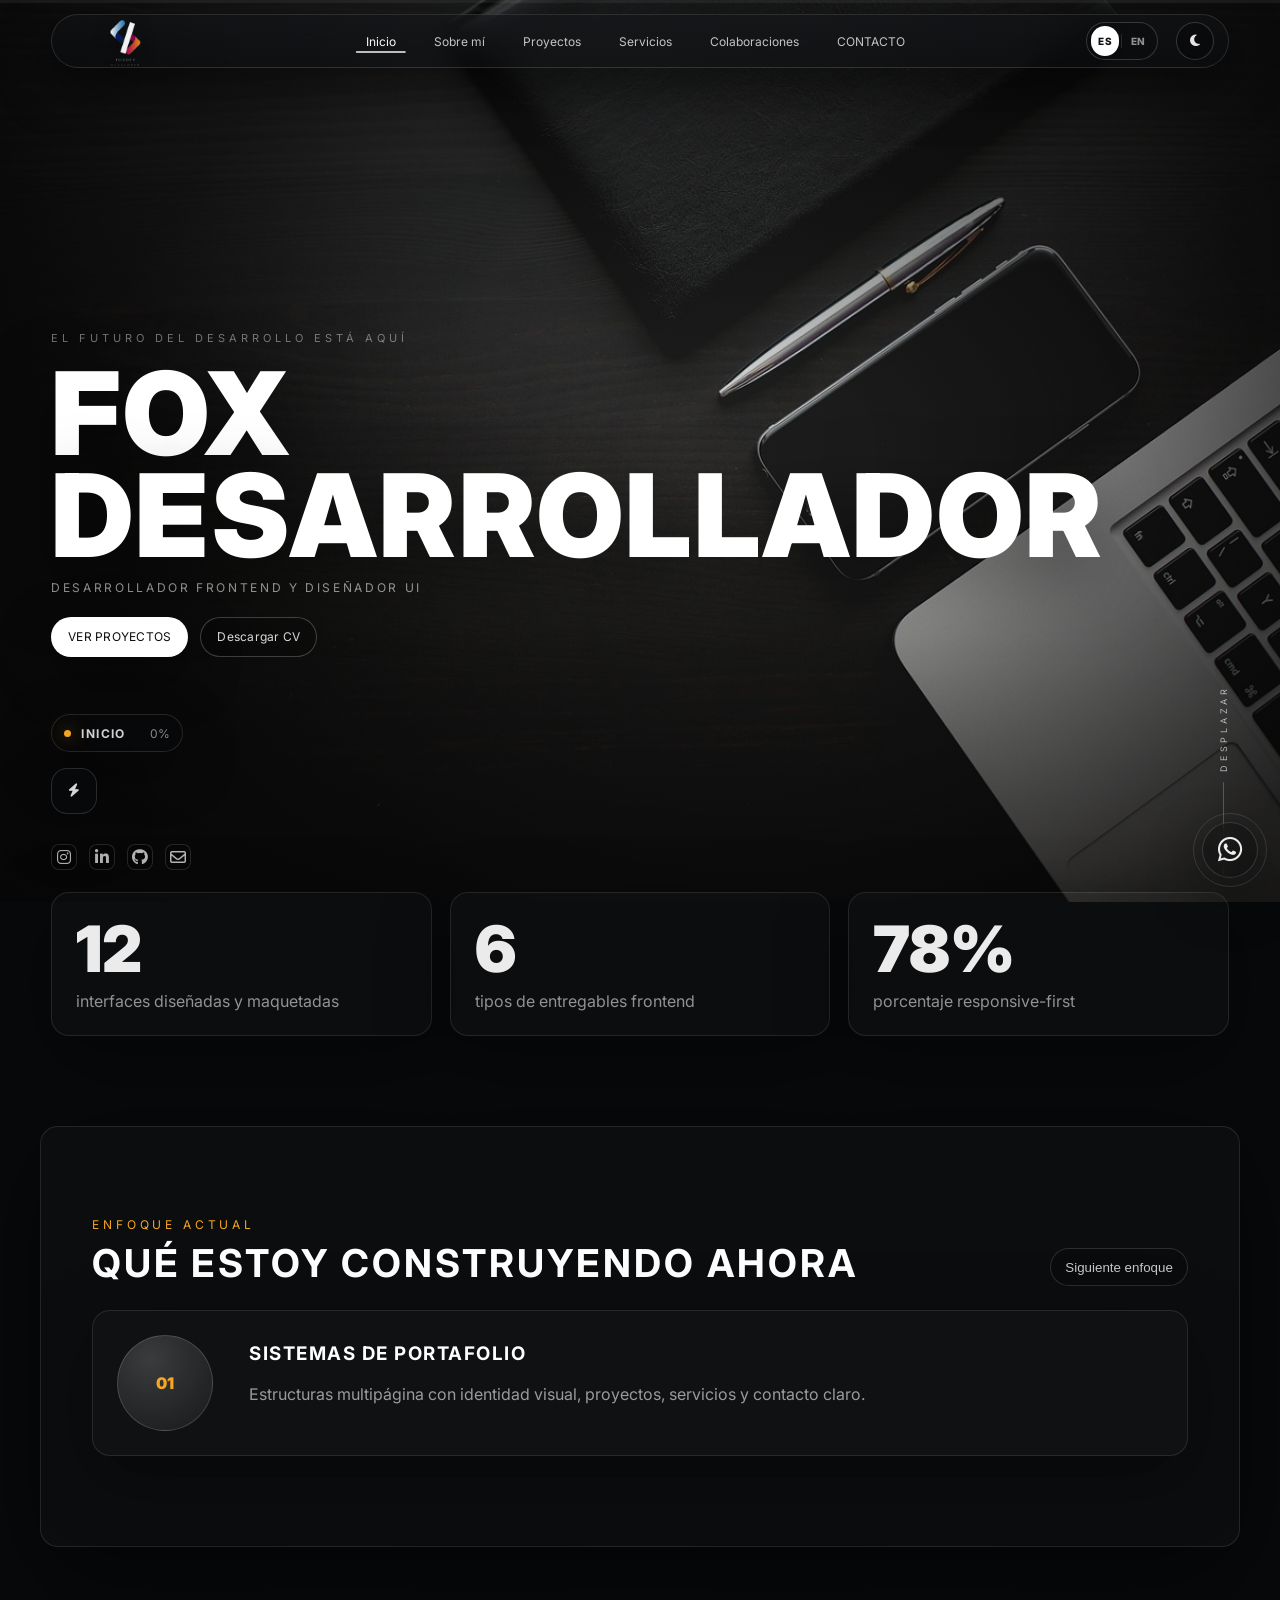
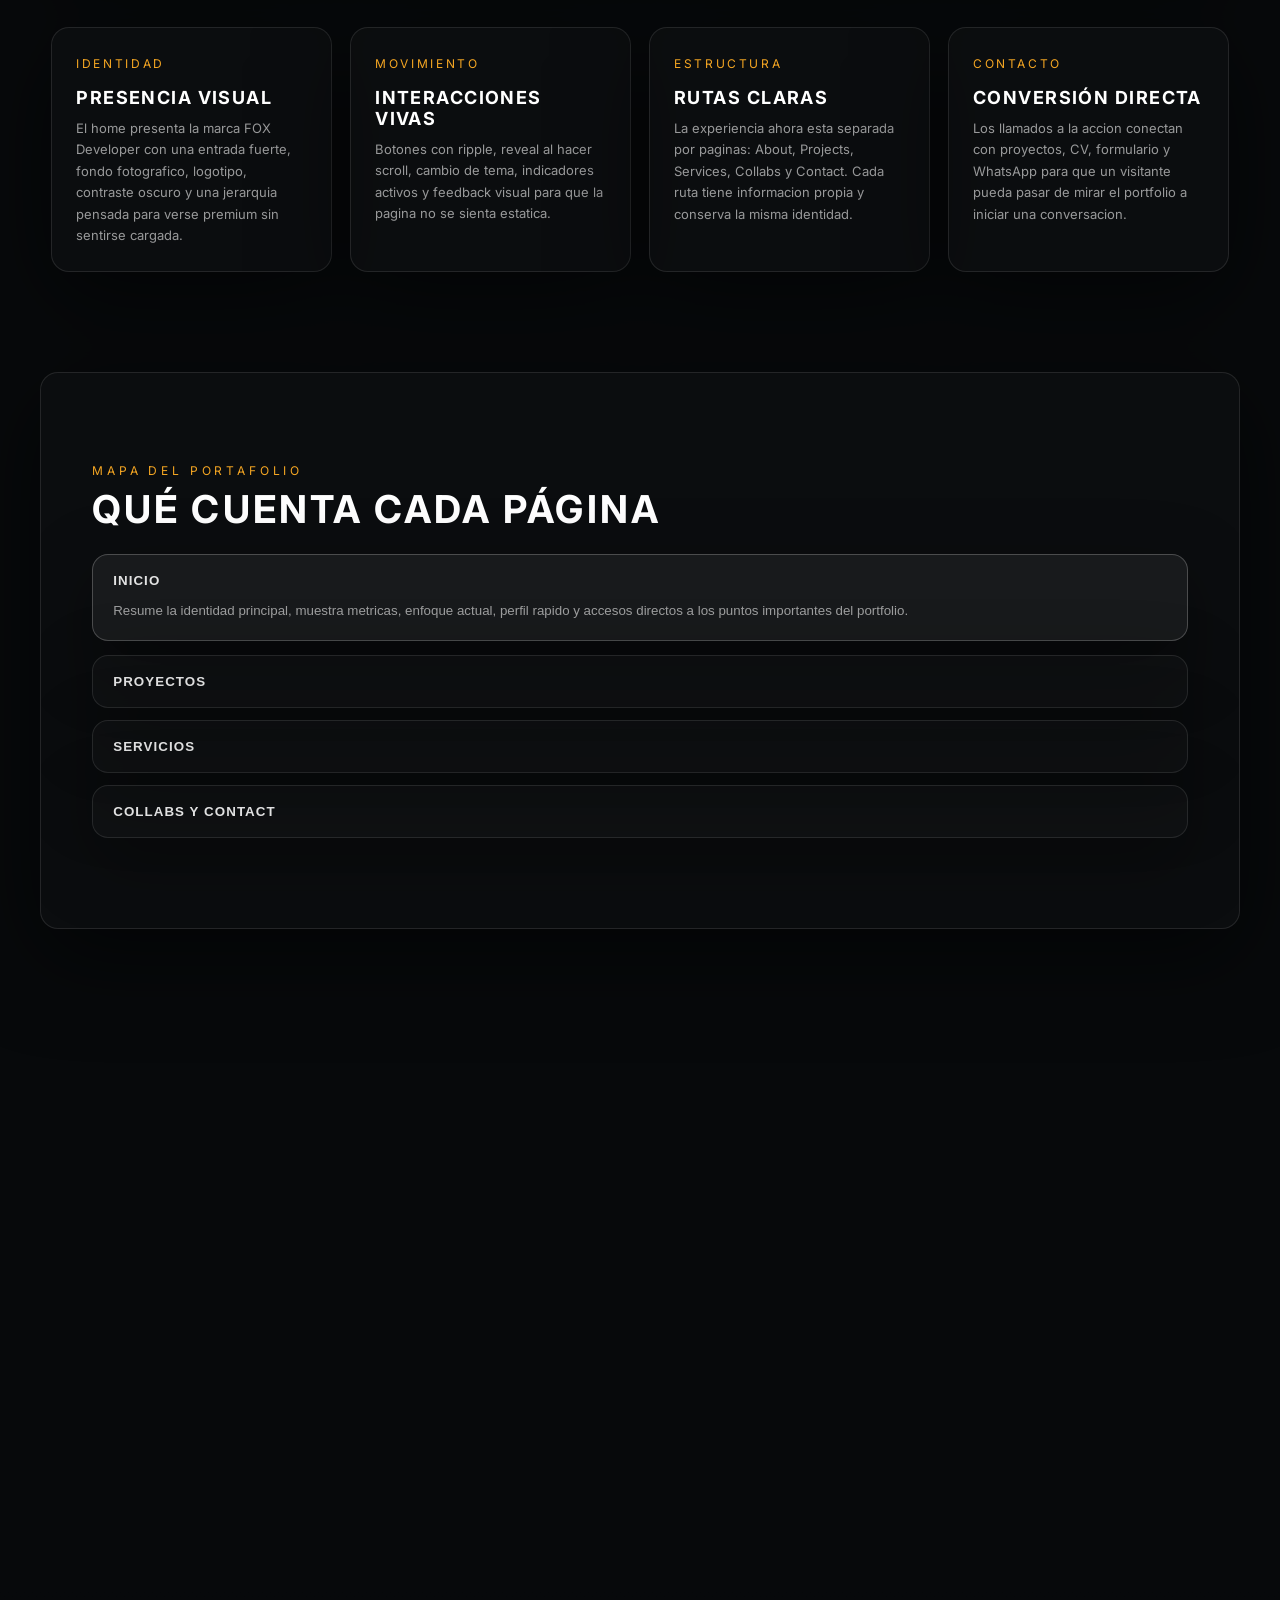
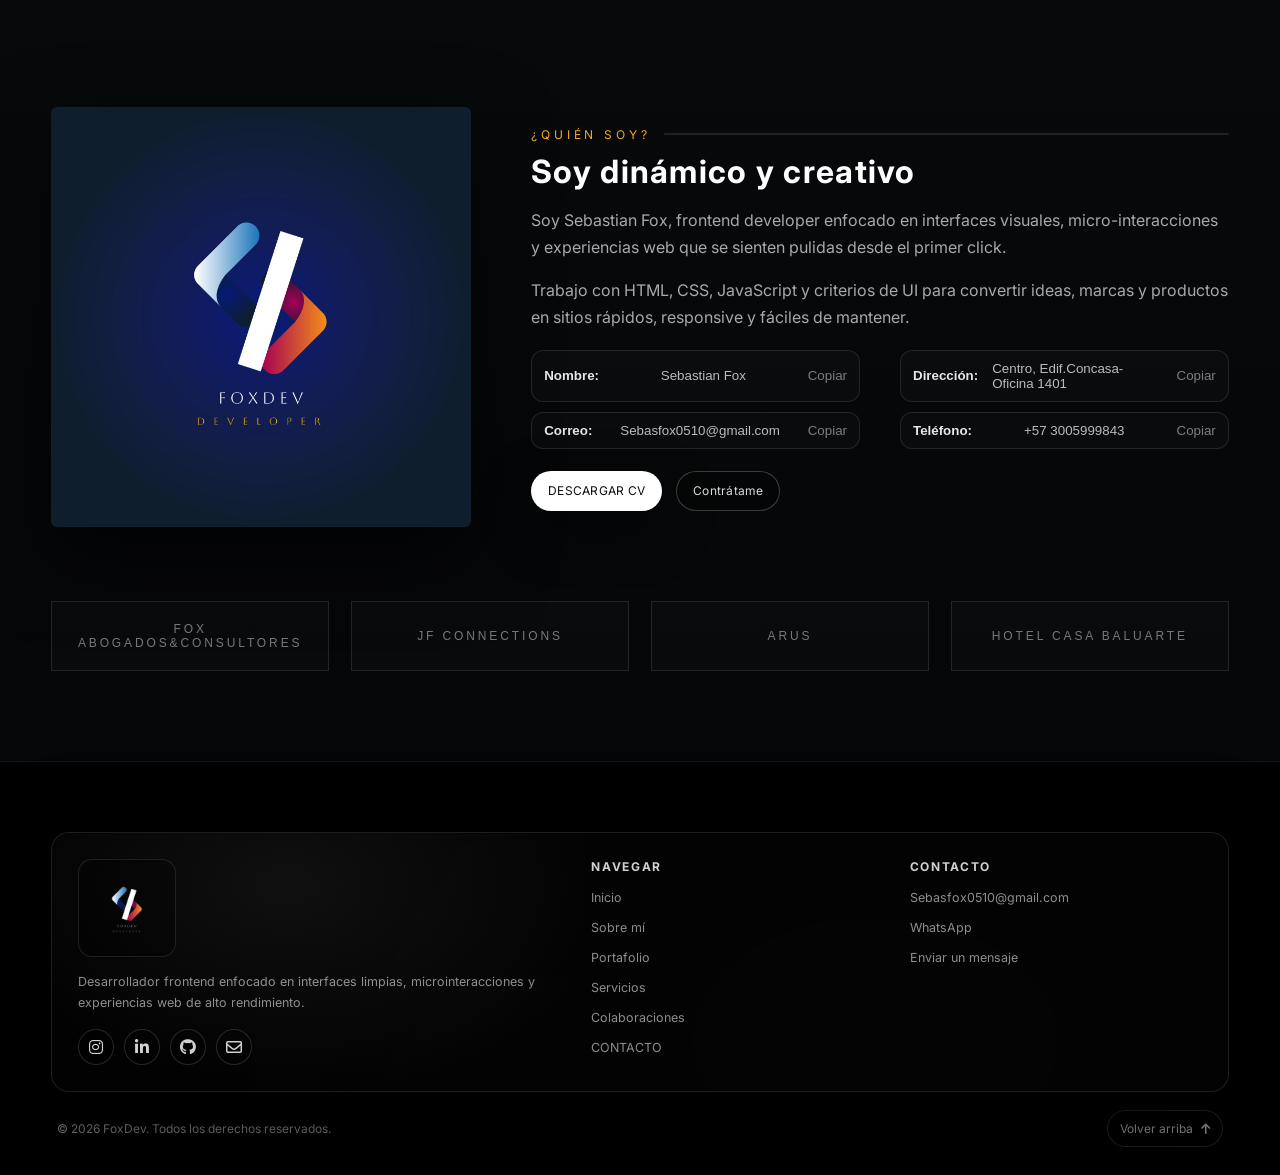
<file: index.html>
<!doctype html>
<html lang="es">
<head>
    <meta charset="utf-8">
    <meta name="viewport" content="width=device-width,initial-scale=1">
    <meta name="description" content="Portafolio frontend de FOX Developer con diseño UI, microinteracciones y experiencias web.">
    <meta property="og:title" content="FOX DEVELOPER">
    <meta property="og:description" content="Desarrollador frontend y diseñador UI.">
    <meta property="og:type" content="website">
    <meta property="og:image" content="assets/img/foxDev.jpeg">
    <meta name="twitter:card" content="summary_large_image">
    <title>FOX DEVELOPER | Home</title>
    <link rel="icon" type="image/jpg" href="assets/img/foxDev.jpeg">
    <link rel="preconnect" href="https://fonts.googleapis.com">
    <link rel="preconnect" href="https://fonts.gstatic.com" crossorigin>
    <link href="https://fonts.googleapis.com/css2?family=Inter:wght@300;400;500;600;700;800;900&display=swap" rel="stylesheet">
    <link rel="stylesheet" href="https://cdnjs.cloudflare.com/ajax/libs/font-awesome/6.5.0/css/all.min.css">
    <link rel="stylesheet" href="assets/css/main.css?v=20260727-responsive2">
    <script src="assets/js/i18n.js?v=20260727-analytics" defer></script>
    <script src="assets/js/main.js?v=20260727-analytics" defer></script>
</head>
<body>
    <div class="app" id="top">
        <div class="hero-bg" aria-hidden="true"></div>

        <header class="topbar">
            <div class="nav-pill">
                <div class="logo">
                    <a href="index.html">
                        <img src="assets/img/logoFox.png" alt="FOXDEV Logo" class="logo-img dark-logo">
                        <img src="assets/img/logoFox.png" alt="FOXDEV Logo Light" class="logo-img light-logo">
                    </a>
                    
                </div>
                <nav class="nav">
                    <a class="nav-link is-active" href="index.html" data-section="home">Home</a>
                    <a class="nav-link" href="about.html" data-section="about">About</a>
                    <a class="nav-link" href="projects.html" data-section="projects">Projects</a>
                    <a class="nav-link" href="services.html" data-section="services">Services</a>
                    <a class="nav-link" href="collabs.html" data-section="collaboration">Collabs</a>
                    <a class="nav-link" href="contact.html" data-section="contact">Contact</a>
                    <span class="nav-underline" aria-hidden="true"></span>
                </nav>
                <button class="theme-btn" id="themeBtn" aria-label="Cambiar tema" title="Cambiar tema">
                    <i class="fa-solid fa-moon"></i>
                </button>
            </div>
        </header>

        <main class="hero" id="home">
            <div class="hero-content">
                <div class="kicker">THE FUTURE OF DEVELOPMENT IS HERE</div>
                <h1 class="headline">
                    <span class="headline word1">FOX</span>
                    <span class="headline word2">DEVELOPER</span>
                </h1>
                <div class="subline">FRONTEND DEVELOPER &amp; UI DESIGNER</div>
                <div class="cta-row">
                    <a class="btn btn-primary" href="projects.html" id="viewProjectsBtn">View Projects</a>
                    <a class="btn btn-ghost" href="assets/CV.pdf" id="downloadResumeBtn" download>Download Resume</a>
                </div>
            </div>
            <nav class="bottom-left SocialLinks SocialLinks--compact" aria-label="Social links">
                <a class="icon-btn SocialLinks-item" href="https://www.instagram.com/foxdeveloper_?igsh=M21qdjg2MnJ4czg1&amp;utm_source=qr" target="_blank" rel="noopener noreferrer" aria-label="Instagram" title="Instagram"><i class="fa-brands fa-instagram" aria-hidden="true"></i></a>
                <a class="icon-btn SocialLinks-item" href="https://www.linkedin.com/in/sebastian-fox-644816232" target="_blank" rel="noopener noreferrer" aria-label="LinkedIn" title="LinkedIn"><i class="fa-brands fa-linkedin-in" aria-hidden="true"></i></a>
                <a class="icon-btn SocialLinks-item" href="https://github.com/sebastianFox05" target="_blank" rel="noopener noreferrer" aria-label="GitHub" title="GitHub"><i class="fa-brands fa-github" aria-hidden="true"></i></a>
                <a class="icon-btn SocialLinks-item" href="mailto:Sebasfox0510@gmail.com" aria-label="Correo" title="Correo"><i class="fa-regular fa-envelope" aria-hidden="true"></i></a>
            </nav>
            <div class="scroll-indicator" aria-hidden="true">
                <div class="scroll-text">SCROLL</div>
                <div class="scroll-line"></div>
            </div>
        </main>

        <section class="metrics-strip" data-reveal>
            <article class="metric-card"><span class="metric-value" data-count="12">0</span><p>interfaces diseñadas y maquetadas</p></article>
            <article class="metric-card"><span class="metric-value" data-count="6">0</span><p>tipos de entregables frontend</p></article>
            <article class="metric-card"><span class="metric-value" data-count="100">0</span><p>porcentaje responsive-first</p></article>
        </section>

        <section class="portfolio-panel" data-reveal>
            <div class="panel-head">
                <div><div class="panel-kicker">CURRENT FOCUS</div><h2 class="panel-title">Que estoy construyendo ahora</h2></div>
                <button class="panel-btn" type="button" id="focusNext">Next focus</button>
            </div>
            <div class="focus-board" id="focusBoard">
                <div class="focus-orb"><span id="focusNumber">01</span></div>
                <div>
                    <h3 id="focusTitle">Portfolio systems</h3>
                    <p id="focusText">Estructuras multipagina con identidad visual, proyectos, servicios y contacto claro.</p>
                </div>
            </div>
        </section>

        <section class="info-grid" data-reveal>
            <article class="info-card"><span>Identity</span><h2>Presencia visual</h2><p>El home presenta la marca FOX Developer con una entrada fuerte, fondo fotografico, logotipo, contraste oscuro y una jerarquia pensada para verse premium sin sentirse cargada.</p></article>
            <article class="info-card"><span>Motion</span><h2>Interacciones vivas</h2><p>Botones con ripple, reveal al hacer scroll, cambio de tema, indicadores activos y feedback visual para que la pagina no se sienta estatica.</p></article>
            <article class="info-card"><span>Structure</span><h2>Rutas claras</h2><p>La experiencia ahora esta separada por paginas: About, Projects, Services, Collabs y Contact. Cada ruta tiene informacion propia y conserva la misma identidad.</p></article>
            <article class="info-card"><span>Contact</span><h2>Conversion directa</h2><p>Los llamados a la accion conectan con proyectos, CV, formulario y WhatsApp para que un visitante pueda pasar de mirar el portfolio a iniciar una conversacion.</p></article>
        </section>

        <section class="portfolio-panel" data-reveal>
            <div class="panel-head">
                <div><div class="panel-kicker">PORTFOLIO MAP</div><h2 class="panel-title">Que cuenta cada pagina</h2></div>
            </div>
            <div class="faq-list">
                <button class="faq-item active" type="button"><span>Home</span><p>Resume la identidad principal, muestra metricas, enfoque actual, perfil rapido y accesos directos a los puntos importantes del portfolio.</p></button>
                <button class="faq-item" type="button"><span>Projects</span><p>Presenta el carrusel visual, filtros por tipo de proyecto y una lectura mas clara de como se piensa cada caso desde UX, codigo y salida a produccion.</p></button>
                <button class="faq-item" type="button"><span>Services</span><p>Explica lo que se puede contratar, incluye un estimador interactivo y divide los servicios en paquetes para aterrizar el alcance.</p></button>
                <button class="faq-item" type="button"><span>Collabs y Contact</span><p>Ordena las formas de colaborar, muestra demos interactivas y facilita enviar un mensaje con contexto suficiente para arrancar.</p></button>
            </div>
        </section>

        <section class="portfolio-panel" data-reveal>
            <div class="panel-head">
                <div><div class="panel-kicker">QUALITY CHECK</div><h2 class="panel-title">Que reviso antes de entregar</h2></div>
            </div>
            <div class="info-grid">
                <article class="info-card"><span>01</span><h2>Contenido</h2><p>Que el mensaje principal sea claro, que cada seccion tenga una razon y que los llamados a la accion no compitan entre si.</p></article>
                <article class="info-card"><span>02</span><h2>Responsive</h2><p>Que la interfaz respire en escritorio, tablet y movil; sin textos cortados, tarjetas deformadas o navegacion incomoda.</p></article>
                <article class="info-card"><span>03</span><h2>Accesibilidad</h2><p>Que botones, enlaces, labels, contraste y foco sean utilizables, especialmente en formularios, navegacion y modales.</p></article>
                <article class="info-card"><span>04</span><h2>Performance</h2><p>Que los assets esten controlados, el JavaScript sea ligero y la pagina cargue rapido sin depender de efectos innecesarios.</p></article>
            </div>
        </section>

        <section class="about-section" id="about" data-reveal>
            <div class="about-wrapper">
                <div class="about-image" id="aboutTilt" data-reveal>
                    <img src="assets/img/foxDev.jpeg" alt="Profile">
                    <div class="about-glow" aria-hidden="true"></div>
                </div>
                <div class="about-content" data-reveal>
                    <div class="about-kicker">
                        WHO AM I?
                        <span class="about-progress" aria-hidden="true"></span>
                    </div>
                    <h2 class="about-title" data-type="I am Dynamic and Creative">I am Dynamic and Creative</h2>
                    <p>Soy Sebastian Fox, frontend developer enfocado en interfaces visuales, micro-interacciones y experiencias web que se sienten pulidas desde el primer click.</p>
                    <p>Trabajo con HTML, CSS, JavaScript y criterios de UI para convertir ideas, marcas y productos en sitios rapidos, responsive y faciles de mantener.</p>
                    <div class="about-data">
                        <button class="data-chip" type="button" data-copy="Sebastian Fox" aria-label="Copy Name"><strong>Name:</strong> Sebastian Fox <span class="chip-ico">copy</span></button>
                        <button class="data-chip" type="button" data-copy="Centro, Edif.Concasa-Oficina 1401" aria-label="Copy Address"><strong>Address:</strong> Centro, Edif.Concasa-Oficina 1401 <span class="chip-ico">copy</span></button>
                        <button class="data-chip" type="button" data-copy="Sebasfox0510@gmail.com" aria-label="Copy Email"><strong>Email:</strong> Sebasfox0510@gmail.com <span class="chip-ico">copy</span></button>
                        <button class="data-chip" type="button" data-copy="+57 3005999843" aria-label="Copy Phone"><strong>Phone:</strong> +57 3005999843 <span class="chip-ico">copy</span></button>
                    </div>
                    <div class="about-buttons">
                        <a class="btn btn-primary" href="assets/CV.pdf" id="downloadCvBtn">DOWNLOAD CV</a>
                        <a class="btn btn-ghost" href="contact.html" id="hireMeBtn">HIRE ME</a>
                    </div>
                </div>
            </div>
            <div class="about-brands" data-reveal>
                <button class="brand" type="button" data-brand="FOX ABOGADOS&CONSULTORES">FOX <br>ABOGADOS&CONSULTORES</button>
                <button class="brand" type="button" data-brand="JF CONNECTIONS">JF CONNECTIONS</button>
                <button class="brand" type="button" data-brand="ARUS">ARUS</button>
                <button class="brand" type="button" data-brand="HOTEL CASA BALUARTE">HOTEL CASA BALUARTE</button>
            </div>
        </section>

        <div class="toast" id="toast" role="status" aria-live="polite"></div>
    </div>

    <a href="https://wa.me/573005999843?text=Hola%20FoxDev%2C%20quiero%20cotizar%20un%20proyecto." class="wa-float" target="_blank" rel="noopener noreferrer" aria-label="Chatear por WhatsApp" title="WhatsApp" id="waFloat">
        <span class="wa-ping" aria-hidden="true"></span>
        <span class="wa-tooltip" role="tooltip">Escribenos en WhatsApp</span>
        <i class="fa-brands fa-whatsapp" aria-hidden="true"></i>
    </a>

    <footer class="ft" id="footer">
        <div class="ft-wrap">
            <div class="ft-top">
                <div class="ft-brand">
                    <div class="ft-logo ft-logo-foxdev">
                        <img src="assets/img/logoFox.png" alt="FOXDEV Logo" draggable="false">
                    </div>
                    <p class="ft-desc">Frontend developer focused on clean UI, micro-interactions, and performant web experiences.</p>
                    <div class="ft-social SocialLinks" aria-label="Social links">
                        <a class="ft-ic SocialLinks-item" href="https://www.instagram.com/foxdeveloper_?igsh=M21qdjg2MnJ4czg1&amp;utm_source=qr" target="_blank" rel="noopener noreferrer" aria-label="Instagram" title="Instagram"><i class="fa-brands fa-instagram" aria-hidden="true"></i></a>
                        <a class="ft-ic SocialLinks-item" href="https://www.linkedin.com/in/sebastian-fox-644816232" target="_blank" rel="noopener noreferrer" aria-label="LinkedIn" title="LinkedIn"><i class="fa-brands fa-linkedin-in" aria-hidden="true"></i></a>
                        <a class="ft-ic SocialLinks-item" href="https://github.com/sebastianFox05" target="_blank" rel="noopener noreferrer" aria-label="GitHub" title="GitHub"><i class="fa-brands fa-github" aria-hidden="true"></i></a>
                        <a class="ft-ic SocialLinks-item" href="mailto:Sebasfox0510@gmail.com" aria-label="Correo" title="Correo"><i class="fa-regular fa-envelope" aria-hidden="true"></i></a>
                    </div>
                </div>
                <div class="ft-col">
                    <h4 class="ft-title">Navigate</h4>
                    <ul class="ft-links">
                        <li><a href="index.html">Home</a></li>
                        <li><a href="about.html">About</a></li>
                        <li><a href="projects.html">Portfolio</a></li>
                        <li><a href="services.html">Services</a></li>
                        <li><a href="collabs.html">Collabs</a></li>
                        <li><a href="contact.html">Contact</a></li>
                    </ul>
                </div>
                <div class="ft-col">
                    <h4 class="ft-title">Contact</h4>
                    <ul class="ft-links">
                        <li><a href="mailto:Sebasfox0510@gmail.com">Sebasfox0510@gmail.com</a></li>
                        <li><a href="https://wa.me/573005999843" target="_blank" rel="noopener noreferrer">WhatsApp</a></li>
                        <li><a href="contact.html">Send a message</a></li>
                    </ul>
                </div>
            </div>
            <div class="ft-bottom">
                <span class="ft-copy">&copy; <span id="ftYear"></span> FoxDev. All rights reserved.</span>
                <a class="ft-toplink" href="#home" aria-label="Back to top">Back to top <i class="fa-solid fa-arrow-up"></i></a>
            </div>
        </div>
    </footer>
</body>
</html>
</file>
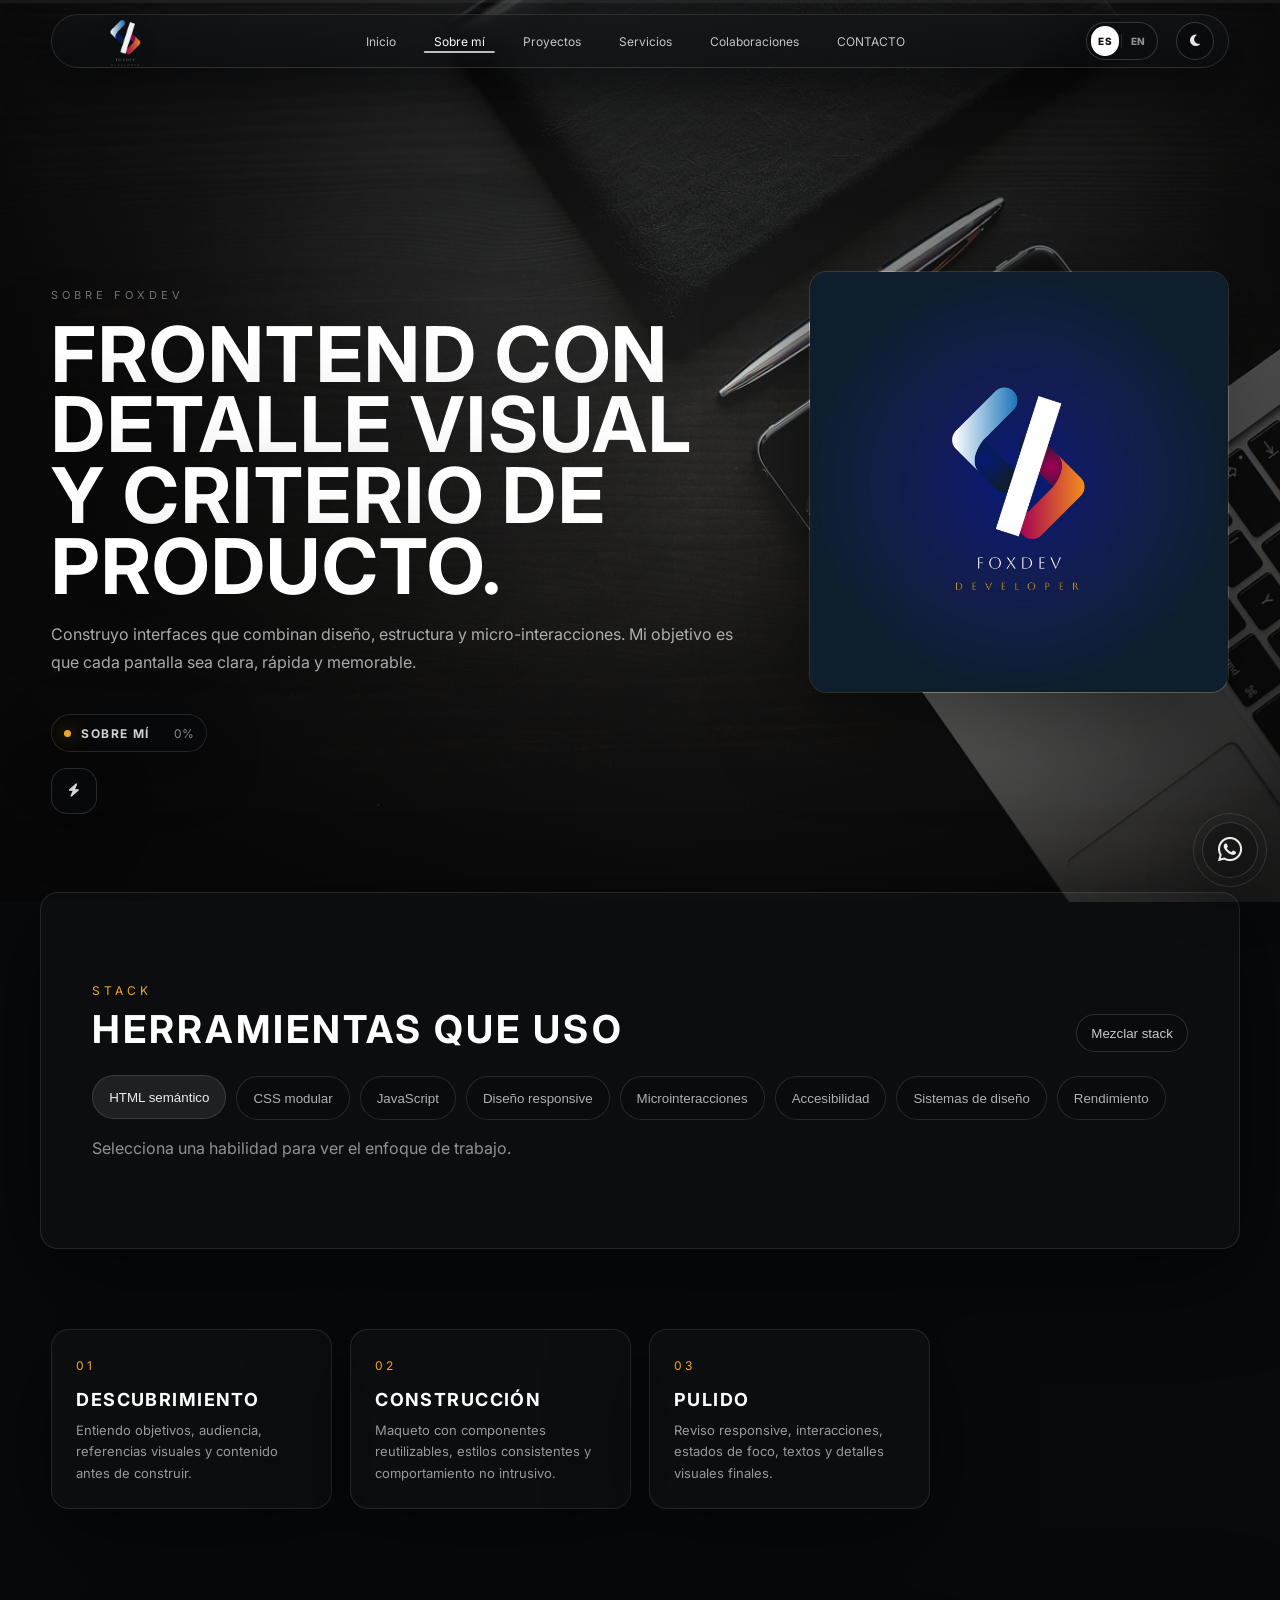
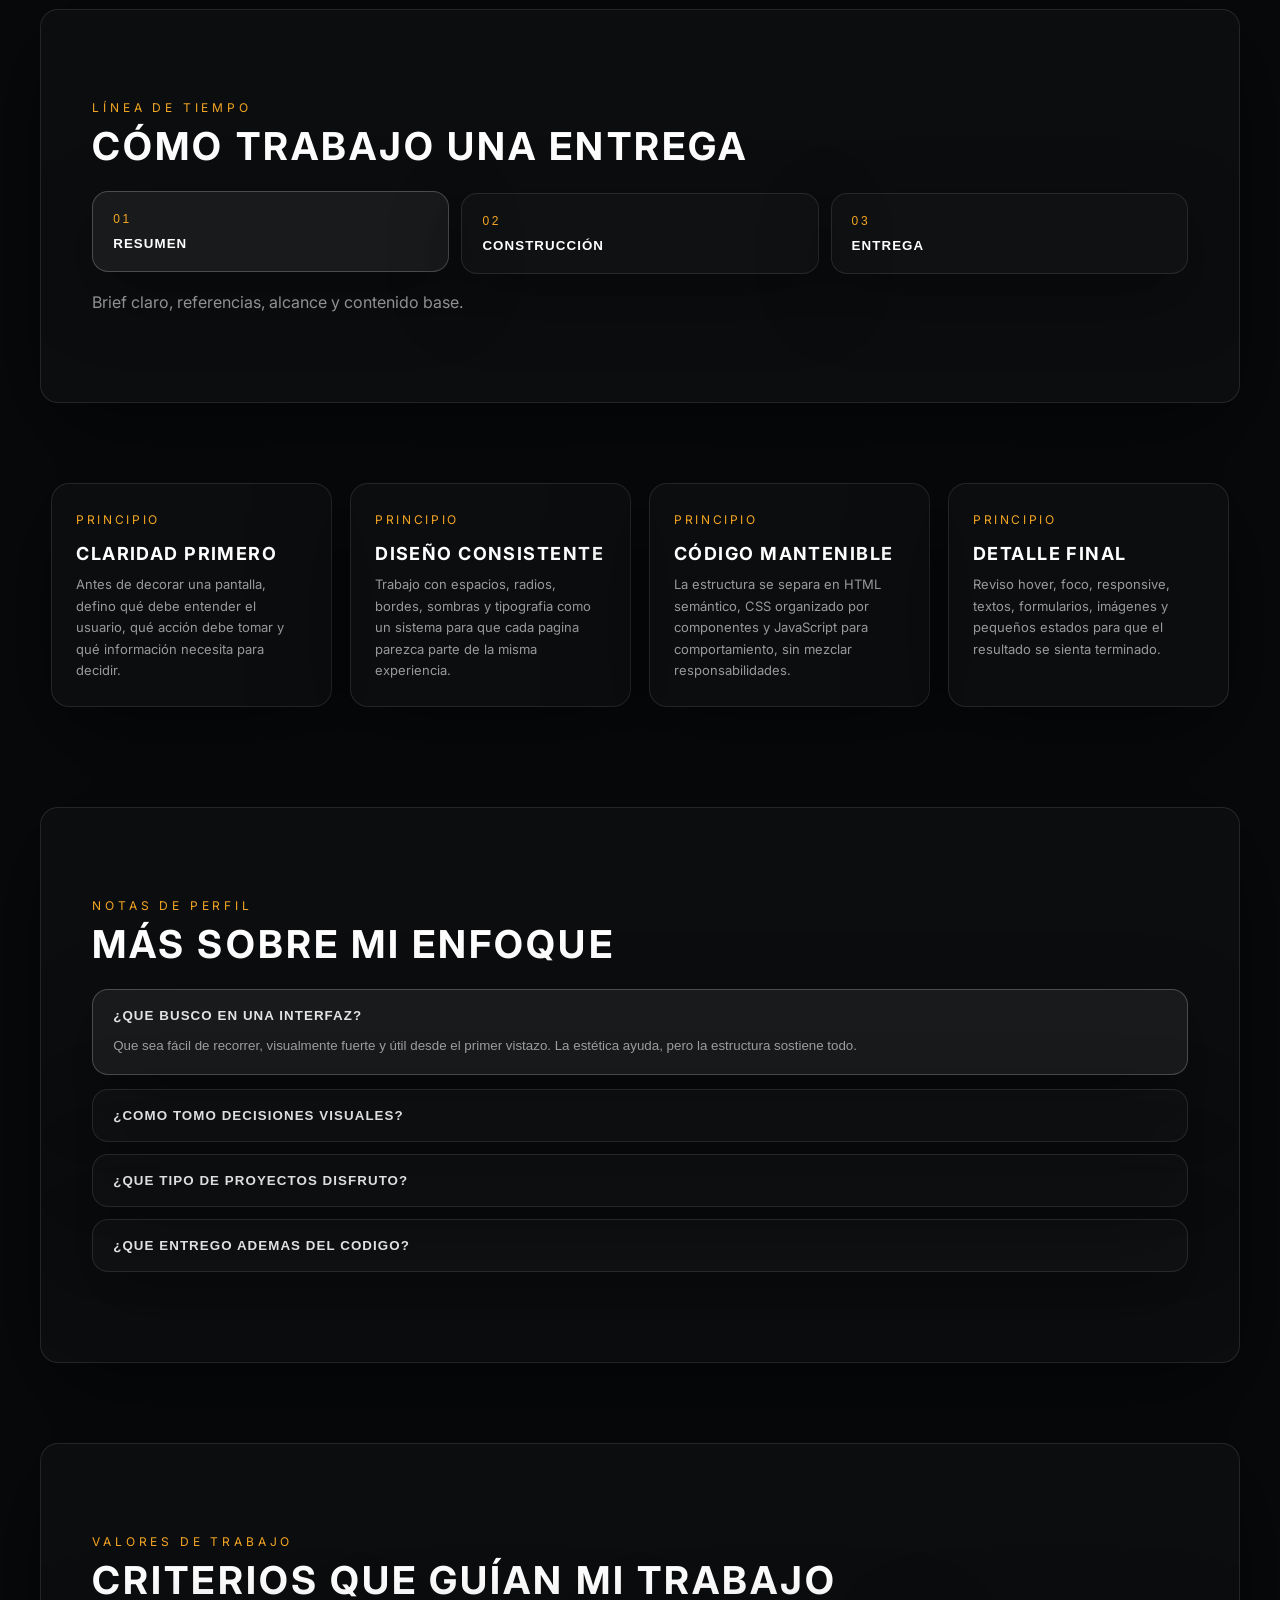
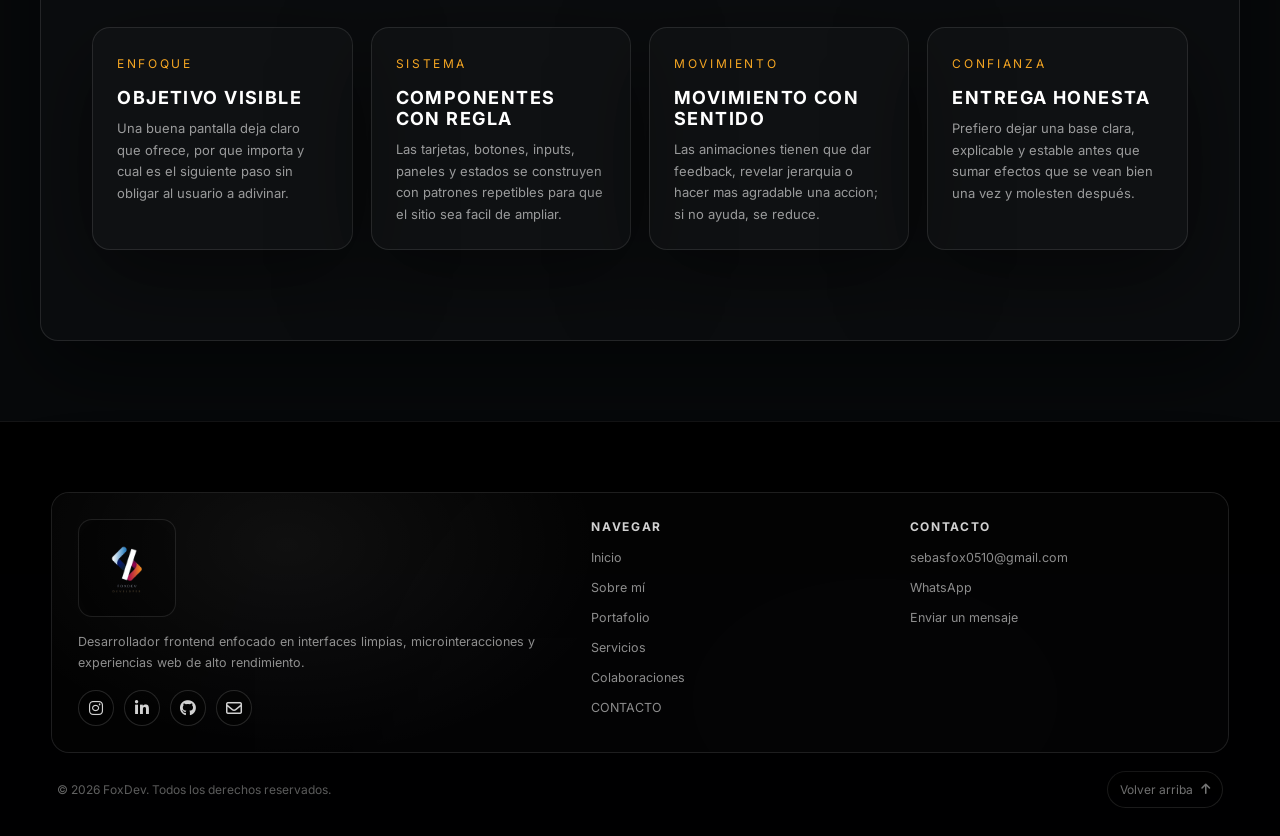
<file: about.html>
<!doctype html>
<html lang="es">
<head>
    <meta charset="utf-8">
    <meta name="viewport" content="width=device-width,initial-scale=1">
    <meta name="description" content="Sobre Sebastian Fox, desarrollador frontend y diseñador UI.">
    <meta property="og:title" content="FOX DEVELOPER | About">
    <meta property="og:description" content="Perfil, stack y forma de trabajo de FOX Developer.">
    <meta property="og:type" content="website">
    <meta property="og:image" content="assets/img/foxDev.jpeg">
    <meta name="twitter:card" content="summary_large_image">
    <title>FOX DEVELOPER | About</title>
    <link rel="icon" type="image/jpg" href="assets/img/foxDev.jpeg">
    <link rel="preconnect" href="https://fonts.googleapis.com">
    <link rel="preconnect" href="https://fonts.gstatic.com" crossorigin>
    <link href="https://fonts.googleapis.com/css2?family=Inter:wght@300;400;500;600;700;800;900&display=swap" rel="stylesheet">
    <link rel="stylesheet" href="https://cdnjs.cloudflare.com/ajax/libs/font-awesome/6.5.0/css/all.min.css">
    <link rel="stylesheet" href="assets/css/main.css?v=20260727-responsive2">
    <script src="assets/js/i18n.js?v=20260727-analytics" defer></script>
    <script src="assets/js/main.js?v=20260727-analytics" defer></script>
</head>
<body>
    <div class="app" id="top">
        <div class="hero-bg" aria-hidden="true"></div>
        <header class="topbar">
            <div class="nav-pill">
                <div class="logo">
                    <a href="index.html">
                        <img src="assets/img/logoFox.png" alt="FOXDEV Logo" class="logo-img dark-logo">
                        <img src="assets/img/logoFox.png" alt="FOXDEV Logo Light" class="logo-img light-logo">
                    </a>
                    
                </div>
                <nav class="nav">
                    <a class="nav-link" href="index.html" data-section="home">Home</a>
                    <a class="nav-link is-active" href="about.html" data-section="about">About</a>
                    <a class="nav-link" href="projects.html" data-section="projects">Projects</a>
                    <a class="nav-link" href="services.html" data-section="services">Services</a>
                    <a class="nav-link" href="collabs.html" data-section="collaboration">Collabs</a>
                    <a class="nav-link" href="contact.html" data-section="contact">Contact</a>
                    <span class="nav-underline" aria-hidden="true"></span>
                </nav>
                <button class="theme-btn" id="themeBtn" aria-label="Cambiar tema" title="Cambiar tema"><i class="fa-solid fa-moon"></i></button>
            </div>
        </header>

        <main>
            <section class="page-hero" id="about" data-reveal>
                <div class="page-hero-copy">
                    <div class="kicker">ABOUT FOXDEV</div>
                    <h1 class="page-title">Frontend con detalle visual y criterio de producto.</h1>
                    <p class="page-lead">Construyo interfaces que combinan diseño, estructura y micro-interacciones. Mi objetivo es que cada pantalla sea clara, rápida y memorable.</p>
                </div>
                <div class="page-hero-media" id="aboutTilt">
                    <img src="assets/img/foxDev.jpeg" alt="Retrato de Sebastian Fox">
                    <div class="about-glow" aria-hidden="true"></div>
                </div>
            </section>

            <section class="portfolio-panel" data-reveal>
                <div class="panel-head">
                    <div><div class="panel-kicker">STACK</div><h2 class="panel-title">Herramientas que uso</h2></div>
                    <button class="panel-btn" type="button" id="stackShuffle">Shuffle stack</button>
                </div>
                <div class="skill-cloud" id="skillCloud">
                    <button class="skill-pill active" type="button">HTML semantico</button>
                    <button class="skill-pill" type="button">CSS modular</button>
                    <button class="skill-pill" type="button">JavaScript</button>
                    <button class="skill-pill" type="button">Responsive UI</button>
                    <button class="skill-pill" type="button">Micro-interactions</button>
                    <button class="skill-pill" type="button">Accesibilidad</button>
                    <button class="skill-pill" type="button">Design systems</button>
                    <button class="skill-pill" type="button">Performance</button>
                </div>
                <p class="panel-note" id="skillNote">Selecciona una habilidad para ver el enfoque de trabajo.</p>
            </section>

            <section class="info-grid" data-reveal>
                <article class="info-card"><span>01</span><h2>Discovery</h2><p>Entiendo objetivos, audiencia, referencias visuales y contenido antes de construir.</p></article>
                <article class="info-card"><span>02</span><h2>Build</h2><p>Maqueto con componentes reutilizables, estilos consistentes y comportamiento no intrusivo.</p></article>
                <article class="info-card"><span>03</span><h2>Polish</h2><p>Reviso responsive, interacciones, estados de foco, textos y detalles visuales finales.</p></article>
            </section>

            <section class="portfolio-panel" data-reveal>
                <div class="panel-head">
                    <div><div class="panel-kicker">TIMELINE</div><h2 class="panel-title">Como trabajo una entrega</h2></div>
                </div>
                <div class="timeline-list">
                    <button class="timeline-item active" type="button" data-timeline="Brief claro, referencias, alcance y contenido base."><span>01</span><strong>Brief</strong></button>
                    <button class="timeline-item" type="button" data-timeline="Maquetacion por secciones, responsive y estados interactivos."><span>02</span><strong>Construccion</strong></button>
                    <button class="timeline-item" type="button" data-timeline="Pulido visual, accesibilidad, SEO tecnico y revision final."><span>03</span><strong>Entrega</strong></button>
                </div>
                <p class="panel-note" id="timelineNote">Brief claro, referencias, alcance y contenido base.</p>
            </section>

            <section class="info-grid" data-reveal>
                <article class="info-card"><span>Principle</span><h2>Claridad primero</h2><p>Antes de decorar una pantalla, defino que debe entender el usuario, que accion debe tomar y que informacion necesita para decidir.</p></article>
                <article class="info-card"><span>Principle</span><h2>Diseño consistente</h2><p>Trabajo con espacios, radios, bordes, sombras y tipografia como un sistema para que cada pagina parezca parte de la misma experiencia.</p></article>
                <article class="info-card"><span>Principle</span><h2>Codigo mantenible</h2><p>La estructura se separa en HTML semantico, CSS organizado por componentes y JavaScript para comportamiento, sin mezclar responsabilidades.</p></article>
                <article class="info-card"><span>Principle</span><h2>Detalle final</h2><p>Reviso hover, foco, responsive, textos, formularios, imagenes y pequenos estados para que el resultado se sienta terminado.</p></article>
            </section>

            <section class="portfolio-panel" data-reveal>
                <div class="panel-head">
                    <div><div class="panel-kicker">PROFILE NOTES</div><h2 class="panel-title">Mas sobre mi enfoque</h2></div>
                </div>
                <div class="faq-list">
                    <button class="faq-item active" type="button"><span>Que busco en una interfaz?</span><p>Que sea facil de recorrer, visualmente fuerte y util desde el primer vistazo. La estetica ayuda, pero la estructura sostiene todo.</p></button>
                    <button class="faq-item" type="button"><span>Como tomo decisiones visuales?</span><p>Uso referencias, mood, contraste, jerarquia y tipo de usuario. Cada color, espacio o animacion tiene que apoyar una intencion.</p></button>
                    <button class="faq-item" type="button"><span>Que tipo de proyectos disfruto?</span><p>Portfolios, marcas personales, landings de servicios, dashboards conceptuales y sitios donde las microinteracciones hacen que la marca se sienta mas viva.</p></button>
                    <button class="faq-item" type="button"><span>Que entrego ademas del codigo?</span><p>Una estructura entendible, assets organizados, rutas claras, contenido distribuido por pagina y recomendaciones para seguir creciendo el sitio.</p></button>
                </div>
            </section>

            <section class="portfolio-panel" data-reveal>
                <div class="panel-head">
                    <div><div class="panel-kicker">WORK VALUES</div><h2 class="panel-title">Criterios que guian mi trabajo</h2></div>
                </div>
                <div class="info-grid">
                    <article class="info-card"><span>Focus</span><h2>Objetivo visible</h2><p>Una buena pantalla deja claro que ofrece, por que importa y cual es el siguiente paso sin obligar al usuario a adivinar.</p></article>
                    <article class="info-card"><span>System</span><h2>Componentes con regla</h2><p>Las tarjetas, botones, inputs, paneles y estados se construyen con patrones repetibles para que el sitio sea facil de ampliar.</p></article>
                    <article class="info-card"><span>Motion</span><h2>Movimiento con sentido</h2><p>Las animaciones tienen que dar feedback, revelar jerarquia o hacer mas agradable una accion; si no ayuda, se reduce.</p></article>
                    <article class="info-card"><span>Trust</span><h2>Entrega honesta</h2><p>Prefiero dejar una base clara, explicable y estable antes que sumar efectos que se vean bien una vez y molesten despues.</p></article>
                </div>
            </section>
        </main>
        <div class="toast" id="toast" role="status" aria-live="polite"></div>
    </div>
    <a href="https://wa.me/573005999843?text=Hola%20FoxDev%2C%20quiero%20cotizar%20un%20proyecto." class="wa-float" target="_blank" rel="noopener noreferrer" aria-label="Chatear por WhatsApp" title="WhatsApp" id="waFloat"><span class="wa-ping" aria-hidden="true"></span><span class="wa-tooltip" role="tooltip">Escribenos en WhatsApp</span><i class="fa-brands fa-whatsapp" aria-hidden="true"></i></a>
    <footer class="ft" id="footer"><div class="ft-wrap"><div class="ft-top"><div class="ft-brand"><div class="ft-logo ft-logo-foxdev"><img src="assets/img/logoFox.png" alt="FOXDEV Logo" draggable="false"></div><p class="ft-desc">Frontend developer focused on clean UI, micro-interactions, and performant web experiences.</p><div class="ft-social SocialLinks" aria-label="Social links"><a class="ft-ic SocialLinks-item" href="https://www.instagram.com/foxdeveloper_?igsh=M21qdjg2MnJ4czg1&amp;utm_source=qr" target="_blank" rel="noopener noreferrer" aria-label="Instagram" title="Instagram"><i class="fa-brands fa-instagram" aria-hidden="true"></i></a><a class="ft-ic SocialLinks-item" href="https://www.linkedin.com/in/sebastian-fox-644816232" target="_blank" rel="noopener noreferrer" aria-label="LinkedIn" title="LinkedIn"><i class="fa-brands fa-linkedin-in" aria-hidden="true"></i></a><a class="ft-ic SocialLinks-item" href="https://github.com/sebastianFox05" target="_blank" rel="noopener noreferrer" aria-label="GitHub" title="GitHub"><i class="fa-brands fa-github" aria-hidden="true"></i></a><a class="ft-ic SocialLinks-item" href="mailto:Sebasfox0510@gmail.com" aria-label="Correo" title="Correo"><i class="fa-regular fa-envelope" aria-hidden="true"></i></a></div></div><div class="ft-col"><h4 class="ft-title">Navigate</h4><ul class="ft-links"><li><a href="index.html">Home</a></li><li><a href="about.html">About</a></li><li><a href="projects.html">Portfolio</a></li><li><a href="services.html">Services</a></li><li><a href="collabs.html">Collabs</a></li><li><a href="contact.html">Contact</a></li></ul></div><div class="ft-col"><h4 class="ft-title">Contact</h4><ul class="ft-links"><li><a href="mailto:sebasfox0510@gmail.com">sebasfox0510@gmail.com</a></li><li><a href="https://wa.me/573005999843" target="_blank" rel="noopener noreferrer">WhatsApp</a></li><li><a href="contact.html">Send a message</a></li></ul></div></div><div class="ft-bottom"><span class="ft-copy">&copy; <span id="ftYear"></span> FoxDev. All rights reserved.</span><a class="ft-toplink" href="#top" aria-label="Back to top">Back to top <i class="fa-solid fa-arrow-up"></i></a></div></div></footer>
</body>
</html>
</file>
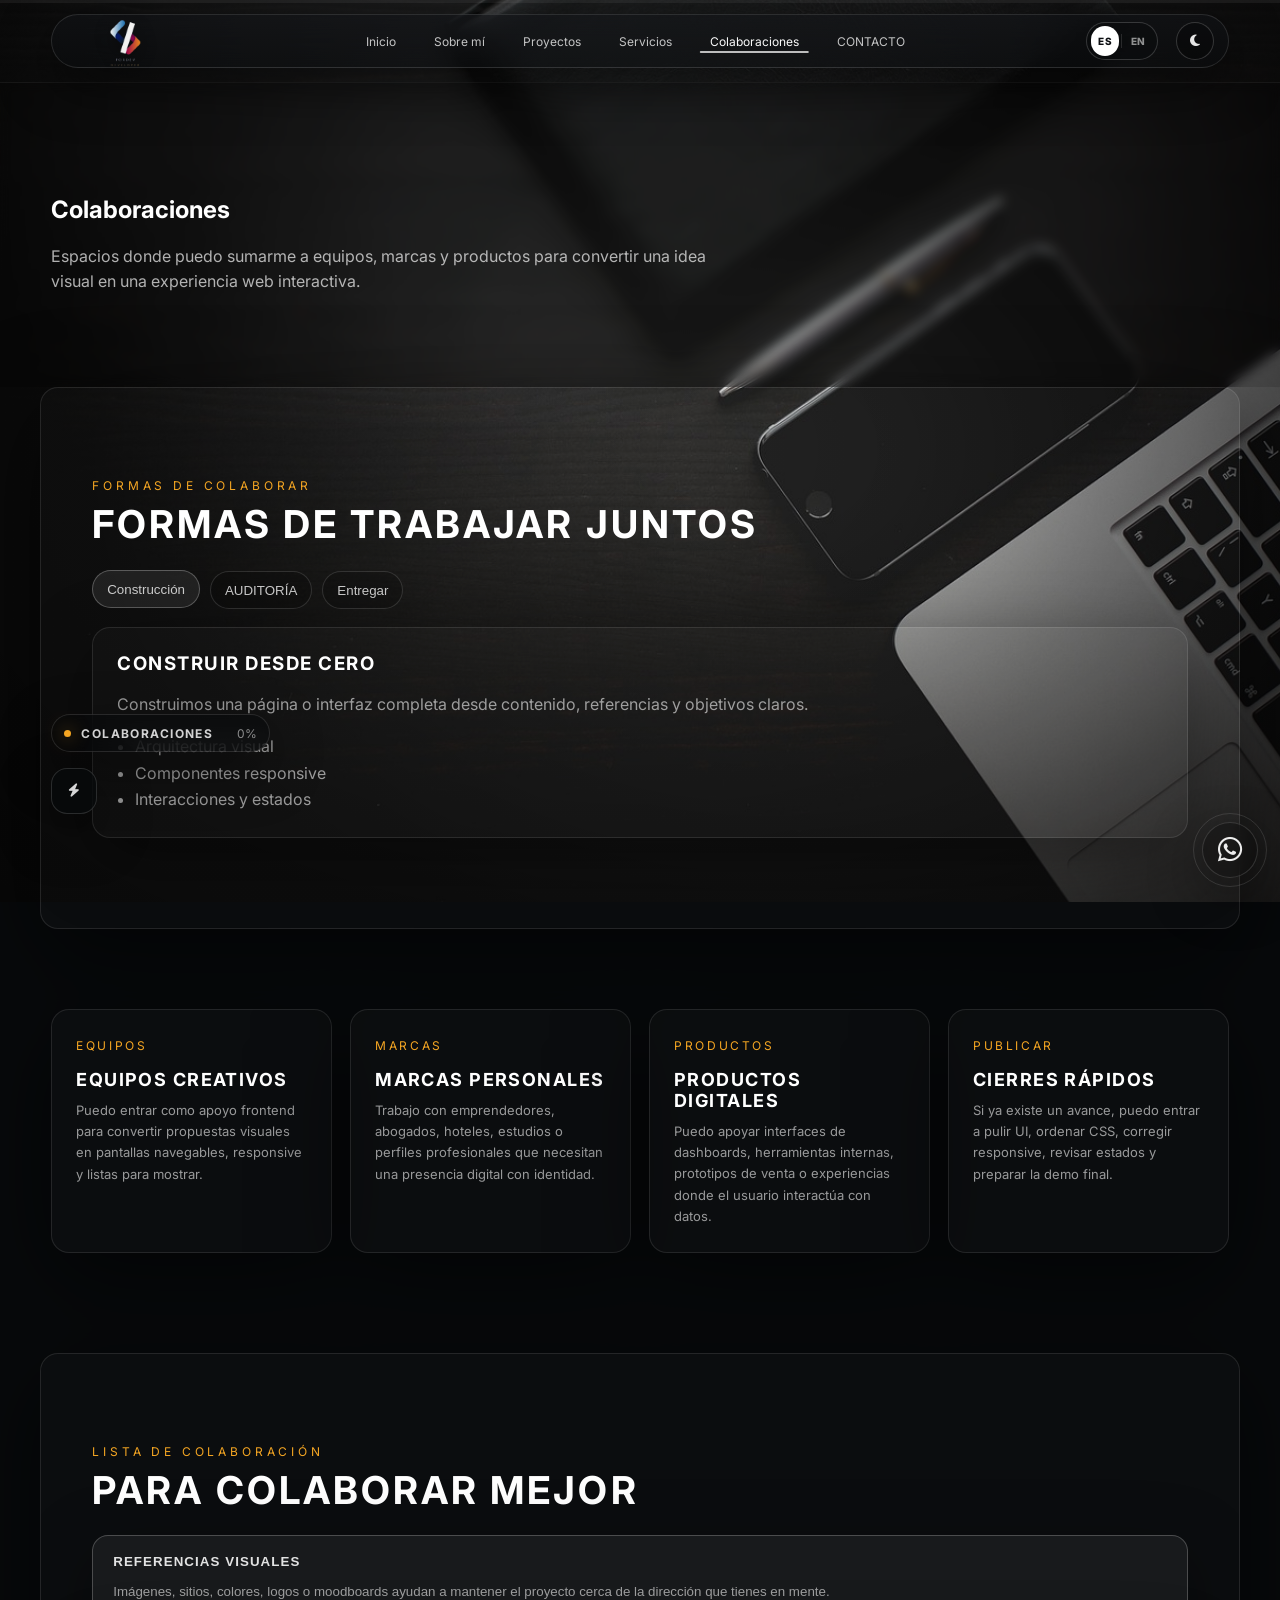
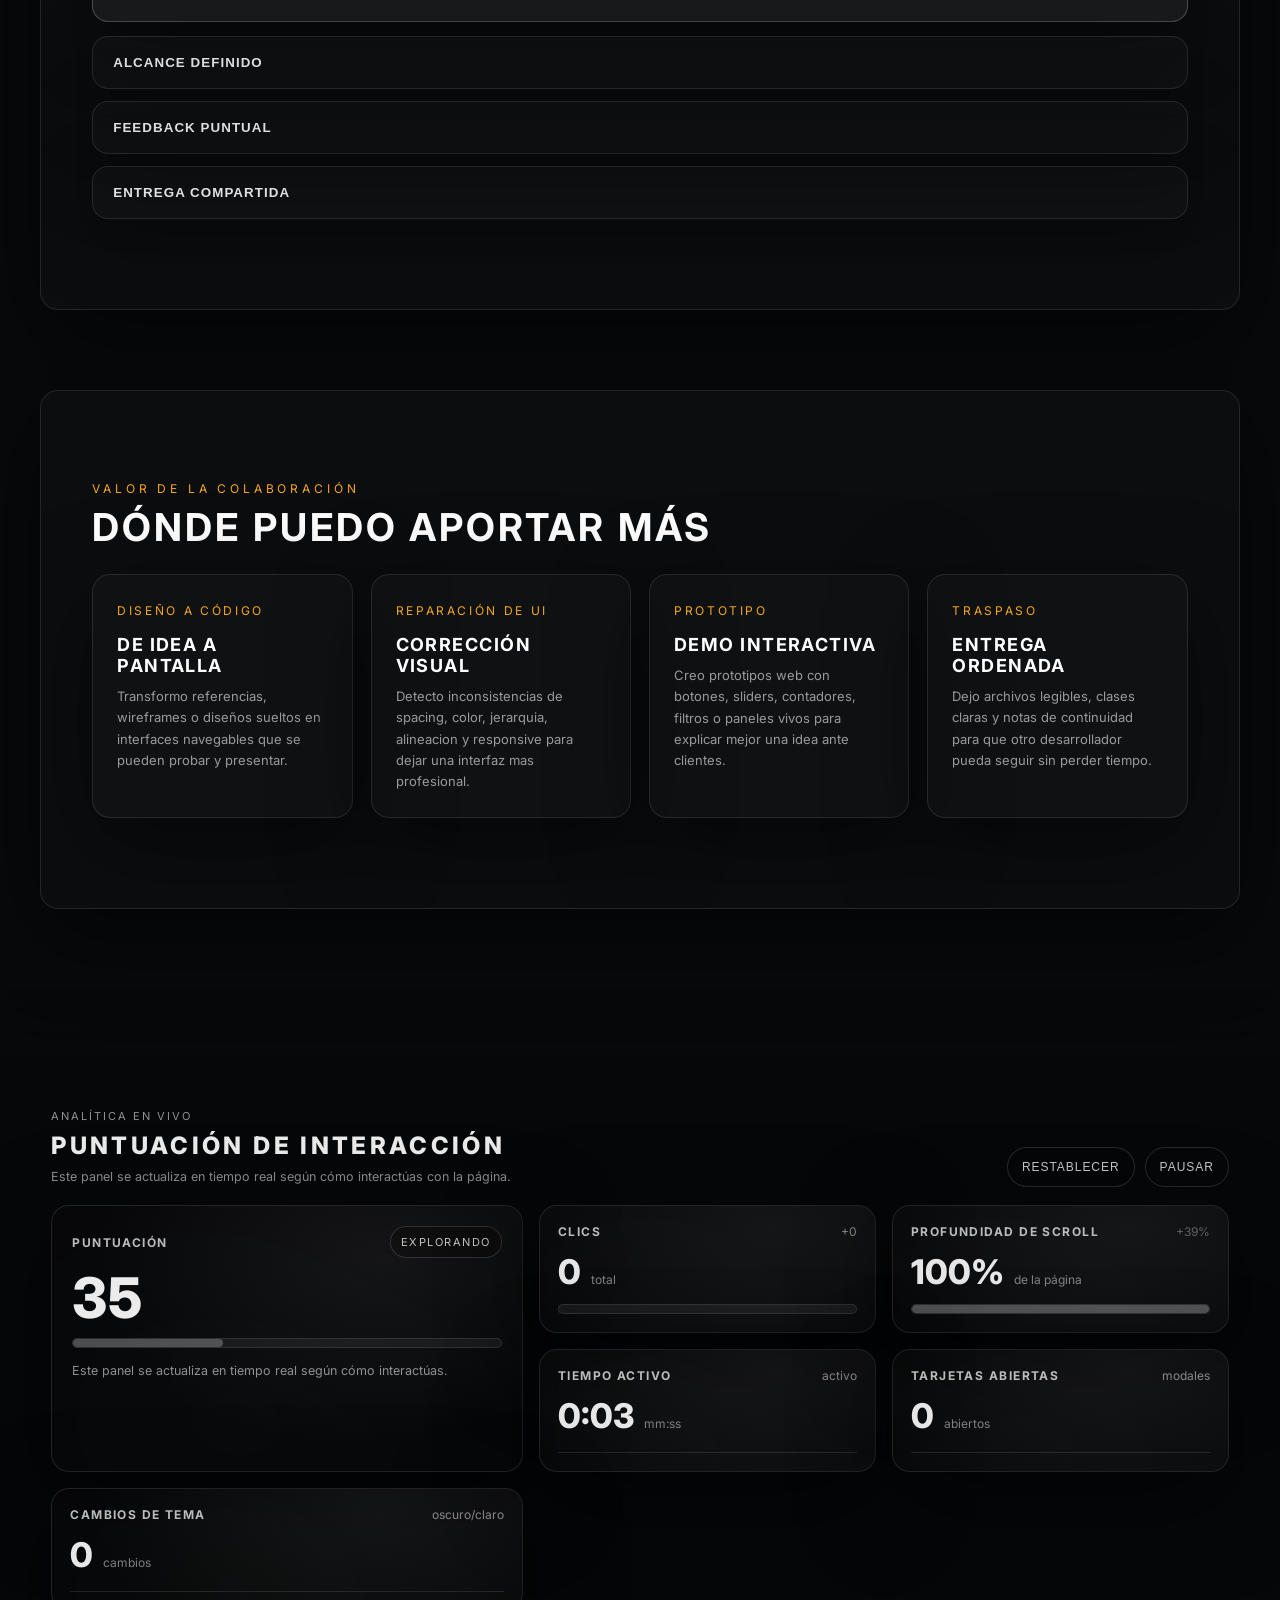
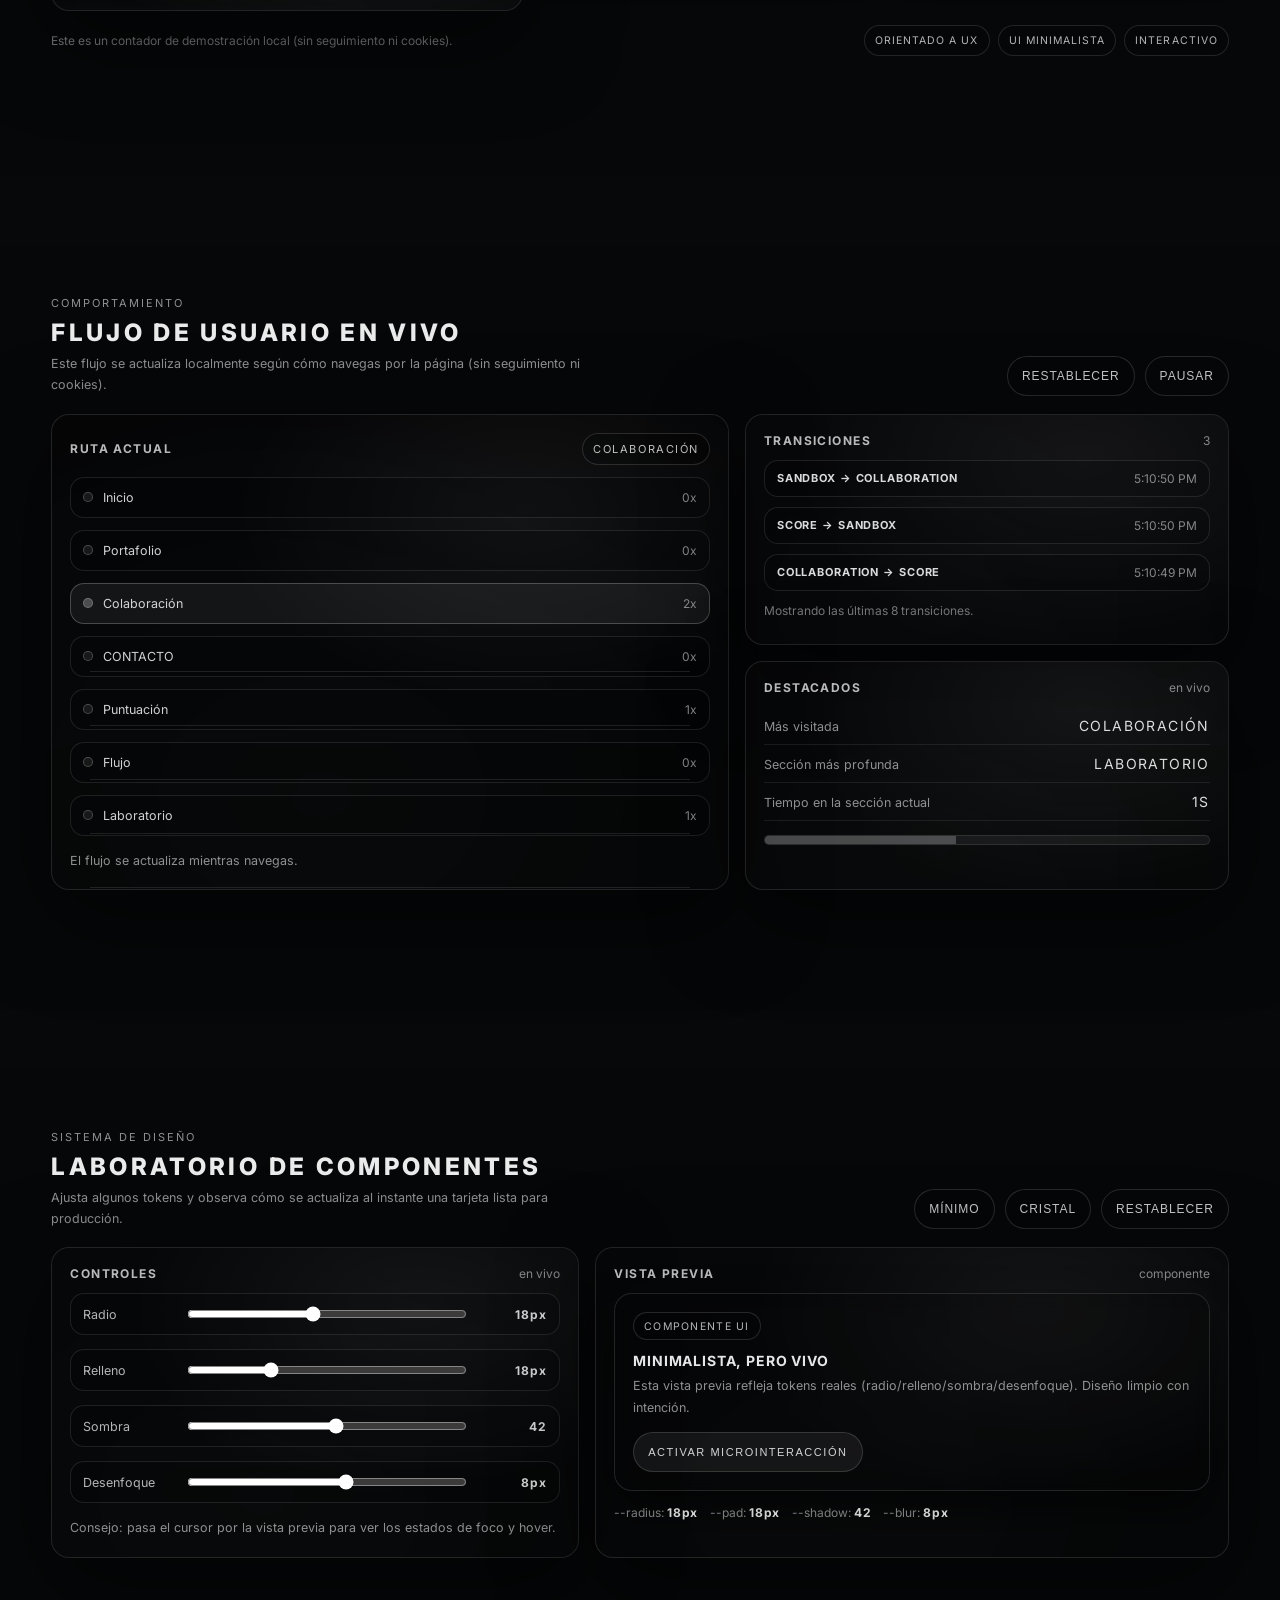
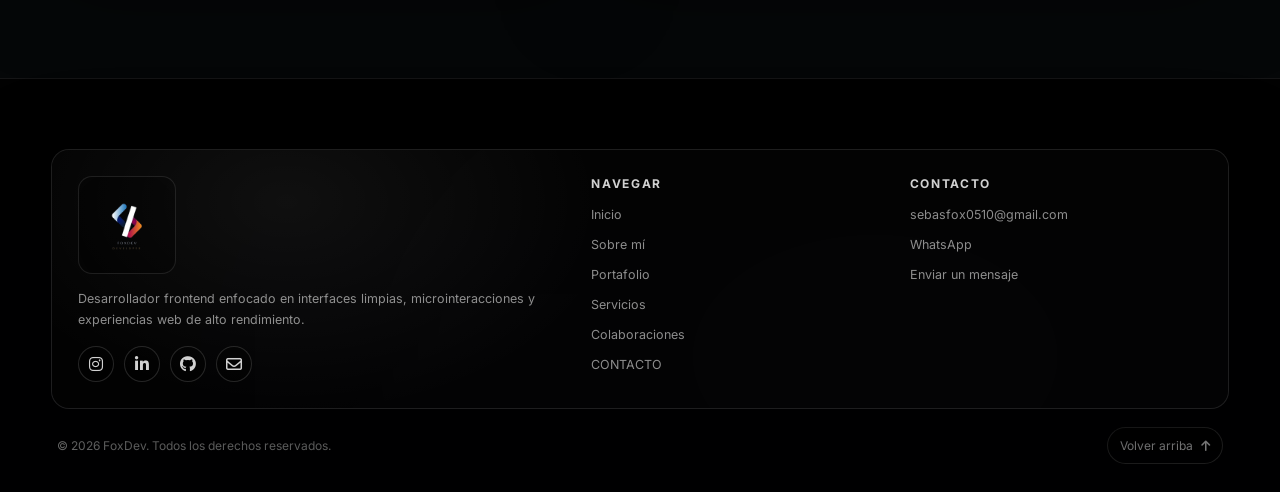
<file: collabs.html>
<!doctype html>
<html lang="es">
<head>
    <meta charset="utf-8">
    <meta name="viewport" content="width=device-width,initial-scale=1">
    <meta name="description" content="Colaboración con FOX Developer mediante paneles interactivos, analítica en vivo y laboratorio de componentes.">
    <meta property="og:title" content="FOX DEVELOPER | Collaboration">
    <meta property="og:description" content="Colaboraciones y experimentos interactivos de FOX Developer.">
    <meta property="og:type" content="website">
    <meta property="og:image" content="assets/img/fondo3.jpg">
    <meta name="twitter:card" content="summary_large_image">
    <title>FOX DEVELOPER | Collaboration</title>
    <link rel="icon" type="image/jpg" href="assets/img/foxDev.jpeg">
    <link rel="preconnect" href="https://fonts.googleapis.com">
    <link rel="preconnect" href="https://fonts.gstatic.com" crossorigin>
    <link href="https://fonts.googleapis.com/css2?family=Inter:wght@300;400;500;600;700;800;900&display=swap" rel="stylesheet">
    <link rel="stylesheet" href="https://cdnjs.cloudflare.com/ajax/libs/font-awesome/6.5.0/css/all.min.css">
    <link rel="stylesheet" href="assets/css/main.css?v=20260727-responsive2">
    <script src="assets/js/i18n.js?v=20260727-analytics" defer></script>
    <script src="assets/js/main.js?v=20260727-analytics" defer></script>
</head>
<body>
    <div class="app" id="top">
        <div class="hero-bg" aria-hidden="true"></div>
        <header class="topbar">
            <div class="nav-pill">
                <div class="logo">
                    <a href="index.html">
                        <img src="assets/img/logoFox.png" alt="FOXDEV Logo" class="logo-img dark-logo">
                        <img src="assets/img/logoFox.png" alt="FOXDEV Logo Light" class="logo-img light-logo">
                    </a>
                    
                </div>
                <nav class="nav">
                    <a class="nav-link" href="index.html" data-section="home">Home</a>
                    <a class="nav-link" href="about.html" data-section="about">About</a>
                    <a class="nav-link" href="projects.html" data-section="projects">Projects</a>
                    <a class="nav-link" href="services.html" data-section="services">Services</a>
                    <a class="nav-link is-active" href="collabs.html" data-section="collaboration">Collabs</a>
                    <a class="nav-link" href="contact.html" data-section="contact">Contact</a>
                    <span class="nav-underline" aria-hidden="true"></span>
                </nav>
                <button class="theme-btn" id="themeBtn" aria-label="Cambiar tema" title="Cambiar tema"><i class="fa-solid fa-moon"></i></button>
            </div>
        </header>

        <main>
            <section class="section" id="collaboration" data-title="Collaboration">
                <div class="section-inner">
                    <h1>Collabs</h1>
                    <p>Espacios donde puedo sumarme a equipos, marcas y productos para convertir una idea visual en una experiencia web interactiva.</p>
                </div>
            </section>

            <section class="portfolio-panel" data-reveal>
                <div class="panel-head">
                    <div><div class="panel-kicker">COLLAB MODES</div><h2 class="panel-title">Formas de trabajar juntos</h2></div>
                </div>
                <div class="collab-tabs" id="collabTabs">
                    <button class="filter-chip active" type="button" data-collab="build">Build</button>
                    <button class="filter-chip" type="button" data-collab="audit">Audit</button>
                    <button class="filter-chip" type="button" data-collab="ship">Ship</button>
                </div>
                <div class="collab-panel" id="collabPanel">
                    <h3>Build from scratch</h3>
                    <p>Construimos una pagina o interfaz completa desde contenido, referencias y objetivos claros.</p>
                    <ul>
                        <li>Arquitectura visual</li>
                        <li>Componentes responsive</li>
                        <li>Interacciones y estados</li>
                    </ul>
                </div>
            </section>

            <section class="info-grid" data-reveal>
                <article class="info-card"><span>Teams</span><h2>Equipos creativos</h2><p>Puedo entrar como apoyo frontend para convertir propuestas visuales en pantallas navegables, responsive y listas para mostrar.</p></article>
                <article class="info-card"><span>Brands</span><h2>Marcas personales</h2><p>Trabajo con emprendedores, abogados, hoteles, estudios o perfiles profesionales que necesitan una presencia digital con identidad.</p></article>
                <article class="info-card"><span>Products</span><h2>Productos digitales</h2><p>Puedo apoyar interfaces de dashboards, herramientas internas, prototipos de venta o experiencias donde el usuario interactua con datos.</p></article>
                <article class="info-card"><span>Launch</span><h2>Cierres rapidos</h2><p>Si ya existe un avance, puedo entrar a pulir UI, ordenar CSS, corregir responsive, revisar estados y preparar la demo final.</p></article>
            </section>

            <section class="portfolio-panel" data-reveal>
                <div class="panel-head">
                    <div><div class="panel-kicker">COLLAB CHECKLIST</div><h2 class="panel-title">Para colaborar mejor</h2></div>
                </div>
                <div class="faq-list">
                    <button class="faq-item active" type="button"><span>Referencias visuales</span><p>Imagenes, sitios, colores, logos o moodboards ayudan a mantener el proyecto cerca de la direccion que tienes en mente.</p></button>
                    <button class="faq-item" type="button"><span>Alcance definido</span><p>Numero de paginas, secciones, formularios, efectos, contenido y fecha objetivo. Mientras mas claro sea el alcance, mas rapido se avanza.</p></button>
                    <button class="faq-item" type="button"><span>Feedback puntual</span><p>Los cambios funcionan mejor cuando se agrupan por prioridad: estructura, contenido, responsive, estilo visual e interacciones.</p></button>
                    <button class="faq-item" type="button"><span>Entrega compartida</span><p>El objetivo es dejar una pieza que el equipo pueda revisar, presentar, publicar o seguir ampliando sin perder consistencia.</p></button>
                </div>
            </section>

            <section class="portfolio-panel" data-reveal>
                <div class="panel-head">
                    <div><div class="panel-kicker">COLLAB VALUE</div><h2 class="panel-title">Donde puedo aportar mas</h2></div>
                </div>
                <div class="info-grid">
                    <article class="info-card"><span>Design to code</span><h2>De idea a pantalla</h2><p>Transformo referencias, wireframes o diseños sueltos en interfaces navegables que se pueden probar y presentar.</p></article>
                    <article class="info-card"><span>UI repair</span><h2>Correccion visual</h2><p>Detecto inconsistencias de spacing, color, jerarquia, alineacion y responsive para dejar una interfaz mas profesional.</p></article>
                    <article class="info-card"><span>Prototype</span><h2>Demo interactiva</h2><p>Creo prototipos web con botones, sliders, contadores, filtros o paneles vivos para explicar mejor una idea ante clientes.</p></article>
                    <article class="info-card"><span>Handoff</span><h2>Entrega ordenada</h2><p>Dejo archivos legibles, clases claras y notas de continuidad para que otro desarrollador pueda seguir sin perder tiempo.</p></article>
                </div>
            </section>

            <section class="isec" id="interaction-score" data-reveal>
                <div class="isec-wrap">
                    <header class="isec-head">
                        <div>
                            <div class="isec-kicker">LIVE ANALYTICS</div>
                            <h2 class="isec-title">INTERACTION SCORE</h2>
                            <p class="isec-sub">This panel updates in real time based on how you interact with the page.</p>
                        </div>
                        <div class="isec-actions">
                            <button class="isec-btn" type="button" id="isecReset">Reset</button>
                            <button class="isec-btn isec-btn-ghost" type="button" id="isecPause">Pause</button>
                        </div>
                    </header>
                    <div class="isec-grid">
                        <div class="isec-card isec-card-big">
                            <div class="isec-card-top"><div class="isec-label">Score</div><div class="isec-pill" id="isecMood">Calm</div></div>
                            <div class="isec-score"><div class="isec-score-num" id="isecScore">0</div><div class="isec-score-bar"><div class="isec-score-fill" id="isecScoreFill"></div></div></div>
                            <div class="isec-hint" id="isecHint">Tip: scroll and click around to see the score change.</div>
                        </div>
                        <div class="isec-card"><div class="isec-card-top"><div class="isec-label">Clicks</div><div class="isec-mini" id="isecClicksDelta">+0</div></div><div class="isec-metric"><div class="isec-value" id="isecClicks">0</div><div class="isec-unit">total</div></div><div class="isec-spark"><span id="isecClicksSpark"></span></div></div>
                        <div class="isec-card"><div class="isec-card-top"><div class="isec-label">Scroll depth</div><div class="isec-mini" id="isecScrollDelta">+0%</div></div><div class="isec-metric"><div class="isec-value" id="isecScroll">0%</div><div class="isec-unit">of page</div></div><div class="isec-progress"><div class="isec-progress-fill" id="isecScrollFill"></div></div></div>
                        <div class="isec-card"><div class="isec-card-top"><div class="isec-label">Time active</div><div class="isec-mini" id="isecFocus">active</div></div><div class="isec-metric"><div class="isec-value" id="isecTime">0:00</div><div class="isec-unit">mm:ss</div></div><div class="isec-hline"></div></div>
                        <div class="isec-card"><div class="isec-card-top"><div class="isec-label">Cards opened</div><div class="isec-mini">modals</div></div><div class="isec-metric"><div class="isec-value" id="isecModals">0</div><div class="isec-unit">opened</div></div><div class="isec-hline"></div></div>
                        <div class="isec-card"><div class="isec-card-top"><div class="isec-label">Theme toggles</div><div class="isec-mini">dark/light</div></div><div class="isec-metric"><div class="isec-value" id="isecThemes">0</div><div class="isec-unit">switches</div></div><div class="isec-hline"></div></div>
                    </div>
                    <div class="isec-footer">
                        <div class="isec-footnote">This is a local demo counter (no tracking, no cookies).</div>
                        <div class="isec-badges"><span class="isec-badge" id="isecBadge1">UX-minded</span><span class="isec-badge" id="isecBadge2">Minimal UI</span><span class="isec-badge" id="isecBadge3">Interactive</span></div>
                    </div>
                </div>
            </section>

            <section class="flow" id="live-flow" data-reveal>
                <div class="flow-wrap">
                    <header class="flow-head">
                        <div><div class="flow-kicker">BEHAVIOR</div><h2 class="flow-title">LIVE USER FLOW</h2><p class="flow-sub">This flow updates locally based on how you navigate the page (no tracking, no cookies).</p></div>
                        <div class="flow-actions"><button class="flow-btn" type="button" id="flowReset">Reset</button><button class="flow-btn flow-btn-ghost" type="button" id="flowPause">Pause</button></div>
                    </header>
                    <div class="flow-grid">
                        <div class="flow-card flow-map" aria-label="Live flow map"><div class="flow-map-top"><div class="flow-label">Current route</div><div class="flow-pill" id="flowNow">Home</div></div><div class="flow-nodes" id="flowNodes"></div><div class="flow-edges" id="flowEdges"></div><div class="flow-hint" id="flowHint">Tip: scroll to another section to see the route update.</div></div>
                        <div class="flow-card flow-log"><div class="flow-card-top"><div class="flow-label">Transitions</div><div class="flow-mini" id="flowCount">0</div></div><div class="flow-log-list" id="flowList" aria-live="polite"></div><div class="flow-mini-note">Showing last 8 transitions.</div></div>
                        <div class="flow-card flow-stats"><div class="flow-card-top"><div class="flow-label">Highlights</div><div class="flow-mini">live</div></div><div class="flow-stat"><div class="flow-stat-k">Most visited</div><div class="flow-stat-v" id="flowMost">-</div></div><div class="flow-stat"><div class="flow-stat-k">Deepest section</div><div class="flow-stat-v" id="flowDeep">-</div></div><div class="flow-stat"><div class="flow-stat-k">Time in current</div><div class="flow-stat-v" id="flowTime">0s</div></div><div class="flow-bar"><div class="flow-bar-fill" id="flowBarFill"></div></div></div>
                    </div>
                </div>
            </section>

            <section class="sb" id="component-sandbox" data-reveal>
                <div class="sb-wrap">
                    <header class="sb-head">
                        <div><div class="sb-kicker">DESIGN SYSTEM</div><h2 class="sb-title">COMPONENT SANDBOX</h2><p class="sb-sub">Adjust a few tokens and see a production-style card update instantly.</p></div>
                        <div class="sb-actions"><button class="sb-btn" type="button" id="sbPresetMinimal">Minimal</button><button class="sb-btn" type="button" id="sbPresetGlass">Glass</button><button class="sb-btn sb-btn-ghost" type="button" id="sbReset">Reset</button></div>
                    </header>
                    <div class="sb-grid">
                        <div class="sb-card"><div class="sb-card-top"><div class="sb-label">Controls</div><div class="sb-mini" id="sbStatus">live</div></div><div class="sb-controls"><label class="sb-row"><span>Radius</span><input id="sbRadius" type="range" min="10" max="28" value="18"><strong id="sbRadiusV">18px</strong></label><label class="sb-row"><span>Padding</span><input id="sbPadding" type="range" min="14" max="28" value="18"><strong id="sbPaddingV">18px</strong></label><label class="sb-row"><span>Shadow</span><input id="sbShadow" type="range" min="10" max="70" value="42"><strong id="sbShadowV">42</strong></label><label class="sb-row"><span>Blur</span><input id="sbBlur" type="range" min="0" max="14" value="8"><strong id="sbBlurV">8px</strong></label></div><div class="sb-note">Tip: hover the preview to see focus and hover states.</div></div>
                        <div class="sb-card sb-preview-wrap"><div class="sb-card-top"><div class="sb-label">Preview</div><div class="sb-mini">component</div></div><div class="sb-preview" id="sbPreview"><div class="sb-chip">UI Component</div><h3 class="sb-h">Minimal, but alive</h3><p class="sb-p">This preview reflects real tokens (radius/padding/shadow/blur). Clean design with intent.</p><div class="sb-actions-row"><button class="sb-cta" type="button" id="sbAction">Trigger micro-interaction</button><span class="sb-toast" id="sbToast" aria-live="polite"></span></div></div><div class="sb-tokens" id="sbTokens"><span>--radius: <b id="sbTRadius">18px</b></span><span>--pad: <b id="sbTPad">18px</b></span><span>--shadow: <b id="sbTShadow">42</b></span><span>--blur: <b id="sbTBlur">8px</b></span></div></div>
                    </div>
                </div>
            </section>
        </main>
        <div class="toast" id="toast" role="status" aria-live="polite"></div>
    </div>
    <a href="https://wa.me/573005999843?text=Hola%20FoxDev%2C%20quiero%20cotizar%20un%20proyecto." class="wa-float" target="_blank" rel="noopener noreferrer" aria-label="Chatear por WhatsApp" title="WhatsApp" id="waFloat"><span class="wa-ping" aria-hidden="true"></span><span class="wa-tooltip" role="tooltip">Escribenos en WhatsApp</span><i class="fa-brands fa-whatsapp" aria-hidden="true"></i></a>
    <footer class="ft" id="footer"><div class="ft-wrap"><div class="ft-top"><div class="ft-brand"><div class="ft-logo ft-logo-foxdev"><img src="assets/img/logoFox.png" alt="FOXDEV Logo" draggable="false"></div><p class="ft-desc">Frontend developer focused on clean UI, micro-interactions, and performant web experiences.</p><div class="ft-social SocialLinks" aria-label="Social links"><a class="ft-ic SocialLinks-item" href="https://www.instagram.com/foxdeveloper_?igsh=M21qdjg2MnJ4czg1&amp;utm_source=qr" target="_blank" rel="noopener noreferrer" aria-label="Instagram" title="Instagram"><i class="fa-brands fa-instagram" aria-hidden="true"></i></a><a class="ft-ic SocialLinks-item" href="https://www.linkedin.com/in/sebastian-fox-644816232" target="_blank" rel="noopener noreferrer" aria-label="LinkedIn" title="LinkedIn"><i class="fa-brands fa-linkedin-in" aria-hidden="true"></i></a><a class="ft-ic SocialLinks-item" href="https://github.com/sebastianFox05" target="_blank" rel="noopener noreferrer" aria-label="GitHub" title="GitHub"><i class="fa-brands fa-github" aria-hidden="true"></i></a><a class="ft-ic SocialLinks-item" href="mailto:Sebasfox0510@gmail.com" aria-label="Correo" title="Correo"><i class="fa-regular fa-envelope" aria-hidden="true"></i></a></div></div><div class="ft-col"><h4 class="ft-title">Navigate</h4><ul class="ft-links"><li><a href="index.html">Home</a></li><li><a href="about.html">About</a></li><li><a href="projects.html">Portfolio</a></li><li><a href="services.html">Services</a></li><li><a href="collabs.html">Collabs</a></li><li><a href="contact.html">Contact</a></li></ul></div><div class="ft-col"><h4 class="ft-title">Contact</h4><ul class="ft-links"><li><a href="mailto:sebasfox0510@gmail.com">sebasfox0510@gmail.com</a></li><li><a href="https://wa.me/573005999843" target="_blank" rel="noopener noreferrer">WhatsApp</a></li><li><a href="contact.html">Send a message</a></li></ul></div></div><div class="ft-bottom"><span class="ft-copy">&copy; <span id="ftYear"></span> FoxDev. All rights reserved.</span><a class="ft-toplink" href="#top" aria-label="Back to top">Back to top <i class="fa-solid fa-arrow-up"></i></a></div></div></footer>
</body>
</html>
</file>
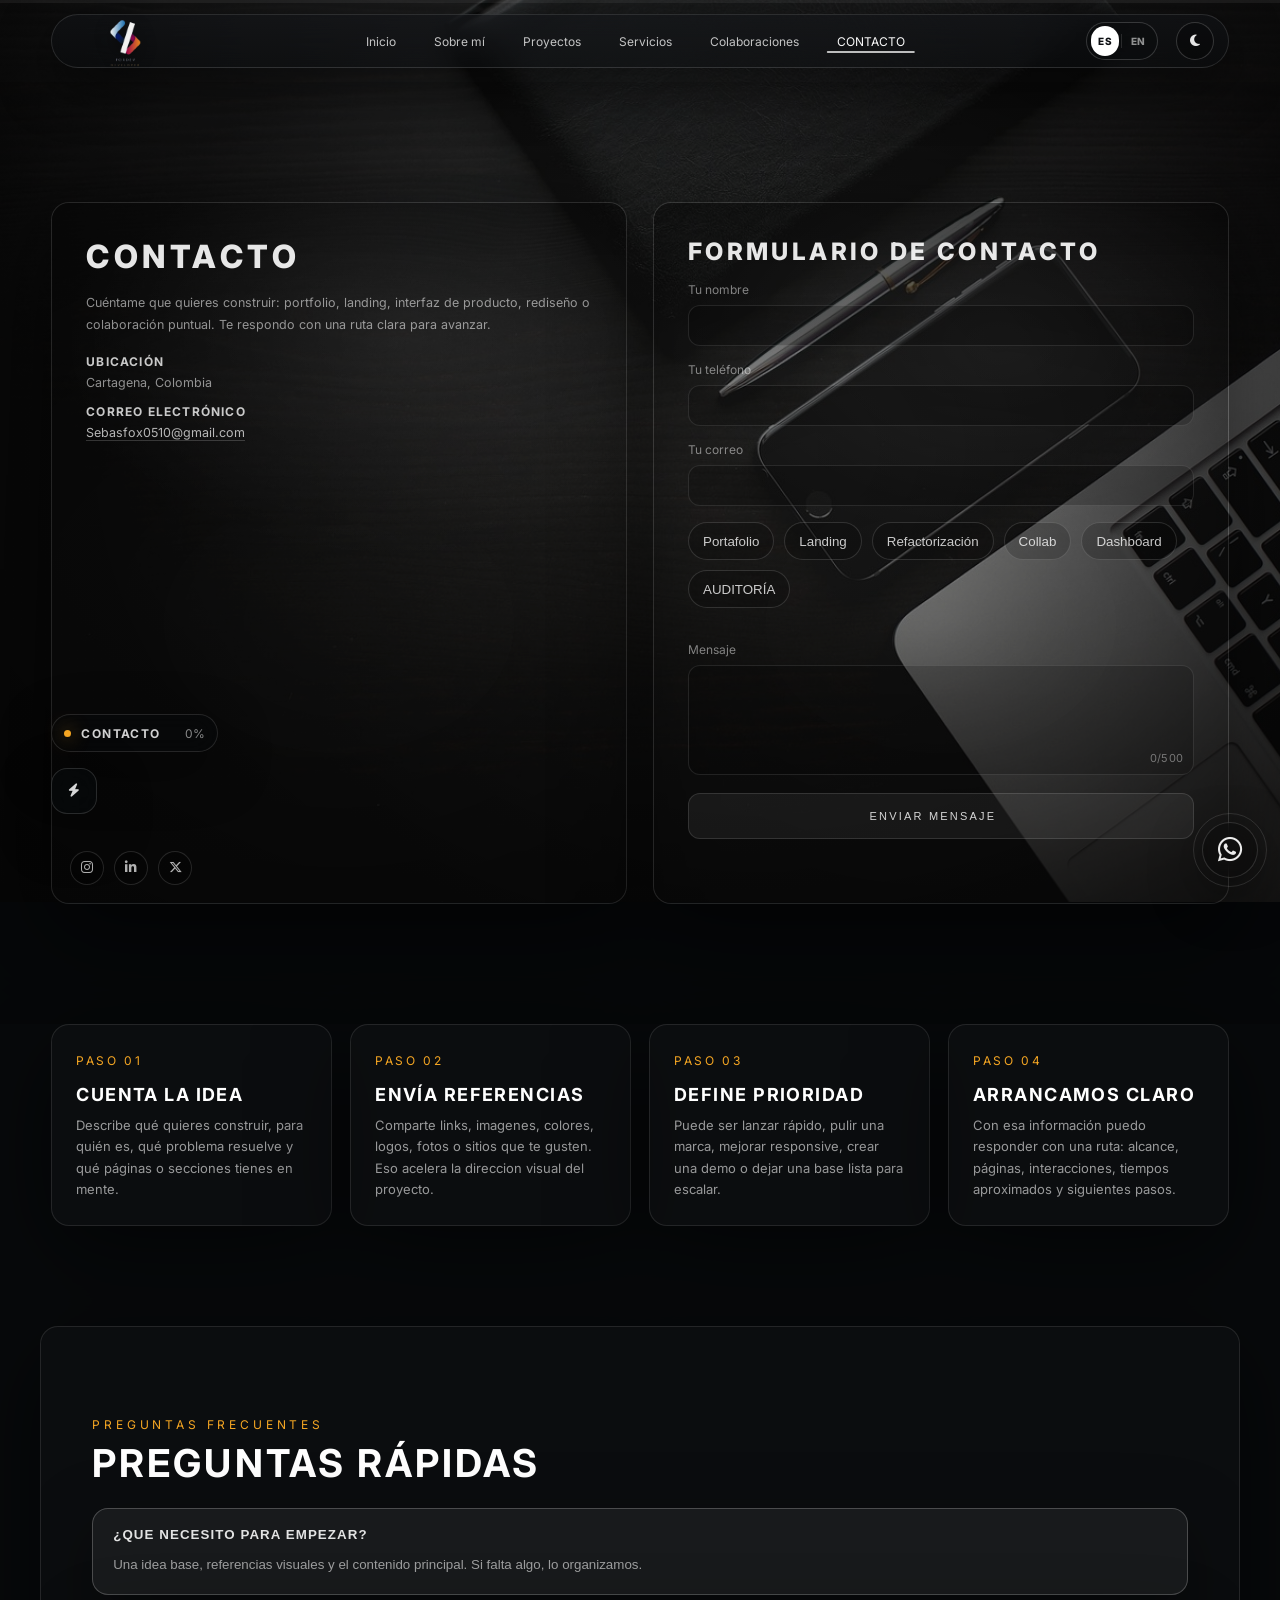
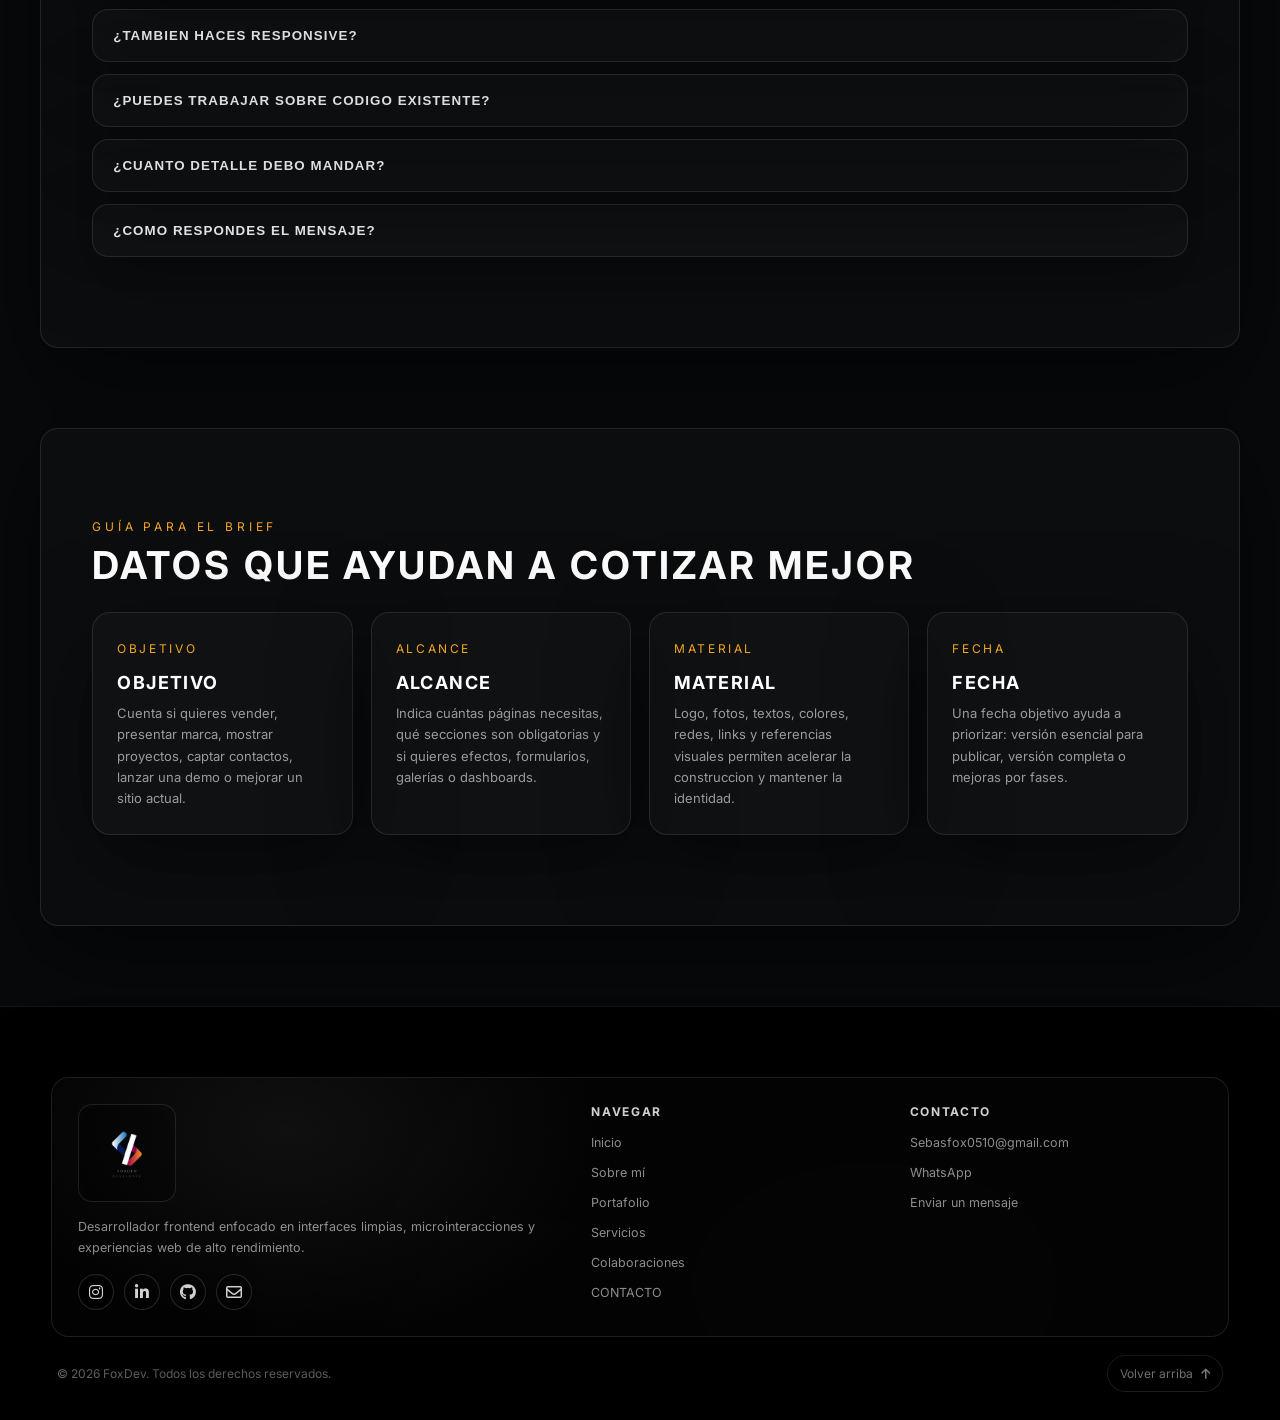
<file: contact.html>
<!doctype html>
<html lang="es">
<head>
    <meta charset="utf-8">
    <meta name="viewport" content="width=device-width,initial-scale=1">
    <meta name="description" content="Contacta a FOX Developer para proyectos frontend y diseño UI.">
    <meta property="og:title" content="FOX DEVELOPER | Contact">
    <meta property="og:description" content="Formulario de contacto de FOX Developer.">
    <meta property="og:type" content="website">
    <meta property="og:image" content="assets/img/foxDev.jpeg">
    <meta name="twitter:card" content="summary_large_image">
    <title>FOX DEVELOPER | Contact</title>
    <link rel="icon" type="image/jpg" href="assets/img/foxDev.jpeg">
    <link rel="preconnect" href="https://fonts.googleapis.com">
    <link rel="preconnect" href="https://fonts.gstatic.com" crossorigin>
    <link href="https://fonts.googleapis.com/css2?family=Inter:wght@300;400;500;600;700;800;900&display=swap" rel="stylesheet">
    <link rel="stylesheet" href="https://cdnjs.cloudflare.com/ajax/libs/font-awesome/6.5.0/css/all.min.css">
    <link rel="stylesheet" href="assets/css/main.css?v=20260727-responsive2">
    <script src="assets/js/i18n.js?v=20260727-analytics" defer></script>
    <script src="assets/js/main.js?v=20260727-analytics" defer></script>
</head>
<body>
    <div class="app" id="top">
        <div class="hero-bg" aria-hidden="true"></div>
        <header class="topbar">
            <div class="nav-pill">
                <div class="logo">
                    <a href="index.html">
                        <img src="assets/img/logoFox.png" alt="FOXDEV Logo" class="logo-img dark-logo">
                        <img src="assets/img/logoFox.png" alt="FOXDEV Logo Light" class="logo-img light-logo">
                    </a>
                    
                </div>
                <nav class="nav">
                    <a class="nav-link" href="index.html" data-section="home">Home</a>
                    <a class="nav-link" href="about.html" data-section="about">About</a>
                    <a class="nav-link" href="projects.html" data-section="projects">Projects</a>
                    <a class="nav-link" href="services.html" data-section="services">Services</a>
                    <a class="nav-link" href="collabs.html" data-section="collaboration">Collabs</a>
                    <a class="nav-link is-active" href="contact.html" data-section="contact">Contact</a>
                    <span class="nav-underline" aria-hidden="true"></span>
                </nav>
                <button class="theme-btn" id="themeBtn" aria-label="Cambiar tema" title="Cambiar tema"><i class="fa-solid fa-moon"></i></button>
            </div>
        </header>

        <main class="ct-section" id="contact" data-reveal>
            <div class="ct-wrap">
                <div class="ct-left" data-reveal>
                    <h1 class="ct-heading">CONTACT</h1>
                    <p class="ct-lead">Cuéntame que quieres construir: portfolio, landing, interfaz de producto, rediseño o colaboración puntual. Te respondo con una ruta clara para avanzar.</p>
                    <div class="ct-meta">
                        <div class="ct-meta-item"><div class="ct-meta-title">Location</div><div class="ct-meta-value">Cartagena, Colombia</div></div>
                        <div class="ct-meta-item"><div class="ct-meta-title">E-mail</div><div class="ct-meta-value"><a class="ct-link" href="mailto:Sebasfox0510@gmail.com">Sebasfox0510@gmail.com</a></div></div>
                    </div>
                    <div class="ct-social" aria-label="Social links">
                        <button class="icon-btn ct-ic" type="button" data-copy="https://instagram.com/" aria-label="Instagram"><i class="fa-brands fa-instagram"></i></button>
                        <button class="icon-btn ct-ic" type="button" data-copy="https://linkedin.com/" aria-label="LinkedIn"><i class="fa-brands fa-linkedin-in"></i></button>
                        <button class="icon-btn ct-ic" type="button" data-copy="https://x.com/" aria-label="X"><i class="fa-brands fa-x-twitter"></i></button>
                    </div>
                </div>
                <div class="ct-right" data-reveal>
                    <h2 class="ct-heading ct-heading-right">CONTACT FORM</h2>
                    <form class="ct-form" id="contactForm" action="https://formspree.io/f/xaqqyzgl" method="POST" novalidate>
                        <label class="ct-field"><span class="ct-label">Your name</span><input class="ct-input" type="text" name="name" autocomplete="name" required minlength="2"></label>
                        <label class="ct-field"><span class="ct-label">Your phone</span><input class="ct-input" type="tel" name="phone" autocomplete="tel"></label>
                        <label class="ct-field"><span class="ct-label">Your email</span><input class="ct-input" type="email" name="email" autocomplete="email" required></label>
                        <div class="quick-subjects" id="quickSubjects" aria-label="Temas rapidos">
                            <button class="filter-chip" type="button" data-message="Hola, quiero crear un portfolio multipagina con animaciones y contacto.">Portfolio</button>
                            <button class="filter-chip" type="button" data-message="Hola, necesito una landing clara para presentar un servicio o marca.">Landing</button>
                            <button class="filter-chip" type="button" data-message="Hola, quiero mejorar una interfaz existente con mejor responsive e interactividad.">Refactor</button>
                            <button class="filter-chip" type="button" data-message="Hola, quiero colaborar en una interfaz o proyecto web con apoyo frontend.">Collab</button>
                            <button class="filter-chip" type="button" data-message="Hola, necesito un dashboard o pantalla de producto con componentes interactivos.">Dashboard</button>
                            <button class="filter-chip" type="button" data-message="Hola, quiero revisar mi pagina actual y detectar mejoras visuales, responsive y de codigo.">Audit</button>
                        </div>
                        <label class="ct-field ct-field-textarea"><span class="ct-label">Message</span><textarea class="ct-input ct-textarea" name="message" rows="4" required maxlength="500"></textarea><div class="ct-counter"><span id="ctCount">0</span>/500</div></label>
                        <button class="ct-submit" type="submit"><span class="ct-submit-text">SEND MESSAGE</span><span class="ct-submit-dot" aria-hidden="true"></span></button>
                        <input type="hidden" name="source" value="Website Contact Form">
                        <input type="hidden" name="_subject" value="New message from FOXDEV website">
                        <input type="text" name="_gotcha" style="display:none" tabindex="-1" autocomplete="off">
                        <div class="ct-note" id="ctNote" aria-live="polite"></div>
                    </form>
                </div>
            </div>
        </main>
        <section class="info-grid" data-reveal>
            <article class="info-card"><span>Step 01</span><h2>Cuenta la idea</h2><p>Describe que quieres construir, para quien es, que problema resuelve y que paginas o secciones tienes en mente.</p></article>
            <article class="info-card"><span>Step 02</span><h2>Envia referencias</h2><p>Comparte links, imagenes, colores, logos, fotos o sitios que te gusten. Eso acelera la direccion visual del proyecto.</p></article>
            <article class="info-card"><span>Step 03</span><h2>Define prioridad</h2><p>Puede ser lanzar rapido, pulir una marca, mejorar responsive, crear una demo o dejar una base lista para escalar.</p></article>
            <article class="info-card"><span>Step 04</span><h2>Arrancamos claro</h2><p>Con esa informacion puedo responder con una ruta: alcance, paginas, interacciones, tiempos aproximados y siguientes pasos.</p></article>
        </section>
        <section class="portfolio-panel" data-reveal>
            <div class="panel-head">
                <div><div class="panel-kicker">FAQ</div><h2 class="panel-title">Preguntas rapidas</h2></div>
            </div>
            <div class="faq-list" id="faqList">
                <button class="faq-item active" type="button"><span>Que necesito para empezar?</span><p>Una idea base, referencias visuales y el contenido principal. Si falta algo, lo organizamos.</p></button>
                <button class="faq-item" type="button"><span>Tambien haces responsive?</span><p>Si. La experiencia se ajusta para desktop, tablet y movil desde la estructura del CSS.</p></button>
                <button class="faq-item" type="button"><span>Puedes trabajar sobre codigo existente?</span><p>Si. Puedo ordenar estilos, corregir layout, mejorar interacciones y dejar una base mas mantenible.</p></button>
                <button class="faq-item" type="button"><span>Cuanto detalle debo mandar?</span><p>Mientras mas contexto tengas, mejor: objetivo, fecha, referencias, paginas, tipo de usuario, marca y contenido disponible.</p></button>
                <button class="faq-item" type="button"><span>Como respondes el mensaje?</span><p>Te puedo contestar con una propuesta de estructura, lista de entregables, dudas importantes y una ruta para empezar sin vueltas.</p></button>
            </div>
        </section>
        <section class="portfolio-panel" data-reveal>
            <div class="panel-head">
                <div><div class="panel-kicker">BRIEF GUIDE</div><h2 class="panel-title">Datos que ayudan a cotizar mejor</h2></div>
            </div>
            <div class="info-grid">
                <article class="info-card"><span>Goal</span><h2>Objetivo</h2><p>Cuenta si quieres vender, presentar marca, mostrar proyectos, captar contactos, lanzar una demo o mejorar un sitio actual.</p></article>
                <article class="info-card"><span>Scope</span><h2>Alcance</h2><p>Indica cuantas paginas necesitas, que secciones son obligatorias y si quieres efectos, formularios, galerias o dashboards.</p></article>
                <article class="info-card"><span>Assets</span><h2>Material</h2><p>Logo, fotos, textos, colores, redes, links y referencias visuales permiten acelerar la construccion y mantener la identidad.</p></article>
                <article class="info-card"><span>Timing</span><h2>Fecha</h2><p>Una fecha objetivo ayuda a priorizar: version esencial para publicar, version completa o mejoras por fases.</p></article>
            </div>
        </section>
        <div class="toast" id="toast" role="status" aria-live="polite"></div>
    </div>
    <a href="https://wa.me/573005999843?text=Hola%20FoxDev%2C%20quiero%20cotizar%20un%20proyecto." class="wa-float" target="_blank" rel="noopener noreferrer" aria-label="Chatear por WhatsApp" title="WhatsApp" id="waFloat"><span class="wa-ping" aria-hidden="true"></span><span class="wa-tooltip" role="tooltip">Escribenos en WhatsApp</span><i class="fa-brands fa-whatsapp" aria-hidden="true"></i></a>
    <footer class="ft" id="footer"><div class="ft-wrap"><div class="ft-top"><div class="ft-brand"><div class="ft-logo ft-logo-foxdev"><img src="assets/img/logoFox.png" alt="FOXDEV Logo" draggable="false"></div><p class="ft-desc">Frontend developer focused on clean UI, micro-interactions, and performant web experiences.</p><div class="ft-social SocialLinks" aria-label="Social links"><a class="ft-ic SocialLinks-item" href="https://www.instagram.com/foxdeveloper_?igsh=M21qdjg2MnJ4czg1&amp;utm_source=qr" target="_blank" rel="noopener noreferrer" aria-label="Instagram" title="Instagram"><i class="fa-brands fa-instagram" aria-hidden="true"></i></a><a class="ft-ic SocialLinks-item" href="https://www.linkedin.com/in/sebastian-fox-644816232" target="_blank" rel="noopener noreferrer" aria-label="LinkedIn" title="LinkedIn"><i class="fa-brands fa-linkedin-in" aria-hidden="true"></i></a><a class="ft-ic SocialLinks-item" href="https://github.com/sebastianFox05" target="_blank" rel="noopener noreferrer" aria-label="GitHub" title="GitHub"><i class="fa-brands fa-github" aria-hidden="true"></i></a><a class="ft-ic SocialLinks-item" href="mailto:Sebasfox0510@gmail.com" aria-label="Correo" title="Correo"><i class="fa-regular fa-envelope" aria-hidden="true"></i></a></div></div><div class="ft-col"><h4 class="ft-title">Navigate</h4><ul class="ft-links"><li><a href="index.html">Home</a></li><li><a href="about.html">About</a></li><li><a href="projects.html">Portfolio</a></li><li><a href="services.html">Services</a></li><li><a href="collabs.html">Collabs</a></li><li><a href="contact.html">Contact</a></li></ul></div><div class="ft-col"><h4 class="ft-title">Contact</h4><ul class="ft-links"><li><a href="mailto:Sebasfox0510@gmail.com">Sebasfox0510@gmail.com</a></li><li><a href="https://wa.me/573005999843" target="_blank" rel="noopener noreferrer">WhatsApp</a></li><li><a href="contact.html">Send a message</a></li></ul></div></div><div class="ft-bottom"><span class="ft-copy">&copy; <span id="ftYear"></span> FoxDev. All rights reserved.</span><a class="ft-toplink" href="#top" aria-label="Back to top">Back to top <i class="fa-solid fa-arrow-up"></i></a></div></div></footer>
</body>
</html>
</file>
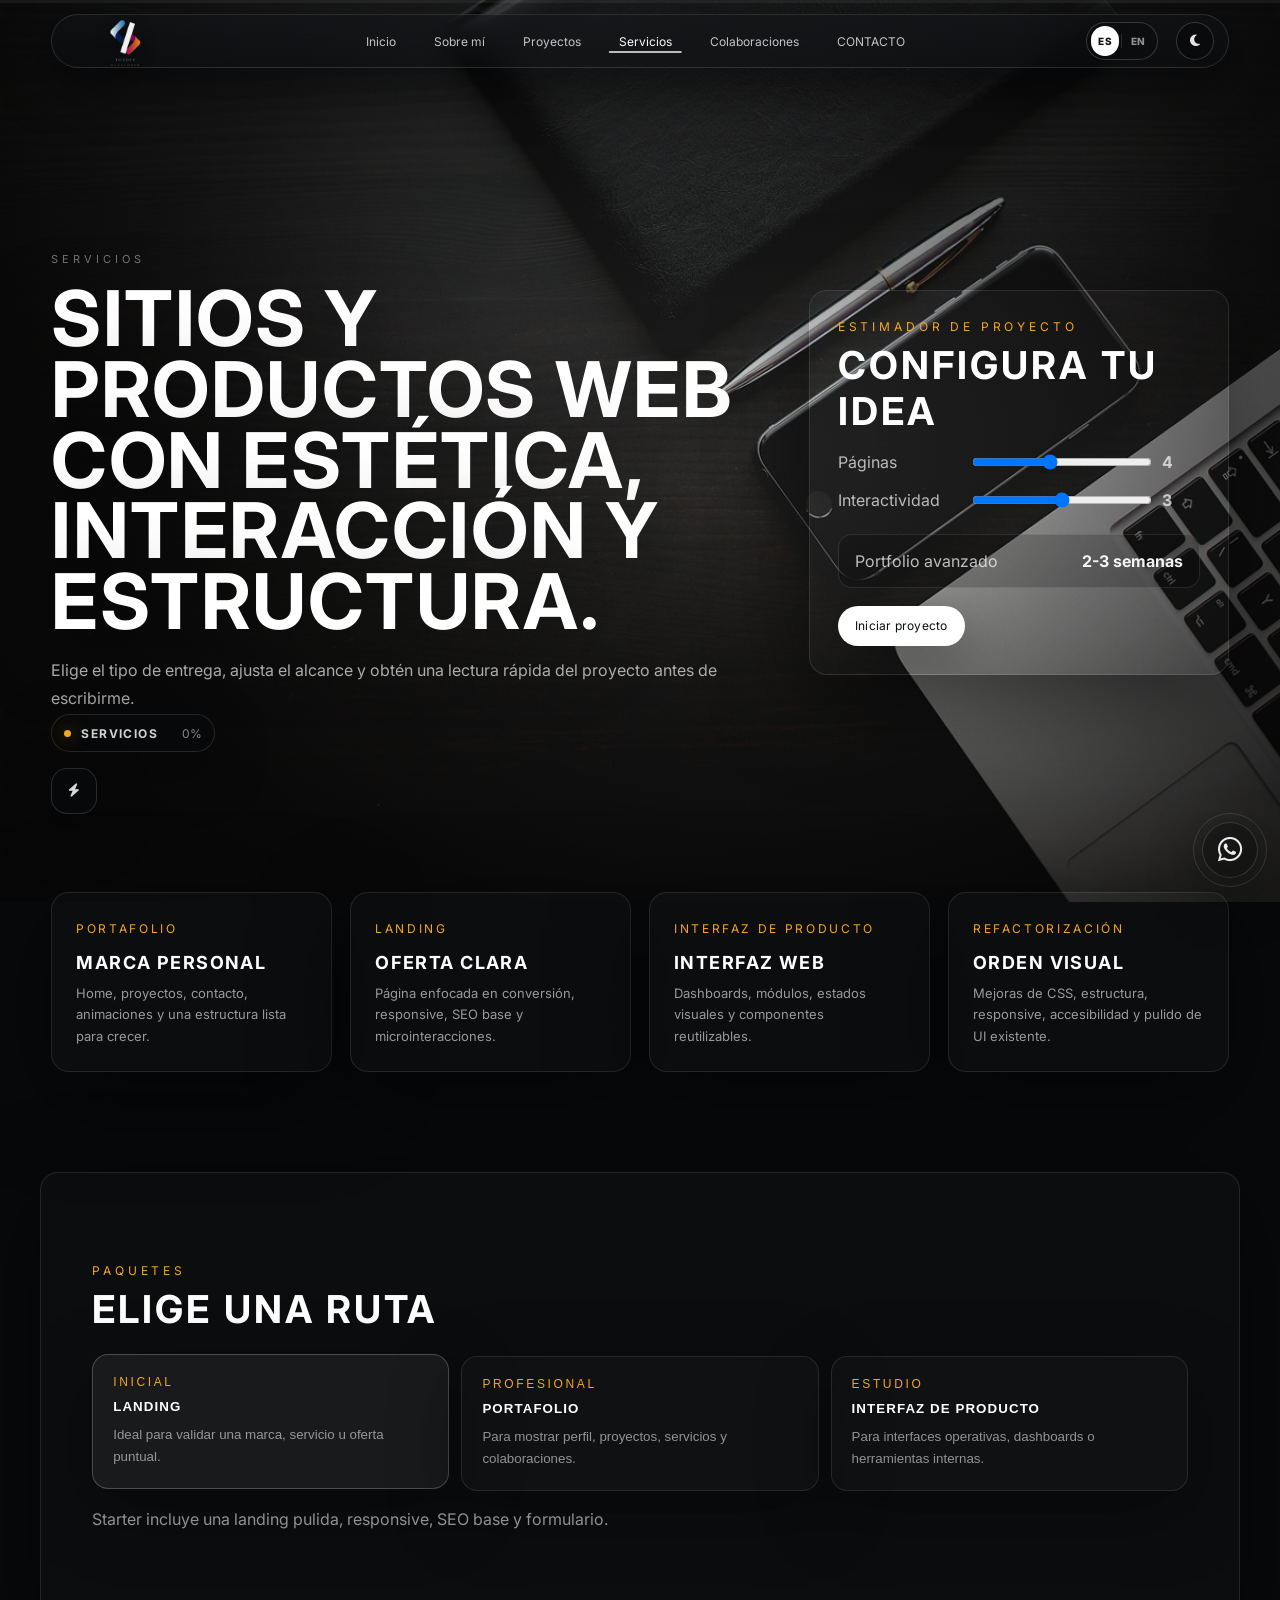
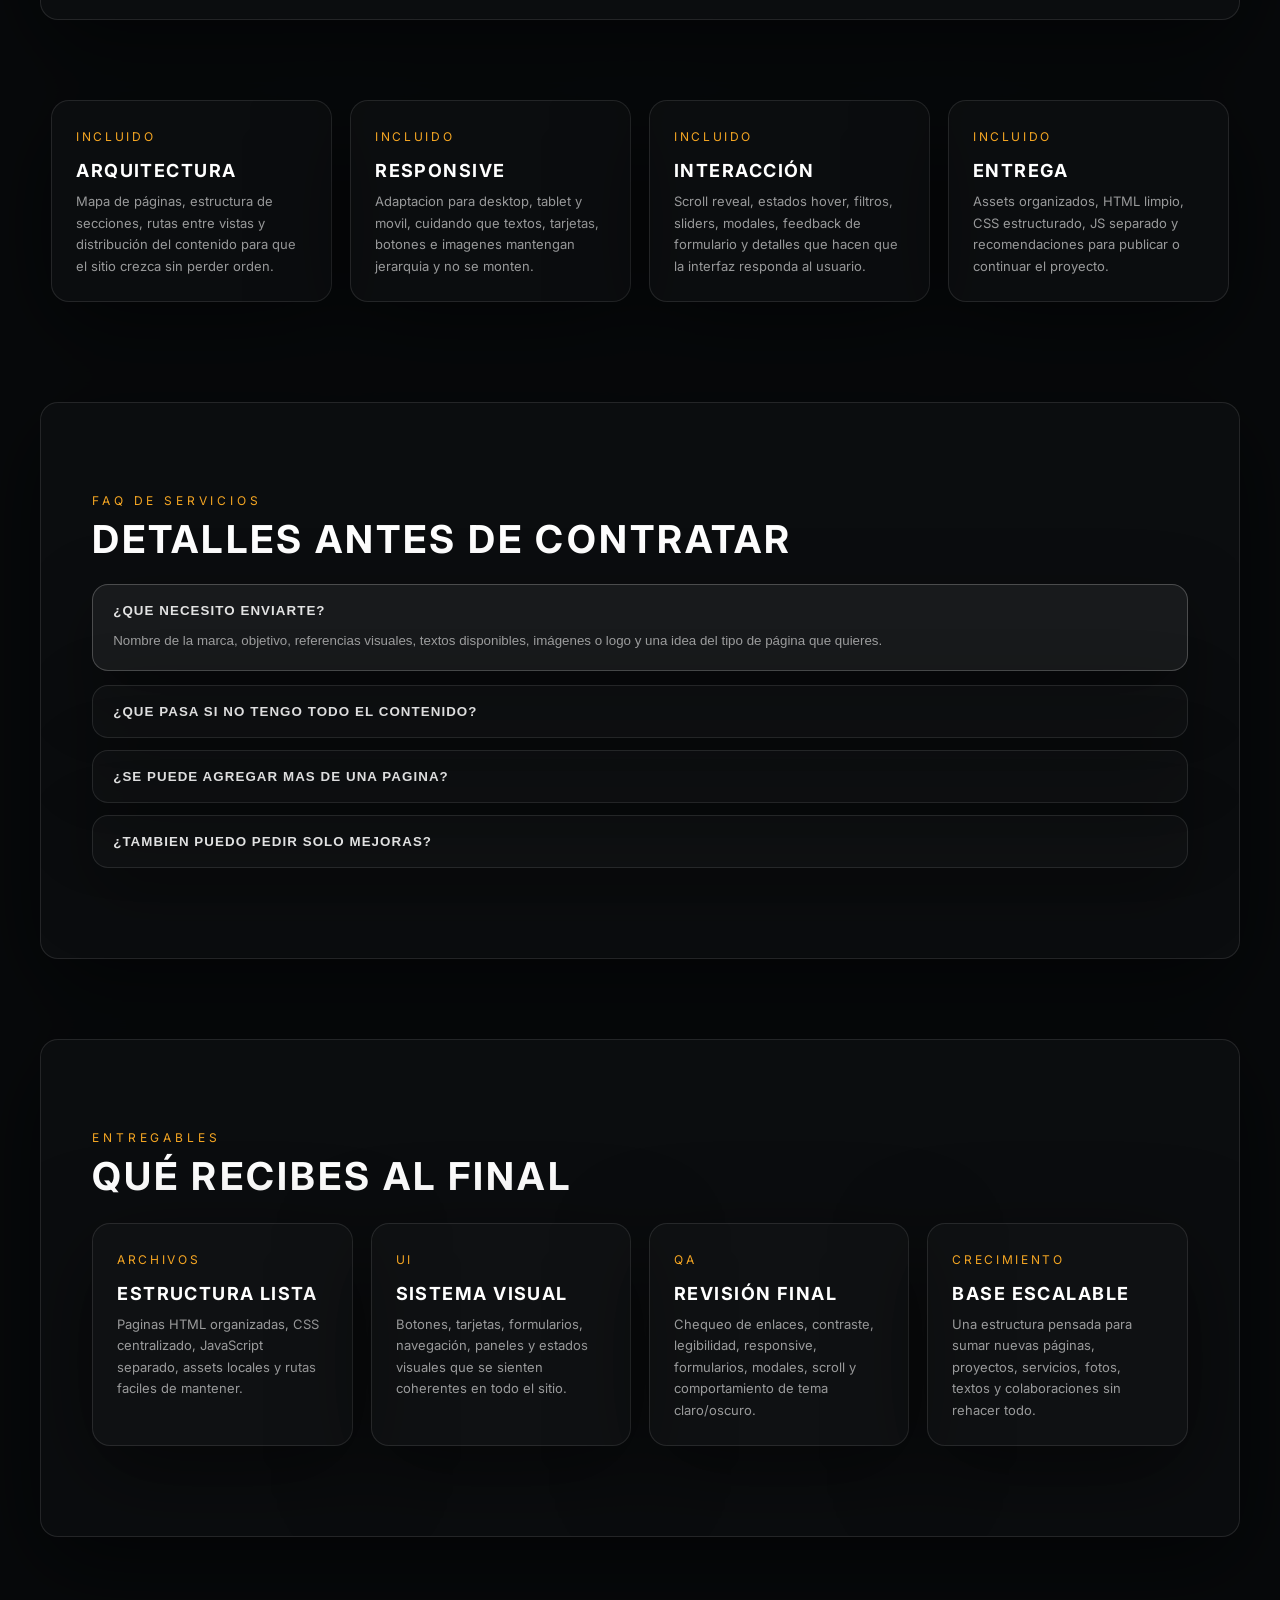
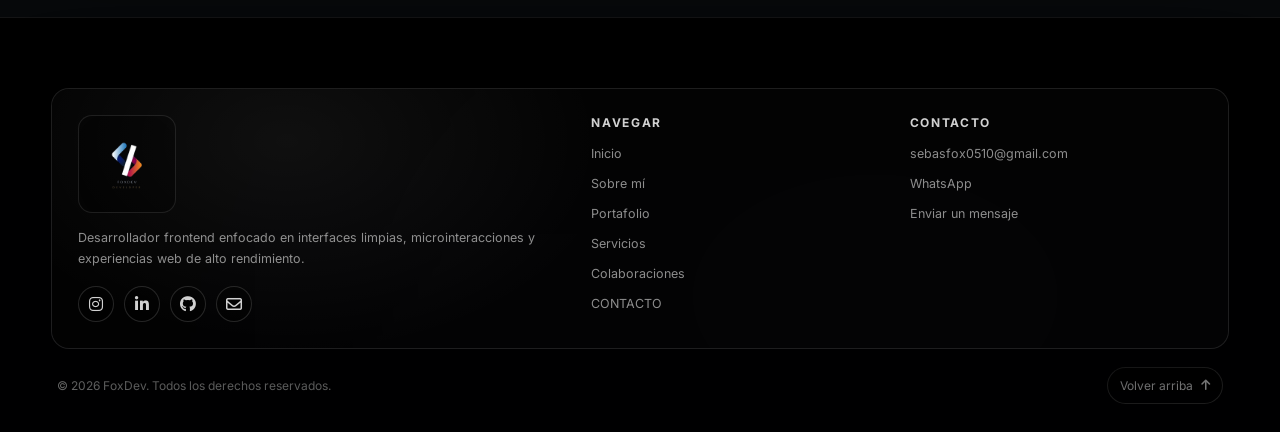
<file: services.html>
<!doctype html>
<html lang="es">
<head>
    <meta charset="utf-8">
    <meta name="viewport" content="width=device-width,initial-scale=1">
    <meta name="description" content="Servicios frontend de FOX Developer: portafolios, landings, interfaces y refactorización visual.">
    <meta property="og:title" content="FOX DEVELOPER | Services">
    <meta property="og:description" content="Servicios frontend y estimador interactivo.">
    <meta property="og:type" content="website">
    <meta property="og:image" content="assets/img/fonfoOfi.jpg">
    <meta name="twitter:card" content="summary_large_image">
    <title>FOX DEVELOPER | Services</title>
    <link rel="icon" type="image/jpg" href="assets/img/foxDev.jpeg">
    <link rel="preconnect" href="https://fonts.googleapis.com">
    <link rel="preconnect" href="https://fonts.gstatic.com" crossorigin>
    <link href="https://fonts.googleapis.com/css2?family=Inter:wght@300;400;500;600;700;800;900&display=swap" rel="stylesheet">
    <link rel="stylesheet" href="https://cdnjs.cloudflare.com/ajax/libs/font-awesome/6.5.0/css/all.min.css">
    <link rel="stylesheet" href="assets/css/main.css?v=20260727-responsive2">
    <script src="assets/js/i18n.js?v=20260727-analytics" defer></script>
    <script src="assets/js/main.js?v=20260727-analytics" defer></script>
</head>
<body>
    <div class="app" id="top">
        <div class="hero-bg" aria-hidden="true"></div>
        <header class="topbar">
            <div class="nav-pill">
                <div class="logo">
                    <a href="index.html">
                        <img src="assets/img/logoFox.png" alt="FOXDEV Logo" class="logo-img dark-logo">
                        <img src="assets/img/logoFox.png" alt="FOXDEV Logo Light" class="logo-img light-logo">
                    </a>
                    
                </div>
                <nav class="nav">
                    <a class="nav-link" href="index.html" data-section="home">Home</a>
                    <a class="nav-link" href="about.html" data-section="about">About</a>
                    <a class="nav-link" href="projects.html" data-section="projects">Projects</a>
                    <a class="nav-link is-active" href="services.html" data-section="services">Services</a>
                    <a class="nav-link" href="collabs.html" data-section="collaboration">Collabs</a>
                    <a class="nav-link" href="contact.html" data-section="contact">Contact</a>
                    <span class="nav-underline" aria-hidden="true"></span>
                </nav>
                <button class="theme-btn" id="themeBtn" aria-label="Cambiar tema" title="Cambiar tema"><i class="fa-solid fa-moon"></i></button>
            </div>
        </header>

        <main>
            <section class="page-hero" id="services" data-reveal>
                <div class="page-hero-copy">
                    <div class="kicker">SERVICES</div>
                    <h1 class="page-title">Sitios y productos web con estética, interacción y estructura.</h1>
                    <p class="page-lead">Elige el tipo de entrega, ajusta el alcance y obtén una lectura rápida del proyecto antes de escribirme.</p>
                </div>
                <div class="service-estimator" data-reveal>
                    <div class="panel-kicker">PROJECT ESTIMATOR</div>
                    <h2 class="panel-title">Configura tu idea</h2>
                    <label class="estimate-row"><span>Paginas</span><input id="estimatePages" type="range" min="1" max="8" value="4"><strong id="estimatePagesValue">4</strong></label>
                    <label class="estimate-row"><span>Interactividad</span><input id="estimateMotion" type="range" min="1" max="5" value="3"><strong id="estimateMotionValue">3</strong></label>
                    <div class="estimate-result"><span id="estimateLabel">Portfolio avanzado</span><strong id="estimateTime">2-3 semanas</strong></div>
                    <a class="btn btn-primary" href="contact.html">Start project</a>
                </div>
            </section>

            <section class="info-grid" data-reveal>
                <article class="info-card"><span>Portfolio</span><h2>Marca personal</h2><p>Home, proyectos, contacto, animaciones y una estructura lista para crecer.</p></article>
                <article class="info-card"><span>Landing</span><h2>Oferta clara</h2><p>Pagina enfocada en conversion, responsive, SEO base y microinteracciones.</p></article>
                <article class="info-card"><span>Product UI</span><h2>Interfaz web</h2><p>Dashboards, modulos, estados visuales y componentes reutilizables.</p></article>
                <article class="info-card"><span>Refactor</span><h2>Orden visual</h2><p>Mejoras de CSS, estructura, responsive, accesibilidad y pulido de UI existente.</p></article>
            </section>

            <section class="portfolio-panel" data-reveal>
                <div class="panel-head">
                    <div><div class="panel-kicker">PACKAGES</div><h2 class="panel-title">Elige una ruta</h2></div>
                </div>
                <div class="package-grid" id="packageGrid">
                    <button class="package-card active" type="button" data-package="Starter incluye una landing pulida, responsive, SEO base y formulario."><span>Starter</span><strong>Landing</strong><p>Ideal para validar una marca, servicio u oferta puntual.</p></button>
                    <button class="package-card" type="button" data-package="Portfolio incluye multiples paginas, carrusel, contacto y contenido ampliado."><span>Pro</span><strong>Portfolio</strong><p>Para mostrar perfil, proyectos, servicios y colaboraciones.</p></button>
                    <button class="package-card" type="button" data-package="Product UI incluye componentes, estados, paneles e interacciones avanzadas."><span>Studio</span><strong>Product UI</strong><p>Para interfaces operativas, dashboards o herramientas internas.</p></button>
                </div>
                <p class="panel-note" id="packageNote">Starter incluye una landing pulida, responsive, SEO base y formulario.</p>
            </section>

            <section class="info-grid" data-reveal>
                <article class="info-card"><span>Included</span><h2>Arquitectura</h2><p>Mapa de paginas, estructura de secciones, rutas entre vistas y distribucion del contenido para que el sitio crezca sin perder orden.</p></article>
                <article class="info-card"><span>Included</span><h2>Responsive</h2><p>Adaptacion para desktop, tablet y movil, cuidando que textos, tarjetas, botones e imagenes mantengan jerarquia y no se monten.</p></article>
                <article class="info-card"><span>Included</span><h2>Interaccion</h2><p>Scroll reveal, estados hover, filtros, sliders, modales, feedback de formulario y detalles que hacen que la interfaz responda al usuario.</p></article>
                <article class="info-card"><span>Included</span><h2>Entrega</h2><p>Assets organizados, HTML limpio, CSS estructurado, JS separado y recomendaciones para publicar o continuar el proyecto.</p></article>
            </section>

            <section class="portfolio-panel" data-reveal>
                <div class="panel-head">
                    <div><div class="panel-kicker">SERVICE FAQ</div><h2 class="panel-title">Detalles antes de contratar</h2></div>
                </div>
                <div class="faq-list">
                    <button class="faq-item active" type="button"><span>Que necesito enviarte?</span><p>Nombre de la marca, objetivo, referencias visuales, textos disponibles, imagenes o logo y una idea del tipo de pagina que quieres.</p></button>
                    <button class="faq-item" type="button"><span>Que pasa si no tengo todo el contenido?</span><p>Puedo ayudarte a organizar una estructura inicial con textos guia para que luego reemplaces o ajustes la informacion final.</p></button>
                    <button class="faq-item" type="button"><span>Se puede agregar mas de una pagina?</span><p>Si. El sistema esta preparado para paginas independientes como Home, About, Projects, Services, Collabs y Contact.</p></button>
                    <button class="faq-item" type="button"><span>Tambien puedo pedir solo mejoras?</span><p>Si. Puedo trabajar sobre un sitio existente para corregir responsive, mejorar estilos, ordenar CSS, sumar animaciones o limpiar estructura.</p></button>
                </div>
            </section>

            <section class="portfolio-panel" data-reveal>
                <div class="panel-head">
                    <div><div class="panel-kicker">DELIVERABLES</div><h2 class="panel-title">Que recibes al final</h2></div>
                </div>
                <div class="info-grid">
                    <article class="info-card"><span>Files</span><h2>Estructura lista</h2><p>Paginas HTML organizadas, CSS centralizado, JavaScript separado, assets locales y rutas faciles de mantener.</p></article>
                    <article class="info-card"><span>UI</span><h2>Sistema visual</h2><p>Botones, tarjetas, formularios, navegacion, paneles y estados visuales que se sienten coherentes en todo el sitio.</p></article>
                    <article class="info-card"><span>QA</span><h2>Revision final</h2><p>Chequeo de enlaces, contraste, legibilidad, responsive, formularios, modales, scroll y comportamiento de tema claro/oscuro.</p></article>
                    <article class="info-card"><span>Growth</span><h2>Base escalable</h2><p>Una estructura pensada para sumar nuevas paginas, proyectos, servicios, fotos, textos y colaboraciones sin rehacer todo.</p></article>
                </div>
            </section>
        </main>
        <div class="toast" id="toast" role="status" aria-live="polite"></div>
    </div>
    <a href="https://wa.me/573005999843?text=Hola%20FoxDev%2C%20quiero%20cotizar%20un%20proyecto." class="wa-float" target="_blank" rel="noopener noreferrer" aria-label="Chatear por WhatsApp" title="WhatsApp" id="waFloat"><span class="wa-ping" aria-hidden="true"></span><span class="wa-tooltip" role="tooltip">Escribenos en WhatsApp</span><i class="fa-brands fa-whatsapp" aria-hidden="true"></i></a>
    <footer class="ft" id="footer"><div class="ft-wrap"><div class="ft-top"><div class="ft-brand"><div class="ft-logo ft-logo-foxdev"><img src="assets/img/logoFox.png" alt="FOXDEV Logo" draggable="false"></div><p class="ft-desc">Frontend developer focused on clean UI, micro-interactions, and performant web experiences.</p><div class="ft-social SocialLinks" aria-label="Social links"><a class="ft-ic SocialLinks-item" href="https://www.instagram.com/foxdeveloper_?igsh=M21qdjg2MnJ4czg1&amp;utm_source=qr" target="_blank" rel="noopener noreferrer" aria-label="Instagram" title="Instagram"><i class="fa-brands fa-instagram" aria-hidden="true"></i></a><a class="ft-ic SocialLinks-item" href="https://www.linkedin.com/in/sebastian-fox-644816232" target="_blank" rel="noopener noreferrer" aria-label="LinkedIn" title="LinkedIn"><i class="fa-brands fa-linkedin-in" aria-hidden="true"></i></a><a class="ft-ic SocialLinks-item" href="https://github.com/sebastianFox05" target="_blank" rel="noopener noreferrer" aria-label="GitHub" title="GitHub"><i class="fa-brands fa-github" aria-hidden="true"></i></a><a class="ft-ic SocialLinks-item" href="mailto:Sebasfox0510@gmail.com" aria-label="Correo" title="Correo"><i class="fa-regular fa-envelope" aria-hidden="true"></i></a></div></div><div class="ft-col"><h4 class="ft-title">Navigate</h4><ul class="ft-links"><li><a href="index.html">Home</a></li><li><a href="about.html">About</a></li><li><a href="projects.html">Portfolio</a></li><li><a href="services.html">Services</a></li><li><a href="collabs.html">Collabs</a></li><li><a href="contact.html">Contact</a></li></ul></div><div class="ft-col"><h4 class="ft-title">Contact</h4><ul class="ft-links"><li><a href="mailto:sebasfox0510@gmail.com">sebasfox0510@gmail.com</a></li><li><a href="https://wa.me/573005999843" target="_blank" rel="noopener noreferrer">WhatsApp</a></li><li><a href="contact.html">Send a message</a></li></ul></div></div><div class="ft-bottom"><span class="ft-copy">&copy; <span id="ftYear"></span> FoxDev. All rights reserved.</span><a class="ft-toplink" href="#top" aria-label="Back to top">Back to top <i class="fa-solid fa-arrow-up"></i></a></div></div></footer>
</body>
</html>
</file>
<file: assets/css/main.css>
:root {
    --bg: #07090b;
    --panel: rgba(18, 20, 24, 0.55);
    --panel2: rgba(10, 12, 14, 0.55);
    --text: #ffffff;
    --muted: rgba(255, 255, 255, .70);
    --muted2: rgba(255, 255, 255, .55);
    --stroke: rgba(255, 255, 255, .12);
    --stroke2: rgba(255, 255, 255, .18);

    --btn: #ffffff;
    --btnText: #0b0d10;

    --radiusPill: 999px;
    --shadow: 0 18px 50px rgba(0, 0, 0, .55);

    --heroPadX: clamp(22px, 4vw, 56px);
}

* {
    box-sizing: border-box;
}

html,
body {
    height: 100%;
}

body {
    margin: 0;
    font-family: "Inter", system-ui, -apple-system, Segoe UI, Roboto, Arial, sans-serif;
    color: var(--text);
    background: var(--bg);
    overflow-x: hidden;

    /* Dibujamos un punto blanco con un aro exterior semi-transparente */
    cursor: url('data:image/svg+xml;utf8,<svg xmlns="http://www.w3.org/2000/svg" width="24" height="24" viewBox="0 0 24 24" fill="none" stroke="%23ffffff" stroke-width="2" stroke-linecap="round" stroke-linejoin="round"><path d="M3 3l7.07 16.97 2.51-7.39 7.39-2.51L3 3z"></path><path d="M13 13l6 6"></path></svg>') 3 3, auto;
}

.app {
    min-height: 100vh;
    position: relative;
}

/* Fondo estilo escritorio (sin depender de imagen real) */
.hero-bg {
    position: fixed;
    inset: 0;
    z-index: -3;
    background:
        radial-gradient(1200px 700px at 65% 35%, rgba(255, 255, 255, .10), transparent 55%),
        radial-gradient(900px 600px at 35% 40%, rgba(255, 255, 255, .07), transparent 60%),
        linear-gradient(180deg, #050607 0%, #06080a 30%, #040506 100%);
}

/* Sombra y viñeta */
.hero-bg::after {
    content: "";
    position: absolute;
    inset: -2px;
    background:
        radial-gradient(900px 700px at 60% 50%, transparent 10%, rgba(0, 0, 0, .55) 75%),
        radial-gradient(1200px 800px at 50% 50%, rgba(0, 0, 0, .10), rgba(0, 0, 0, .70)),
        url("../img/fonfoOfi.jpg") no-repeat center center/cover;
    pointer-events: none;
    z-index: -1;
}

/* Barra superior */
.topbar {
    position: sticky;
    top: 0;
    z-index: 50;
    padding: 14px var(--heroPadX);
}

/* Pill nav */
.nav-pill {
    height: 54px;
    display: flex;
    align-items: center;
    justify-content: space-between;
    gap: 18px;
    padding: 8px 14px;
    border-radius: var(--radiusPill);
    background: linear-gradient(180deg, var(--panel) 0%, var(--panel2) 100%);
    border: 1px solid var(--stroke);
    box-shadow: var(--shadow);
    backdrop-filter: blur(14px);
}

.logo {
    font-weight: 700;
    letter-spacing: .16em;
    font-size: 12px;
    opacity: .95;
    padding: 0 12px;
}

.nav {
    position: relative;
    display: flex;
    gap: 18px;
    align-items: center;
    justify-content: center;
    flex: 1;
    min-width: 0;
}

.nav-link {
    position: relative;
    font-size: 12px;
    color: rgba(255, 255, 255, .75);
    text-decoration: none;
    padding: 10px 10px;
    border-radius: 10px;
    transition: color .2s ease, background .2s ease, transform .2s ease;
    outline: none;
    white-space: nowrap;
}

.nav-link:hover {
    color: rgba(255, 255, 255, .95);
    background: rgba(255, 255, 255, .06);
}

.nav-link:focus-visible {
    box-shadow: 0 0 0 3px rgba(255, 255, 255, .14);
    color: rgba(255, 255, 255, .98);
}

.nav-link.is-active {
    color: rgba(255, 255, 255, .98);
}

.nav-underline {
    position: absolute;
    bottom: 6px;
    height: 2px;
    width: 40px;
    left: 0;
    border-radius: 999px;
    background: rgba(255, 255, 255, .85);
    opacity: 0;
    transition: transform .28s ease, width .28s ease, opacity .28s ease;
    pointer-events: none;
}

/* Botón tema */
.theme-btn {
    height: 38px;
    width: 38px;
    border-radius: 999px;
    border: 1px solid var(--stroke2);
    background: rgba(0, 0, 0, .25);
    color: rgba(255, 255, 255, .9);
    display: grid;
    place-items: center;
    cursor: pointer;
    transition: transform .18s ease, background .18s ease, border-color .18s ease;
}

.theme-btn:hover {
    transform: translateY(-1px);
    background: rgba(255, 255, 255, .06);
    border-color: rgba(255, 255, 255, .24);
}

.theme-btn:active {
    transform: translateY(0);
}

/* Language switch: SUIT CSS component */
.LanguageSwitch {
    width: 4.5rem;
    min-width: 4.5rem;
    height: 2.375rem;
    display: flex;
    align-items: center;
    justify-content: center;
    gap: .125rem;
    padding: .1875rem;
    border: 1px solid var(--stroke2);
    border-radius: var(--radiusPill);
    background: var(--panel2);
}

.LanguageSwitch-option {
    min-width: 1.75rem;
    height: 1.875rem;
    display: grid;
    place-items: center;
    padding: 0;
    border: 0;
    border-radius: var(--radiusPill);
    color: var(--muted2);
    background: transparent;
    font: inherit;
    font-size: .625rem;
    font-weight: 800;
    letter-spacing: .04em;
    cursor: pointer;
    transition: color .18s ease, background-color .18s ease, transform .18s ease;
}

.LanguageSwitch-option:hover {
    color: var(--text);
}

.LanguageSwitch-option:focus-visible {
    outline: .1875rem solid var(--stroke2);
    outline-offset: .125rem;
}

.LanguageSwitch-option:active {
    transform: scale(.94);
}

.LanguageSwitch-option.is-active {
    color: var(--btnText);
    background: var(--btn);
}

.LanguageSwitch-divider {
    width: 1px;
    height: .875rem;
    background: var(--stroke);
}

/* HERO */
.hero {
    position: relative;
    min-height: calc(100vh - 90px);
    display: flex;
    align-items: center;
    padding: 28px var(--heroPadX) 60px;
}

.hero-content {
    max-width: 860px;
    padding-top: 46px;
}

.kicker {
    font-size: 11px;
    letter-spacing: .42em;
    color: rgba(255, 255, 255, .42);
    margin-bottom: 18px;
    text-transform: uppercase;
    animation: trackingExpand 1.5s cubic-bezier(0.215, 0.610, 0.355, 1.000) forwards;
}
@keyframes trackingExpand {
    0% { letter-spacing: -0.2em; opacity: 0; }
    40% { opacity: 0.6; }
    100% { letter-spacing: 4px; opacity: 1; } /* Vuelve al letter-spacing original que tenías */
}


.headline {
    margin: 0;
    font-weight: 900;
    line-height: .88;
    letter-spacing: .02em;
    text-transform: uppercase;
    font-size: clamp(56px, 9vw, 118px);
    text-shadow: 0 22px 70px rgba(0, 0, 0, .55);
}

.headline span {
    display: block;
}

.subline {
    margin-top: 14px;
    font-size: 12px;
    letter-spacing: .22em;
    color: rgba(255, 255, 255, .55);
    text-transform: uppercase;
}

.cta-row {
    margin-top: 22px;
    display: flex;
    gap: 12px;
    flex-wrap: wrap;
}

/* Botones */
.btn {
    position: relative;
    display: inline-flex;
    align-items: center;
    justify-content: center;
    gap: 10px;
    height: 40px;
    padding: 0 16px;
    border-radius: 999px;
    text-decoration: none;
    font-size: 12px;
    letter-spacing: .02em;
    user-select: none;
    overflow: hidden;
    border: 1px solid transparent;
    transform: translateZ(0);
}

.btn-primary {
    background: var(--btn);
    color: var(--btnText);
    box-shadow: 0 18px 55px rgba(0, 0, 0, .45);
}

.btn-ghost {
    background: rgba(0, 0, 0, .15);
    color: rgba(255, 255, 255, .85);
    border-color: rgba(255, 255, 255, .22);
}

.btn:hover {
    transform: translateY(-1px);
}

.btn:active {
    transform: translateY(0px);
}

.btn:focus-visible {
    outline: none;
    box-shadow: 0 0 0 3px rgba(255, 255, 255, .14);
}

/* Ripple */
.ripple {
    position: absolute;
    border-radius: 999px;
    transform: translate(-50%, -50%);
    pointer-events: none;
    opacity: .22;
    background: currentColor;
    filter: blur(.2px);
    animation: ripple .55s ease-out forwards;
}

@keyframes ripple {
    from {
        width: 0;
        height: 0;
        opacity: .22;
    }

    to {
        width: 440px;
        height: 440px;
        opacity: 0;
    }
}

/* Bottom-left icons */
.bottom-left {
    position: absolute;
    left: var(--heroPadX);
    bottom: 22px;
    display: flex;
    gap: 14px;
    align-items: center;
    opacity: .95;
}

.icon-btn {
    width: 26px;
    height: 26px;
    border-radius: 8px;
    border: 1px solid rgba(255, 255, 255, .14);
    background: rgba(0, 0, 0, .18);
    color: rgba(255, 255, 255, .75);
    display: grid;
    place-items: center;
    cursor: pointer;
    transition: transform .18s ease, background .18s ease, color .18s ease, border-color .18s ease;
}

.icon-btn:hover {
    transform: translateY(-1px);
    background: rgba(255, 255, 255, .05);
    color: rgba(255, 255, 255, .9);
    border-color: rgba(255, 255, 255, .22);
}

.icon-btn:active {
    transform: translateY(0);
}

.icon-btn:focus-visible {
    outline: none;
    box-shadow: 0 0 0 3px rgba(255, 255, 255, .12);
}

/* Shared social links: SUIT CSS component */
.SocialLinks {
    display: flex;
    align-items: center;
    flex-wrap: wrap;
    gap: .625rem;
}

.SocialLinks-item {
    flex: 0 0 auto;
    text-decoration: none;
}

.SocialLinks-item:focus-visible {
    outline: .1875rem solid var(--stroke2);
    outline-offset: .1875rem;
}

.SocialLinks--compact {
    gap: .75rem;
}

/* Scroll indicator right */
.scroll-indicator {
    position: absolute;
    right: var(--heroPadX);
    bottom: 18px;
    display: flex;
    flex-direction: column;
    align-items: center;
    gap: 10px;
    opacity: .65;
}

.scroll-text {
    writing-mode: vertical-rl;
    transform: rotate(180deg);
    letter-spacing: .42em;
    font-size: 9px;
}

.scroll-line {
    width: 1px;
    height: 92px;
    background: rgba(255, 255, 255, .35);
    position: relative;
    overflow: hidden;
    border-radius: 2px;
}

.scroll-line::after {
    content: "";
    position: absolute;
    left: 0;
    top: -30px;
    width: 1px;
    height: 30px;
    background: rgba(255, 255, 255, .85);
    animation: scrollPulse 1.4s ease-in-out infinite;
}

@keyframes scrollPulse {
    0% {
        transform: translateY(0);
        opacity: 0;
    }

    25% {
        opacity: .95;
    }

    100% {
        transform: translateY(140px);
        opacity: 0;
    }
}

/* Secciones */
.section {
    padding: 92px var(--heroPadX);
    border-top: 1px solid rgba(255, 255, 255, .06);
    background: rgba(0, 0, 0, .12);
    backdrop-filter: blur(6px);
}

.section-inner {
    max-width: 900px;
}

.section h2 {
    margin: 0 0 10px;
    letter-spacing: .08em;
    text-transform: uppercase;
    font-size: 18px;
}

.section p {
    margin: 0;
    color: rgba(255, 255, 255, .68);
    line-height: 1.6;
    max-width: 70ch;
}

/* Toast */
.toast {
    position: fixed;
    left: 50%;
    bottom: 20px;
    transform: translateX(-50%);
    background: rgba(10, 12, 14, .75);
    border: 1px solid rgba(255, 255, 255, .14);
    color: rgba(255, 255, 255, .88);
    padding: 10px 12px;
    border-radius: 12px;
    backdrop-filter: blur(12px);
    box-shadow: 0 18px 50px rgba(0, 0, 0, .55);
    font-size: 12px;
    opacity: 0;
    pointer-events: none;
    transition: opacity .2s ease, transform .2s ease;
}

.toast.show {
    opacity: 1;
    transform: translateX(-50%) translateY(-6px);
}

/* Tema claro (toggle) */
body.light {
    --bg: #e9edf3;
    --panel: rgba(255, 255, 255, .65);
    --panel2: rgba(255, 255, 255, .45);
    --text: #0b0d10;
    --muted: rgba(0, 0, 0, .68);
    --muted2: rgba(0, 0, 0, .52);
    --stroke: rgba(0, 0, 0, .10);
    --stroke2: rgba(0, 0, 0, .14);
    --btn: #0b0d10;
    --btnText: #ffffff;
}

body.light .hero-bg {
    background:
        radial-gradient(1200px 700px at 65% 35%, rgba(0, 0, 0, .08), transparent 55%),
        radial-gradient(900px 600px at 35% 40%, rgba(0, 0, 0, .06), transparent 60%),
        linear-gradient(180deg, #f4f7fb 0%, #e9edf3 35%, #e7ebf2 100%);
}

body.light .kicker{
    color: #010101;
}

body.light .subline {
    color: #686666;
}

body.light .scroll-line {
    background: rgba(20, 19, 19, 0.85);
}

body.light .hero-bg::after {
    background:
        radial-gradient(900px 700px at 60% 50%, transparent 10%, rgba(255, 255, 255, .35) 75%),
        radial-gradient(1200px 800px at 50% 50%, rgba(255, 255, 255, .05), rgba(255, 255, 255, .0));
}

/* ===== NAV - Light Mode Fix ===== */
body.light .nav-pill {
    background: linear-gradient(180deg, rgba(255, 255, 255, .75) 0%, rgba(255, 255, 255, .55) 100%);
    border-color: rgba(0, 0, 0, .10);
}

body.light .logo {
    color: rgba(0, 0, 0, .85);
}

body.light .nav-link {
    color: rgba(0, 0, 0, .65);
}

body.light .nav-link:hover {
    color: rgba(0, 0, 0, .90);
    background: rgba(0, 0, 0, .05);
}

body.light .nav-link:focus-visible {
    box-shadow: 0 0 0 3px rgba(0, 0, 0, .12);
    color: rgba(0, 0, 0, .95);
}

body.light .nav-link.is-active {
    color: rgba(0, 0, 0, .95);
}

/* Resaltado (underline) en modo claro */
body.light .nav-underline {
    background: rgba(0, 0, 0, .85);
    opacity: .85;
}

/* Botón tema en modo claro */
body.light .theme-btn {
    background: rgba(0, 0, 0, .04);
    border-color: rgba(0, 0, 0, .14);
    color: rgba(0, 0, 0, .85);
}

body.light .theme-btn:hover {
    background: rgba(0, 0, 0, .08);
    border-color: rgba(0, 0, 0, .22);
}

/* Responsive */
@media (max-width: 760px) {
    .nav {
        gap: 10px;
    }

    .nav-link {
        padding: 10px 8px;
        font-size: 11px;
    }

    .headline {
        font-size: clamp(52px, 14vw, 92px);
    }
}

@media (max-width: 560px) {
    .nav-pill {
        gap: 10px;
    }

    .nav {
        justify-content: flex-start;
        overflow-x: auto;
        scrollbar-width: none;
    }

    .nav::-webkit-scrollbar {
        display: none;
    }

    .LanguageSwitch {
        width: 2.375rem;
        min-width: 2.375rem;
        padding: .1875rem;
    }

    .LanguageSwitch-option {
        display: none;
        min-width: 1.875rem;
    }

    .LanguageSwitch-option:not(.is-active) {
        display: grid;
    }

    .LanguageSwitch-divider {
        display: none;
    }
}


.about-section {
    padding: 120px var(--heroPadX) 90px;
    background: linear-gradient(180deg, #07090b 0%, #050607 100%);
}

.about-wrapper {
    display: grid;
    grid-template-columns: 420px 1fr;
    gap: 60px;
    align-items: center;
    max-width: 1200px;
    margin: auto;
}

.about-image {
    position: relative;
}

.about-image img {
    width: 100%;
    border-radius: 6px;
    box-shadow: 0 30px 80px rgba(0, 0, 0, .65);
}

.about-kicker {
    font-size: 12px;
    letter-spacing: .32em;
    color: #f5a623;
    margin-bottom: 10px;
}

.about-content h2 {
    margin: 0 0 16px;
    font-size: 32px;
    letter-spacing: .04em;
}

.about-content p {
    color: rgba(255, 255, 255, .65);
    line-height: 1.7;
    margin-bottom: 10px;
}

.about-data {
    display: grid;
    grid-template-columns: 1fr 1fr;
    gap: 10px 40px;
    margin: 18px 0 22px;
    font-size: 13px;
}

.about-data strong {
    color: rgba(255, 255, 255, .9);
}

.about-buttons {
    display: flex;
    gap: 14px;
}

/* Logos inferiores */
.about-brands {
    display: grid;
    grid-template-columns: repeat(4, 1fr);
    gap: 22px;
    max-width: 1200px;
    margin: 70px auto 0;
}

.about-brands .brand {
    height: 70px;
    border: 1px solid rgba(255, 255, 255, .1);
    display: grid;
    place-items: center;
    font-size: 12px;
    letter-spacing: .24em;
    color: rgba(255, 255, 255, .45);
    background: rgba(255, 255, 255, .02);
}

/* Responsive */
@media(max-width: 960px) {
    .about-wrapper {
        grid-template-columns: 1fr;
        text-align: center;
    }

    .about-data {
        grid-template-columns: 1fr;
    }

    .about-buttons {
        justify-content: center;
    }

    .about-brands{
        grid-template-columns: 1fr;
    }
}

/* ===== Interactividad About ===== */
[data-reveal] {
    opacity: 0;
    transform: translateY(18px);
    transition: opacity .6s ease, transform .6s ease;
}

[data-reveal].in {
    opacity: 1;
    transform: translateY(0);
}

.about-image {
    position: relative;
    transform-style: preserve-3d;
    will-change: transform;
}

.about-glow {
    position: absolute;
    inset: -18px;
    border-radius: 10px;
    background: radial-gradient(600px 320px at 50% 35%, rgba(255, 255, 255, .10), transparent 65%);
    opacity: 0;
    transition: opacity .25s ease;
    pointer-events: none;
}

.about-image:hover .about-glow {
    opacity: 1;
}

.about-kicker {
    display: flex;
    align-items: center;
    gap: 14px;
}

.about-progress {
    flex: 1;
    height: 2px;
    border-radius: 999px;
    background: rgba(255, 255, 255, .10);
    overflow: hidden;
    position: relative;
}

.about-progress::after {
    content: "";
    position: absolute;
    left: 0;
    top: 0;
    bottom: 0;
    width: var(--aboutProg, 0%);
    background: rgba(245, 166, 35, .95);
    border-radius: 999px;
    transition: width .12s linear;
}

/* Typewriter caret (solo visible mientras escribe) */
.about-title.typing::after {
    content: "";
    display: inline-block;
    width: 10px;
    height: 1em;
    margin-left: 8px;
    vertical-align: -2px;
    background: rgba(255, 255, 255, .6);
    animation: caret 0.9s steps(1) infinite;
}

@keyframes caret {
    50% {
        opacity: 0;
    }
}

/* Chips copiables */
.data-chip {
    width: 100%;
    text-align: left;
    border: 1px solid rgba(255, 255, 255, .10);
    background: rgba(255, 255, 255, .02);
    color: rgba(255, 255, 255, .72);
    padding: 10px 12px;
    border-radius: 12px;
    cursor: pointer;
    display: flex;
    align-items: center;
    justify-content: space-between;
    gap: 14px;
    transition: transform .18s ease, background .18s ease, border-color .18s ease, color .18s ease;
}

.data-chip:hover {
    transform: translateY(-1px);
    background: rgba(255, 255, 255, .05);
    border-color: rgba(255, 255, 255, .18);
    color: rgba(255, 255, 255, .86);
}

.data-chip:active {
    transform: translateY(0);
}

.data-chip:focus-visible {
    outline: none;
    box-shadow: 0 0 0 3px rgba(255, 255, 255, .12);
}

.chip-ico {
    opacity: .65;
}

/* Brands con micro-interacción */
.about-brands .brand {
    height: 70px;
    border: 1px solid rgba(255, 255, 255, .1);
    display: grid;
    place-items: center;
    font-size: 12px;
    letter-spacing: .24em;
    color: rgba(255, 255, 255, .45);
    background: rgba(255, 255, 255, .02);
    cursor: pointer;
    transition: transform .18s ease, border-color .18s ease, background .18s ease, color .18s ease;
}

.about-brands .brand:hover {
    transform: translateY(-2px) scale(1.01);
    border-color: rgba(255, 255, 255, .20);
    background: rgba(255, 255, 255, .05);
    color: rgba(255, 255, 255, .75);
}

.about-brands .brand.active {
    border-color: rgba(245, 166, 35, .6);
    color: rgba(255, 255, 255, .85);
}

/* ===== ABOUT - Light Mode Fix ===== */

body.light .about-section {
    background: linear-gradient(180deg, #f4f7fb 0%, #e9edf3 100%);
}

body.light .about-content h2 {
    color: #0b0d10;
}

body.light .about-content p {
    color: rgba(0, 0, 0, .65);
}

body.light .about-data strong {
    color: rgba(0, 0, 0, .85);
}

body.light .about-kicker {
    color: #d68a12;
}

body.light .data-chip {
    background: rgba(0, 0, 0, .03);
    border-color: rgba(0, 0, 0, .12);
    color: rgba(0, 0, 0, .65);
}

body.light .data-chip:hover {
    background: rgba(0, 0, 0, .06);
    border-color: rgba(0, 0, 0, .2);
    color: rgba(0, 0, 0, .85);
}

body.light .about-brands .brand {
    background: rgba(0, 0, 0, .02);
    border-color: rgba(0, 0, 0, .12);
    color: rgba(0, 0, 0, .55);
}

body.light .about-brands .brand:hover {
    background: rgba(0, 0, 0, .05);
    border-color: rgba(0, 0, 0, .2);
    color: rgba(0, 0, 0, .8);
}

body.light .about-brands .brand.active {
    border-color: rgba(214, 138, 18, .8);
    color: rgba(0, 0, 0, .9);
}

body.light .about-progress {
    background: rgba(0, 0, 0, .15);
}

body.light .about-progress::after {
    background: #d68a12;
}

body.light .about-glow {
    background: radial-gradient(600px 320px at 50% 35%, rgba(0, 0, 0, .12), transparent 65%);
}

body.light .about-image img {
    box-shadow: 0 30px 80px rgba(0, 0, 0, .35);
}

/* ===== Real Logo in Navbar ===== */

.logo {
    display: flex;
    align-items: center;
    gap: 10px;
}

.logo-img {
    height: 95px;
    width: auto;
    display: none;
}

/* Por defecto (modo oscuro) */
.dark-logo {
    display: block;
}

/* En modo claro se cambia automáticamente */
body.light .dark-logo {
    display: none;
}

body.light .light-logo {
    display: block;
}

/* Ajustes finos */
.logo-img {
    filter: drop-shadow(0 4px 10px rgba(0, 0, 0, .45));
}

body.light .logo-img {
    filter: drop-shadow(0 2px 6px rgba(0, 0, 0, .25));
}


/* ===== PORTFOLIO v2 (exact: always 3 images, center overlaps larger) ===== */
.pf2-section {
    padding: 120px var(--heroPadX);
    background: linear-gradient(180deg, rgba(0, 0, 0, 0.842) 0%, rgba(0, 0, 0, 0.783) 100%);
}

.pf2-wrap {
    max-width: 1200px;
    margin: 0 auto;
}

.pf2-stage {
    position: relative;
    border-radius: 22px;
    border: 1px solid rgba(255, 255, 255, .10);
    background: rgba(255, 255, 255, .02);
    box-shadow: 0 30px 90px rgba(0, 0, 0, .60);
    overflow: hidden;
    height: 520px;
}

/* viñeta y oscuridad tipo referencia */
.pf2-stage::after {
    content: "";
    position: absolute;
    inset: 0;
    pointer-events: none;
    background:
        radial-gradient(780px 460px at 50% 50%, rgba(0, 0, 0, .10), rgba(0, 0, 0, .78)),
        linear-gradient(90deg, rgba(0, 0, 0, .62), transparent 26%, transparent 74%, rgba(0, 0, 0, .62));
}

/* contenedor de 3 slots */
.pf2-slots {
    position: absolute;
    inset: 0;
    outline: none;
}

/* tarjeta base */
.pf2-card {
    position: absolute;
    top: 50%;
    width: 270px;
    /* tamaño lateral */
    height: 340px;
    transform: translateY(-50%);
    border-radius: 16px;
    overflow: hidden;
    border: 1px solid rgba(255, 255, 255, .10);
    background: rgba(0, 0, 0, .30);
    box-shadow: 0 20px 70px rgba(0, 0, 0, .55);
    opacity: .70;
    filter: grayscale(.20);
    transition: transform .25s ease, opacity .25s ease, filter .25s ease, left .25s ease, right .25s ease;
    z-index: 1;
    cursor: pointer;
}

.pf2-card img {
    width: 100%;
    height: 100%;
    object-fit: cover;
    display: block;
}

/* posiciones (SIEMPRE 3) */
.pf2-card.is-prev {
    left: 20%;
    transform: translateY(-50%) scale(.92);
    z-index: 2;
}

.pf2-card.is-next {
    right: 20%;
    transform: translateY(-50%) scale(.92);
    z-index: 2;
}

/* CENTRO: superpuesto y más grande */
.pf2-card.is-current {
    left: 50%;
    transform: translate(-50%, -50%) scale(1.18);
    opacity: 1;
    filter: none;
    z-index: 5;
    border-color: rgba(255, 255, 255, .20);
}

/* glow suave detrás del centro (similar al “focus” visual) */
.pf2-card.is-current::after {
    content: "";
    position: absolute;
    inset: -30px;
    background: radial-gradient(320px 220px at 50% 60%, rgba(255, 255, 255, .10), transparent 70%);
    pointer-events: none;
}

/* flechas */
.pf2-arrow {
    position: absolute;
    top: 50%;
    transform: translateY(-50%);
    width: 44px;
    height: 44px;
    border-radius: 999px;
    border: 1px solid rgba(255, 255, 255, .14);
    background: rgba(0, 0, 0, .25);
    color: rgba(255, 255, 255, .85);
    display: grid;
    place-items: center;
    cursor: pointer;
    z-index: 8;
    transition: transform .18s ease, background .18s ease, border-color .18s ease;
}

.pf2-arrow:hover {
    transform: translateY(-50%) scale(1.03);
    background: rgba(255, 255, 255, .06);
    border-color: rgba(255, 255, 255, .22);
}

.pf2-arrow.left {
    left: 16px;
}

.pf2-arrow.right {
    right: 16px;
}

/* dots */
.pf2-dots {
    position: absolute;
    left: 50%;
    bottom: 18px;
    transform: translateX(-50%);
    display: flex;
    gap: 8px;
    z-index: 8;
}

.pf2-dot {
    width: 8px;
    height: 8px;
    border-radius: 999px;
    border: 1px solid rgba(255, 255, 255, .22);
    background: rgba(255, 255, 255, .08);
    opacity: .75;
}

.pf2-dot.active {
    background: rgba(255, 255, 255, .75);
    opacity: 1;
}

/* iconos laterales */
.pf2-side {
    position: absolute;
    left: 14px;
    bottom: 18px;
    display: flex;
    gap: 10px;
    z-index: 8;
    opacity: .9;
}

/* texto abajo */
.pf2-below {
    margin-top: 18px;
    text-align: center;
}

.pf2-title {
    margin: 0;
    letter-spacing: .10em;
    text-transform: uppercase;
    font-weight: 800;
    font-size: clamp(26px, 3.2vw, 38px);
    color: rgba(255, 255, 255, .92);
}

.pf2-subtitle {
    margin-top: 8px;
    font-size: 11px;
    letter-spacing: .22em;
    text-transform: uppercase;
    color: rgba(255, 255, 255, .55);
}

.pf2-cta {
    margin-top: 14px;
    display: inline-flex;
    border-color: rgba(255, 255, 255, .22);
    background: rgba(0, 0, 0, .22);
}

/* Responsive */
@media (max-width: 980px) {
    .pf2-stage {
        height: 520px;
    }

    .pf2-card {
        width: 220px;
        height: 300px;
    }

    .pf2-card.is-prev {
        left: 12%;
    }

    .pf2-card.is-next {
        right: 12%;
    }

    .pf2-card.is-current {
        transform: translate(-50%, -50%) scale(1.12);
    }
}

/* ===== Light mode ===== */
body.light .pf2-section {
    background: linear-gradient(180deg, #f4f7fb 0%, #e9edf3 100%);
}

body.light .pf2-stage {
    background: rgba(0, 0, 0, .02);
    border-color: rgba(0, 0, 0, .10);
    box-shadow: 0 22px 60px rgba(0, 0, 0, .18);
}

body.light .pf2-stage::after {
    background:
        radial-gradient(780px 460px at 50% 50%, rgba(255, 255, 255, .55), rgba(0, 0, 0, .08)),
        linear-gradient(90deg, rgba(255, 255, 255, .70), transparent 26%, transparent 74%, rgba(255, 255, 255, .70));
}

body.light .pf2-title {
    color: rgba(0, 0, 0, .86);
}

body.light .pf2-subtitle {
    color: rgba(0, 0, 0, .55);
}

body.light .pf2-cta {
    background: rgba(255, 255, 255, .75);
    border-color: rgba(0, 0, 0, .14);
    color: rgba(0, 0, 0, .85);
}

body.light .pf2-card {
    background: rgba(0, 0, 0, .02);
    border-color: rgba(0, 0, 0, .10);
    box-shadow: 0 18px 55px rgba(0, 0, 0, .16);
    filter: grayscale(.10);
}

body.light .pf2-card.is-current {
    border-color: rgba(0, 0, 0, .20);
    filter: none;
}

body.light .pf2-arrow {
    background: rgba(255, 255, 255, .75);
    border-color: rgba(0, 0, 0, .12);
    color: rgba(0, 0, 0, .75);
}

body.light .pf2-arrow:hover {
    background: rgba(255, 255, 255, .92);
    border-color: rgba(0, 0, 0, .20);
}

body.light .pf2-dot {
    border-color: rgba(0, 0, 0, .18);
    background: rgba(0, 0, 0, .08);
}

body.light .pf2-dot.active {
    background: rgba(0, 0, 0, .72);
}

/* ===== PF2 MODAL (centrado real + visible completo) ===== */
.pf2-modal {
    position: fixed;
    inset: 0;
    z-index: 999;
    display: none;
    padding: 24px;
}

.pf2-modal.open {
    display: flex;
    align-items: center;
    justify-content: center;
}

.pf2-modal-overlay {
    position: absolute;
    inset: 0;
    background: rgba(0, 0, 0, .55);
    backdrop-filter: blur(6px);
}

.pf2-modal-card {
    position: relative;
    /* (NO absolute, NO top/left) */
    width: min(860px, 100%);
    max-height: calc(100vh - 48px);
    /* siempre cabe */
    border-radius: 22px;
    overflow: hidden;
    background: rgba(10, 12, 14, .92);
    border: 1px solid rgba(255, 255, 255, .14);
    box-shadow: 0 30px 100px rgba(0, 0, 0, .7);
    display: grid;
    grid-template-columns: 1fr .9fr;
    z-index: 1;
    /* encima del overlay */
}

.pf2-modal-close {
    position: absolute;
    top: 10px;
    right: 10px;
    width: 40px;
    height: 40px;
    border-radius: 999px;
    border: 1px solid rgba(255, 255, 255, .16);
    background: rgba(0, 0, 0, .30);
    color: rgba(255, 255, 255, .85);
    cursor: pointer;
    display: grid;
    place-items: center;
    z-index: 2;
}

.pf2-modal-media {
    background: rgba(255, 255, 255, .03);
    min-height: 260px;
}

.pf2-modal-media img {
    width: 100%;
    height: 100%;
    object-fit: cover;
    display: block;
}

/* clave para que “se vea todo”: el cuerpo scrollea, no el modal entero */
.pf2-modal-body {
    padding: 22px;
    overflow: auto;
}

.pf2-modal-title {
    font-size: 18px;
    letter-spacing: .06em;
    color: rgba(255, 255, 255, .92);
    text-transform: uppercase;
}

.pf2-modal-sub {
    margin-top: 6px;
    font-size: 12px;
    color: rgba(255, 255, 255, .55);
}

.pf2-modal-desc {
    margin: 14px 0 18px;
    color: rgba(255, 255, 255, .65);
    line-height: 1.7;
    font-size: 13px;
}

.pf2-modal-actions {
    display: flex;
    gap: 12px;
    flex-wrap: wrap;
}

/* Responsive */
@media (max-width: 980px) {
    .pf2-modal {
        padding: 14px;
    }

    .pf2-modal-card {
        width: min(560px, 100%);
        max-height: calc(100vh - 28px);
        grid-template-columns: 1fr;
    }

    .pf2-modal-media {
        max-height: 45vh;
    }
}

/* Light mode */
body.light .pf2-modal-overlay {
    background: rgba(0, 0, 0, .45);
}

body.light .pf2-modal-card {
    background: rgba(255, 255, 255, .92);
    border-color: rgba(0, 0, 0, .12);
    box-shadow: 0 30px 90px rgba(0, 0, 0, .25);
}

body.light .pf2-modal-close {
    background: rgba(0, 0, 0, .04);
    border-color: rgba(0, 0, 0, .14);
    color: rgba(0, 0, 0, .85);
}

body.light .pf2-modal-title {
    color: rgba(0, 0, 0, .88);
}

body.light .pf2-modal-sub {
    color: rgba(0, 0, 0, .55);
}

body.light .pf2-modal-desc {
    color: rgba(0, 0, 0, .62);
}



/* ===== WhatsApp Floating Button ===== */
.wa-float {
    position: fixed;
    right: 22px;
    bottom: 22px;
    width: 56px;
    height: 56px;
    border-radius: 999px;
    display: grid;
    place-items: center;
    z-index: 1000;

    text-decoration: none;
    border: 1px solid rgba(255, 255, 255, .14);
    background: rgba(0, 0, 0, .28);
    box-shadow: 0 18px 55px rgba(0, 0, 0, .45);
    backdrop-filter: blur(8px);

    transform: translateZ(0);
    transition: transform .18s ease, background .18s ease, border-color .18s ease, box-shadow .18s ease;
}

.wa-float i {
    font-size: 28px;
    color: rgba(255, 255, 255, .92);
}

/* Hover/Focus */
.wa-float:hover,
.wa-float:focus-visible {
    transform: translateY(-2px) scale(1.02);
    background: rgba(255, 255, 255, .06);
    border-color: rgba(255, 255, 255, .22);
    box-shadow: 0 22px 70px rgba(0, 0, 0, .55);
    outline: none;
}

/* Pulse ring */
.wa-ping {
    position: absolute;
    inset: -10px;
    border-radius: 999px;
    border: 1px solid rgba(255, 255, 255, .18);
    opacity: .65;
    animation: waPing 2.2s ease-in-out infinite;
    pointer-events: none;
}

@keyframes waPing {
    0% {
        transform: scale(.90);
        opacity: .60;
    }

    55% {
        transform: scale(1.12);
        opacity: .15;
    }

    100% {
        transform: scale(1.25);
        opacity: 0;
    }
}

/* Tooltip */
.wa-tooltip {
    position: absolute;
    right: 68px;
    bottom: 50%;
    transform: translateY(50%);
    padding: 8px 10px;
    border-radius: 10px;
    font-size: 12px;
    letter-spacing: .06em;
    text-transform: uppercase;

    background: rgba(0, 0, 0, .62);
    border: 1px solid rgba(255, 255, 255, .14);
    color: rgba(255, 255, 255, .85);
    box-shadow: 0 14px 40px rgba(0, 0, 0, .45);

    opacity: 0;
    visibility: hidden;
    transition: opacity .16s ease, transform .16s ease, visibility .16s ease;
    pointer-events: none;
}

.wa-float:hover .wa-tooltip,
.wa-float:focus-visible .wa-tooltip {
    opacity: 1;
    visibility: visible;
    transform: translateY(50%) translateX(-2px);
}

/* Light mode */
body.light .wa-float {
    background: rgba(255, 255, 255, .78);
    border-color: rgba(0, 0, 0, .12);
    box-shadow: 0 18px 55px rgba(0, 0, 0, .18);
}

body.light .wa-float i {
    color: rgba(0, 0, 0, .80);
}

body.light .wa-float:hover,
body.light .wa-float:focus-visible {
    background: rgba(255, 255, 255, .92);
    border-color: rgba(0, 0, 0, .18);
    box-shadow: 0 22px 70px rgba(0, 0, 0, .22);
}

body.light .wa-tooltip {
    background: rgba(255, 255, 255, .92);
    border-color: rgba(0, 0, 0, .12);
    color: rgba(0, 0, 0, .72);
}

body.light .wa-ping {
    border-color: rgba(0, 0, 0, .12);
}

/* Mobile safe area */
@media (max-width: 520px) {
    .wa-float {
        right: 16px;
        bottom: 16px;
    }
}



/* ===== CONTACT SECTION (matches reference) ===== */
.ct-section {
    padding: 120px var(--heroPadX);
    background: linear-gradient(180deg, rgba(0, 0, 0, .10), rgba(0, 0, 0, .22));
}

.ct-wrap {
    max-width: 1200px;
    margin: 0 auto;
    display: grid;
    grid-template-columns: 1fr 1fr;
    gap: 26px;
    align-items: stretch;
}

/* Panels */
.ct-left,
.ct-right {
    border-radius: 18px;
    border: 1px solid rgba(255, 255, 255, .10);
    background: rgba(255, 255, 255, .02);
    box-shadow: 0 26px 90px rgba(0, 0, 0, .55);
    padding: 34px 34px 30px;
    position: relative;
    overflow: hidden;
}

/* Subtle inner vignette like your overall style */
.ct-left::after,
.ct-right::after {
    content: "";
    position: absolute;
    inset: 0;
    pointer-events: none;
    background:
        radial-gradient(560px 360px at 60% 20%, rgba(255, 255, 255, .06), transparent 60%),
        radial-gradient(700px 520px at 50% 60%, rgba(0, 0, 0, .10), rgba(0, 0, 0, .55));
    opacity: .95;
}

/* Headings */
.ct-heading {
    margin: 0 0 16px;
    font-weight: 800;
    letter-spacing: .14em;
    text-transform: uppercase;
    color: rgba(255, 255, 255, .90);
    position: relative;
    z-index: 1;
}

.ct-heading-right {
    text-align: left;
}

/* Text */
.ct-lead {
    margin: 0 0 18px;
    color: rgba(255, 255, 255, .55);
    line-height: 1.75;
    font-size: 12.5px;
    position: relative;
    z-index: 1;
}

/* Meta blocks */
.ct-meta {
    margin-top: 8px;
    display: grid;
    gap: 14px;
    position: relative;
    z-index: 1;
}

.ct-meta-title {
    font-size: 12px;
    letter-spacing: .10em;
    text-transform: uppercase;
    color: rgba(255, 255, 255, .78);
    font-weight: 700;
}

.ct-meta-value {
    margin-top: 6px;
    color: rgba(255, 255, 255, .55);
    font-size: 12.5px;
}

.ct-link {
    color: rgba(255, 255, 255, .70);
    text-decoration: none;
    border-bottom: 1px solid rgba(255, 255, 255, .18);
}

.ct-link:hover {
    color: rgba(255, 255, 255, .90);
    border-bottom-color: rgba(255, 255, 255, .35);
}

/* Social icons (bottom-left like reference) */
.ct-social {
    position: absolute;
    left: 18px;
    bottom: 18px;
    display: flex;
    gap: 10px;
    z-index: 2;
    opacity: .92;
}

.ct-ic {
    width: 34px;
    height: 34px;
    border-radius: 999px;
    border: 1px solid rgba(255, 255, 255, .14);
    background: rgba(0, 0, 0, .18);
    transition: transform .18s ease, background .18s ease, border-color .18s ease;
}

.ct-ic:hover {
    transform: translateY(-1px) scale(1.03);
    background: rgba(255, 255, 255, .06);
    border-color: rgba(255, 255, 255, .22);
}

/* Form */
.ct-form {
    margin-top: 6px;
    display: grid;
    gap: 16px;
    position: relative;
    z-index: 1;
}

.ct-field {
    display: grid;
    gap: 8px;
}

.ct-label {
    font-size: 12px;
    color: rgba(255, 255, 255, .48);
}

.ct-input {
    width: 100%;
    border-radius: 12px;
    border: 1px solid rgba(255, 255, 255, .10);
    background: rgba(0, 0, 0, .18);
    color: rgba(255, 255, 255, .85);
    padding: 12px 12px;
    outline: none;
    transition: border-color .18s ease, background .18s ease, box-shadow .18s ease;
}

.ct-input:focus {
    border-color: rgba(255, 255, 255, .22);
    background: rgba(0, 0, 0, .24);
    box-shadow: 0 0 0 4px rgba(255, 255, 255, .05);
}

.ct-textarea {
    resize: none;
    min-height: 110px;
}

.ct-field-textarea {
    position: relative;
}

.ct-counter {
    position: absolute;
    right: 10px;
    bottom: 10px;
    font-size: 11px;
    color: rgba(255, 255, 255, .40);
    letter-spacing: .04em;
}

/* Submit button (flat like reference) */
.ct-submit {
    margin-top: 2px;
    height: 46px;
    border-radius: 12px;
    border: 1px solid rgba(255, 255, 255, .12);
    background: rgba(255, 255, 255, .06);
    color: rgba(255, 255, 255, .82);
    letter-spacing: .20em;
    font-size: 11px;
    text-transform: uppercase;
    cursor: pointer;
    display: inline-flex;
    align-items: center;
    justify-content: center;
    gap: 10px;
    transition: transform .18s ease, background .18s ease, border-color .18s ease, box-shadow .18s ease;
    position: relative;
    overflow: hidden;
}

.ct-submit:hover {
    transform: translateY(-1px);
    background: rgba(255, 255, 255, .10);
    border-color: rgba(255, 255, 255, .20);
    box-shadow: 0 16px 45px rgba(0, 0, 0, .35);
}

.ct-submit:active {
    transform: translateY(0px);
}

.ct-submit-dot {
    width: 6px;
    height: 6px;
    border-radius: 999px;
    background: rgba(255, 255, 255, .80);
    opacity: .0;
    transform: scale(.7);
    transition: opacity .18s ease, transform .18s ease;
}

.ct-submit.is-ready .ct-submit-dot {
    opacity: .85;
    transform: scale(1);
}

/* Inline note */
.ct-note {
    min-height: 18px;
    font-size: 12px;
    color: rgba(255, 255, 255, .55);
}

/* Error states */
.ct-input.is-error {
    border-color: rgba(255, 90, 90, .50);
    box-shadow: 0 0 0 4px rgba(255, 90, 90, .08);
}

/* Responsive */
@media (max-width: 980px) {
    .ct-wrap {
        grid-template-columns: 1fr;
    }

    .ct-social {
        position: relative;
        left: 0;
        bottom: 0;
        margin-top: 16px;
    }
}

/* ===== Light mode ===== */
body.light .ct-section {
    background: linear-gradient(180deg, #f4f7fb 0%, #e9edf3 100%);
}

body.light .ct-left,
body.light .ct-right {
    background: rgba(255, 255, 255, .78);
    border-color: rgba(0, 0, 0, .10);
    box-shadow: 0 22px 60px rgba(0, 0, 0, .18);
}

body.light .ct-left::after,
body.light .ct-right::after {
    background:
        radial-gradient(560px 360px at 60% 20%, rgba(0, 0, 0, .05), transparent 60%),
        radial-gradient(700px 520px at 50% 60%, rgba(255, 255, 255, .35), rgba(0, 0, 0, .06));
}

body.light .ct-heading {
    color: rgba(0, 0, 0, .86);
}

body.light .ct-lead {
    color: rgba(0, 0, 0, .58);
}

body.light .ct-meta-title {
    color: rgba(0, 0, 0, .72);
}

body.light .ct-meta-value {
    color: rgba(0, 0, 0, .58);
}

body.light .ct-link {
    color: rgba(0, 0, 0, .70);
    border-bottom-color: rgba(0, 0, 0, .16);
}

body.light .ct-link:hover {
    color: rgba(0, 0, 0, .88);
    border-bottom-color: rgba(0, 0, 0, .26);
}

body.light .ct-ic {
    border-color: rgba(0, 0, 0, .12);
    background: rgba(255, 255, 255, .85);
}

body.light .ct-input {
    border-color: rgba(0, 0, 0, .10);
    background: rgba(255, 255, 255, .86);
    color: rgba(0, 0, 0, .80);
}

body.light .ct-input:focus {
    border-color: rgba(0, 0, 0, .18);
    background: rgba(255, 255, 255, .96);
    box-shadow: 0 0 0 4px rgba(0, 0, 0, .06);
}

body.light .ct-counter {
    color: rgba(0, 0, 0, .45);
}

body.light .ct-submit {
    border-color: rgba(0, 0, 0, .12);
    background: rgba(0, 0, 0, .04);
    color: rgba(0, 0, 0, .72);
}

body.light .ct-submit:hover {
    background: rgba(0, 0, 0, .06);
    border-color: rgba(0, 0, 0, .18);
    box-shadow: 0 16px 45px rgba(0, 0, 0, .14);
}

body.light .ct-note {
    color: rgba(0, 0, 0, .55);
}




/* ===== FOOTER ===== */
.ft {
    padding: 70px var(--heroPadX) 28px;
    background: linear-gradient(180deg, rgba(0, 0, 0, 0.842) 0%, rgba(0, 0, 0, 0.783) 100%);
    border-top: 1px solid rgba(255, 255, 255, .08);
}

.ft-wrap {
    max-width: 1200px;
    margin: 0 auto;
}

.ft-top {
    display: grid;
    grid-template-columns: 1.25fr .75fr .75fr;
    gap: 26px;
    padding: 26px;
    border-radius: 18px;
    border: 1px solid rgba(255, 255, 255, .10);
    background: rgba(255, 255, 255, .02);
    box-shadow: 0 26px 90px rgba(0, 0, 0, .55);
    position: relative;
    overflow: hidden;
}

.ft-top::after {
    content: "";
    position: absolute;
    inset: 0;
    pointer-events: none;
    background:
        radial-gradient(560px 360px at 20% 20%, rgba(255, 255, 255, .06), transparent 60%),
        radial-gradient(780px 520px at 70% 80%, rgba(0, 0, 0, .10), rgba(0, 0, 0, .58));
    opacity: .95;
}

.ft-brand,
.ft-col {
    position: relative;
    z-index: 1;
}

.ft-logo {
    width: 170px;
    height: 54px;
    border-radius: 14px;
    border: 1px solid rgba(255, 255, 255, .10);
    background: rgba(0, 0, 0, .18);
    display: grid;
    place-items: center;
    overflow: hidden;
}

.ft-logo img {
    width: 85%;
    height: 85%;
    object-fit: contain;
    display: block;
}

.ft-desc {
    margin: 14px 0 16px;
    color: rgba(255, 255, 255, .55);
    line-height: 1.7;
    font-size: 12.5px;
    max-width: 460px;
}

.ft-social {
    display: flex;
    gap: 10px;
}

.ft-ic {
    width: 36px;
    height: 36px;
    border-radius: 999px;
    border: 1px solid rgba(255, 255, 255, .14);
    background: rgba(0, 0, 0, .18);
    display: grid;
    place-items: center;
    color: rgba(255, 255, 255, .82);
    text-decoration: none;
    transition: transform .18s ease, background .18s ease, border-color .18s ease;
}

.ft-ic:hover {
    transform: translateY(-1px);
    background: rgba(255, 255, 255, .06);
    border-color: rgba(255, 255, 255, .22);
}

.ft-title {
    margin: 0 0 12px;
    font-size: 12px;
    letter-spacing: .14em;
    text-transform: uppercase;
    color: rgba(255, 255, 255, .82);
}

.ft-links {
    list-style: none;
    padding: 0;
    margin: 0;
    display: grid;
    gap: 10px;
}

.ft-links a {
    color: rgba(255, 255, 255, .55);
    text-decoration: none;
    font-size: 12.5px;
    border-bottom: 1px solid transparent;
    transition: color .18s ease, border-color .18s ease;
}

.ft-links a:hover {
    color: rgba(255, 255, 255, .88);
    border-bottom-color: rgba(255, 255, 255, .22);
}

.ft-bottom {
    display: flex;
    justify-content: space-between;
    align-items: center;
    gap: 16px;
    margin-top: 18px;
    padding: 0 6px;
    color: rgba(255, 255, 255, .45);
    font-size: 12px;
}

.ft-toplink {
    color: rgba(255, 255, 255, .55);
    text-decoration: none;
    display: inline-flex;
    align-items: center;
    gap: 8px;
    padding: 10px 12px;
    border-radius: 999px;
    border: 1px solid rgba(255, 255, 255, .12);
    background: rgba(0, 0, 0, .16);
    transition: transform .18s ease, background .18s ease, border-color .18s ease;
}

.ft-toplink:hover {
    transform: translateY(-1px);
    background: rgba(255, 255, 255, .06);
    border-color: rgba(255, 255, 255, .20);
}

@media (max-width: 980px) {
    .ft-top {
        grid-template-columns: 1fr;
        padding: 22px;
    }

    .ft-bottom {
        flex-direction: column;
        align-items: flex-start;
    }
}

/* Light mode */
body.light .ft {
    background: linear-gradient(180deg, #f4f7fb 0%, #e9edf3 100%);
    border-top-color: rgba(0, 0, 0, .10);
}

body.light .ft-top {
    background: rgba(255, 255, 255, .78);
    border-color: rgba(0, 0, 0, .10);
    box-shadow: 0 22px 60px rgba(0, 0, 0, .18);
}

body.light .ft-top::after {
    background:
        radial-gradient(560px 360px at 20% 20%, rgba(0, 0, 0, .05), transparent 60%),
        radial-gradient(780px 520px at 70% 80%, rgba(255, 255, 255, .35), rgba(0, 0, 0, .06));
}

body.light .ft-logo {
    background: rgba(255, 255, 255, .86);
    border-color: rgba(0, 0, 0, .10);
}

body.light .ft-desc {
    color: rgba(0, 0, 0, .58);
}

body.light .ft-title {
    color: rgba(0, 0, 0, .76);
}

body.light .ft-links a {
    color: rgba(0, 0, 0, .58);
}

body.light .ft-links a:hover {
    color: rgba(0, 0, 0, .86);
    border-bottom-color: rgba(0, 0, 0, .18);
}

body.light .ft-ic {
    background: rgba(255, 255, 255, .86);
    border-color: rgba(0, 0, 0, .12);
    color: rgba(0, 0, 0, .70);
}

body.light .ft-toplink {
    background: rgba(255, 255, 255, .86);
    border-color: rgba(0, 0, 0, .12);
    color: rgba(0, 0, 0, .70);
}

body.light .ft-bottom {
    color: rgba(0, 0, 0, .50);
}

/* ===== FOXDEV logo vertical fit ===== */
.ft-logo-foxdev {
    width: 98px;
    height: 98px;
    padding: 1px;
}

.ft-logo-foxdev img {
    width: 100%;
    height: 100%;
    object-fit: contain;
    filter: drop-shadow(0 6px 18px rgba(0, 0, 0, .6));
}

/* Light mode */
body.light .ft-logo-foxdev {
    background: rgba(0, 0, 0, .90);
    border-color: rgba(0, 0, 0, .40);
}




/* ===== INTERACTION SCORE ===== */
.isec {
    padding: 120px var(--heroPadX);
    background: linear-gradient(180deg, rgba(0, 0, 0, .10), rgba(0, 0, 0, .22));
}

.isec-wrap {
    max-width: 1200px;
    margin: 0 auto;
}

.isec-head {
    display: flex;
    justify-content: space-between;
    align-items: flex-end;
    gap: 18px;
    margin-bottom: 18px;
}

.isec-kicker {
    font-size: 11px;
    letter-spacing: .18em;
    text-transform: uppercase;
    color: rgba(255, 255, 255, .55);
}

.isec-title {
    margin: 8px 0 6px;
    font-weight: 800;
    letter-spacing: .14em;
    text-transform: uppercase;
    color: rgba(255, 255, 255, .92);
}

.isec-sub {
    margin: 0;
    color: rgba(255, 255, 255, .55);
    font-size: 12.5px;
    line-height: 1.7;
    max-width: 560px;
}

.isec-actions {
    display: flex;
    gap: 10px;
}

.isec-btn {
    height: 40px;
    padding: 0 14px;
    border-radius: 999px;
    border: 1px solid rgba(255, 255, 255, .14);
    background: rgba(0, 0, 0, .18);
    color: rgba(255, 255, 255, .78);
    font-size: 12px;
    letter-spacing: .08em;
    text-transform: uppercase;
    cursor: pointer;
    transition: transform .18s ease, background .18s ease, border-color .18s ease;
}

.isec-btn:hover {
    transform: translateY(-1px);
    background: rgba(255, 255, 255, .06);
    border-color: rgba(255, 255, 255, .22);
}

.isec-btn-ghost {
    background: transparent;
}

.isec-grid {
    display: grid;
    grid-template-columns: 1.4fr 1fr 1fr;
    gap: 16px;
}

.isec-card {
    border-radius: 18px;
    border: 1px solid rgba(255, 255, 255, .10);
    background: rgba(255, 255, 255, .02);
    box-shadow: 0 26px 90px rgba(0, 0, 0, .55);
    padding: 18px;
    position: relative;
    overflow: hidden;
    transform: translateZ(0);
    transition: transform .18s ease, border-color .18s ease, background .18s ease;
}

.isec-card::after {
    content: "";
    position: absolute;
    inset: 0;
    pointer-events: none;
    background:
        radial-gradient(520px 320px at 70% 20%, rgba(255, 255, 255, .06), transparent 60%),
        radial-gradient(700px 520px at 40% 80%, rgba(0, 0, 0, .10), rgba(0, 0, 0, .58));
    opacity: .95;
}

.isec-card:hover {
    transform: translateY(-1px);
    border-color: rgba(255, 255, 255, .16);
    background: rgba(255, 255, 255, .03);
}

.isec-card>* {
    position: relative;
    z-index: 1;
}

.isec-card-big {
    grid-row: span 2;
    padding: 20px;
}

.isec-card-top {
    display: flex;
    justify-content: space-between;
    align-items: center;
    margin-bottom: 12px;
}

.isec-label {
    font-size: 12px;
    letter-spacing: .12em;
    text-transform: uppercase;
    color: rgba(255, 255, 255, .72);
    font-weight: 700;
}

.isec-mini {
    font-size: 12px;
    color: rgba(255, 255, 255, .50);
}

.isec-pill {
    font-size: 11px;
    letter-spacing: .14em;
    text-transform: uppercase;
    color: rgba(255, 255, 255, .75);
    border: 1px solid rgba(255, 255, 255, .14);
    background: rgba(0, 0, 0, .18);
    padding: 8px 10px;
    border-radius: 999px;
}

.isec-score {
    display: grid;
    gap: 12px;
}

.isec-score-num {
    font-size: 56px;
    line-height: 1;
    font-weight: 800;
    letter-spacing: .02em;
    color: rgba(255, 255, 255, .92);
}

.isec-score-bar {
    height: 10px;
    border-radius: 999px;
    background: rgba(255, 255, 255, .06);
    border: 1px solid rgba(255, 255, 255, .10);
    overflow: hidden;
}

.isec-score-fill {
    height: 100%;
    width: 0%;
    border-radius: 999px;
    background: rgba(255, 255, 255, .24);
    transition: width .28s ease;
}

.isec-hint {
    margin-top: 12px;
    color: rgba(255, 255, 255, .55);
    font-size: 12.5px;
    line-height: 1.7;
}

.isec-metric {
    display: flex;
    align-items: baseline;
    gap: 10px;
    margin-top: 10px;
}

.isec-value {
    font-size: 34px;
    font-weight: 800;
    color: rgba(255, 255, 255, .90);
}

.isec-unit {
    font-size: 12px;
    color: rgba(255, 255, 255, .48);
}

.isec-progress {
    height: 10px;
    border-radius: 999px;
    background: rgba(255, 255, 255, .06);
    border: 1px solid rgba(255, 255, 255, .10);
    overflow: hidden;
    margin-top: 12px;
}

.isec-progress-fill {
    height: 100%;
    width: 0%;
    border-radius: 999px;
    background: rgba(255, 255, 255, .24);
    transition: width .18s ease;
}

.isec-hline {
    height: 1px;
    background: rgba(255, 255, 255, .10);
    margin-top: 16px;
}

.isec-spark {
    margin-top: 12px;
    height: 10px;
    border-radius: 999px;
    border: 1px solid rgba(255, 255, 255, .10);
    background: rgba(255, 255, 255, .06);
    overflow: hidden;
}

.isec-spark span {
    display: block;
    height: 100%;
    width: 0%;
    background: rgba(255, 255, 255, .22);
    transition: width .2s ease;
}

.isec-footer {
    margin-top: 14px;
    display: flex;
    justify-content: space-between;
    align-items: center;
    gap: 12px;
    color: rgba(255, 255, 255, .45);
    font-size: 12px;
}

.isec-badges {
    display: flex;
    gap: 8px;
    flex-wrap: wrap;
}

.isec-badge {
    border: 1px solid rgba(255, 255, 255, .12);
    background: rgba(0, 0, 0, .16);
    color: rgba(255, 255, 255, .70);
    padding: 8px 10px;
    border-radius: 999px;
    letter-spacing: .10em;
    text-transform: uppercase;
    font-size: 10.5px;
    transition: transform .18s ease, background .18s ease, border-color .18s ease;
}

.isec-badge:hover {
    transform: translateY(-1px);
    background: rgba(255, 255, 255, .06);
    border-color: rgba(255, 255, 255, .20);
}

/* Responsive */
@media (max-width: 980px) {
    .isec-head {
        flex-direction: column;
        align-items: flex-start;
    }

    .isec-grid {
        grid-template-columns: 1fr;
    }

    .isec-card-big {
        grid-row: auto;
    }

    .isec-footer {
        flex-direction: column;
        align-items: flex-start;
    }
}

/* Light mode */
body.light .isec {
    background: linear-gradient(180deg, #f4f7fb 0%, #e9edf3 100%);
}

body.light .isec-kicker {
    color: rgba(0, 0, 0, .55);
}

body.light .isec-title {
    color: rgba(0, 0, 0, .86);
}

body.light .isec-sub {
    color: rgba(0, 0, 0, .58);
}

body.light .isec-card {
    background: rgba(255, 255, 255, .78);
    border-color: rgba(0, 0, 0, .10);
    box-shadow: 0 22px 60px rgba(0, 0, 0, .18);
}

body.light .isec-card::after {
    background:
        radial-gradient(520px 320px at 70% 20%, rgba(0, 0, 0, .05), transparent 60%),
        radial-gradient(700px 520px at 40% 80%, rgba(255, 255, 255, .35), rgba(0, 0, 0, .06));
}

body.light .isec-label {
    color: rgba(0, 0, 0, .72);
}

body.light .isec-mini {
    color: rgba(0, 0, 0, .52);
}

body.light .isec-pill {
    background: rgba(255, 255, 255, .86);
    border-color: rgba(0, 0, 0, .12);
    color: rgba(0, 0, 0, .70);
}

body.light .isec-score-num,
body.light .isec-value {
    color: rgba(0, 0, 0, .86);
}

body.light .isec-score-bar,
body.light .isec-progress,
body.light .isec-spark {
    background: rgba(0, 0, 0, .04);
    border-color: rgba(0, 0, 0, .10);
}

body.light .isec-score-fill,
body.light .isec-progress-fill,
body.light .isec-spark span {
    background: rgba(0, 0, 0, .18);
}

body.light .isec-hint {
    color: rgba(0, 0, 0, .58);
}

body.light .isec-footer {
    color: rgba(0, 0, 0, .50);
}

body.light .isec-btn {
    background: rgba(255, 255, 255, .86);
    border-color: rgba(0, 0, 0, .12);
    color: rgba(0, 0, 0, .70);
}

body.light .isec-btn:hover {
    background: rgba(0, 0, 0, .05);
    border-color: rgba(0, 0, 0, .18);
}

body.light .isec-badge {
    background: rgba(255, 255, 255, .86);
    border-color: rgba(0, 0, 0, .12);
    color: rgba(0, 0, 0, .70);
}

body.light .isec-badge:hover {
    background: rgba(0, 0, 0, .05);
    border-color: rgba(0, 0, 0, .18);
}






/* ===== LIVE USER FLOW ===== */
.flow {
    padding: 120px var(--heroPadX);
    background: linear-gradient(180deg, rgba(0, 0, 0, .10), rgba(0, 0, 0, .22));
}

.flow-wrap {
    max-width: 1200px;
    margin: 0 auto;
}

.flow-head {
    display: flex;
    justify-content: space-between;
    align-items: flex-end;
    gap: 18px;
    margin-bottom: 18px;
}

.flow-kicker {
    font-size: 11px;
    letter-spacing: .18em;
    text-transform: uppercase;
    color: rgba(255, 255, 255, .55);
}

.flow-title {
    margin: 8px 0 6px;
    font-weight: 800;
    letter-spacing: .14em;
    text-transform: uppercase;
    color: rgba(255, 255, 255, .92);
}

.flow-sub {
    margin: 0;
    color: rgba(255, 255, 255, .55);
    font-size: 12.5px;
    line-height: 1.7;
    max-width: 560px;
}

.flow-actions {
    display: flex;
    gap: 10px;
}

.flow-btn {
    height: 40px;
    padding: 0 14px;
    border-radius: 999px;
    border: 1px solid rgba(255, 255, 255, .14);
    background: rgba(0, 0, 0, .18);
    color: rgba(255, 255, 255, .78);
    font-size: 12px;
    letter-spacing: .08em;
    text-transform: uppercase;
    cursor: pointer;
    transition: transform .18s ease, background .18s ease, border-color .18s ease;
}

.flow-btn:hover {
    transform: translateY(-1px);
    background: rgba(255, 255, 255, .06);
    border-color: rgba(255, 255, 255, .22);
}

.flow-btn-ghost {
    background: transparent;
}

.flow-grid {
    display: grid;
    grid-template-columns: 1.4fr 1fr;
    gap: 16px;
    align-items: stretch;
}

.flow-card {
    border-radius: 18px;
    border: 1px solid rgba(255, 255, 255, .10);
    background: rgba(255, 255, 255, .02);
    box-shadow: 0 26px 90px rgba(0, 0, 0, .55);
    padding: 18px;
    position: relative;
    overflow: hidden;
    transform: translateZ(0);
}

.flow-card::after {
    content: "";
    position: absolute;
    inset: 0;
    pointer-events: none;
    background:
        radial-gradient(520px 320px at 70% 20%, rgba(255, 255, 255, .06), transparent 60%),
        radial-gradient(700px 520px at 40% 80%, rgba(0, 0, 0, .10), rgba(0, 0, 0, .58));
    opacity: .95;
}

.flow-card>* {
    position: relative;
    z-index: 1;
}

.flow-map {
    grid-row: span 2;
    min-height: 340px;
}

.flow-log {
    min-height: 220px;
}

.flow-stats {
    min-height: 220px;
}

.flow-map-top,
.flow-card-top {
    display: flex;
    justify-content: space-between;
    align-items: center;
    margin-bottom: 12px;
}

.flow-label {
    font-size: 12px;
    letter-spacing: .12em;
    text-transform: uppercase;
    color: rgba(255, 255, 255, .72);
    font-weight: 700;
}

.flow-mini {
    font-size: 12px;
    color: rgba(255, 255, 255, .50);
}

.flow-pill {
    font-size: 11px;
    letter-spacing: .14em;
    text-transform: uppercase;
    color: rgba(255, 255, 255, .75);
    border: 1px solid rgba(255, 255, 255, .14);
    background: rgba(0, 0, 0, .18);
    padding: 8px 10px;
    border-radius: 999px;
}

/* Nodes */
.flow-nodes {
    display: grid;
    gap: 12px;
    margin-top: 8px;
}

.flow-node {
    display: flex;
    align-items: center;
    justify-content: space-between;
    gap: 12px;
    padding: 12px 12px;
    border-radius: 14px;
    border: 1px solid rgba(255, 255, 255, .10);
    background: rgba(0, 0, 0, .14);
    transition: transform .18s ease, border-color .18s ease, background .18s ease;
}

.flow-node:hover {
    transform: translateY(-1px);
    border-color: rgba(255, 255, 255, .18);
    background: rgba(255, 255, 255, .04);
}

.flow-node-left {
    display: flex;
    align-items: center;
    gap: 10px;
    min-width: 0;
}

.flow-dot {
    width: 10px;
    height: 10px;
    border-radius: 999px;
    border: 1px solid rgba(255, 255, 255, .22);
    background: rgba(255, 255, 255, .08);
}

.flow-node-name {
    font-size: 12.5px;
    color: rgba(255, 255, 255, .82);
    white-space: nowrap;
    overflow: hidden;
    text-overflow: ellipsis;
}

.flow-node-count {
    font-size: 12px;
    color: rgba(255, 255, 255, .52);
}

/* Active node */
.flow-node.is-active {
    border-color: rgba(255, 255, 255, .22);
    background: rgba(255, 255, 255, .06);
}

.flow-node.is-active .flow-dot {
    background: rgba(255, 255, 255, .24);
}

/* Edges as subtle “route” line */
.flow-edges {
    position: absolute;
    left: 18px;
    right: 18px;
    top: 62px;
    bottom: 18px;
    pointer-events: none;
}

.flow-edge {
    position: absolute;
    left: 20px;
    height: 1px;
    width: calc(100% - 40px);
    background: rgba(255, 255, 255, .10);
    transform-origin: left;
    opacity: 0;
    transition: opacity .22s ease;
}

.flow-edge.is-on {
    opacity: 1;
}

/* Hint */
.flow-hint {
    margin-top: 14px;
    color: rgba(255, 255, 255, .55);
    font-size: 12.5px;
    line-height: 1.7;
}

/* Log */
.flow-log-list {
    display: grid;
    gap: 10px;
    margin-top: 6px;
}

.flow-item {
    display: flex;
    align-items: center;
    justify-content: space-between;
    gap: 10px;
    padding: 10px 12px;
    border-radius: 14px;
    border: 1px solid rgba(255, 255, 255, .10);
    background: rgba(0, 0, 0, .14);
}

.flow-item strong {
    color: rgba(255, 255, 255, .86);
    font-weight: 700;
    letter-spacing: .08em;
    text-transform: uppercase;
    font-size: 11px;
}

.flow-item span {
    color: rgba(255, 255, 255, .50);
    font-size: 12px;
}

.flow-mini-note {
    margin-top: 12px;
    color: rgba(255, 255, 255, .45);
    font-size: 12px;
}

/* Stats */
.flow-stat {
    display: flex;
    align-items: baseline;
    justify-content: space-between;
    gap: 12px;
    padding: 10px 0;
    border-bottom: 1px solid rgba(255, 255, 255, .08);
}

.flow-stat:last-of-type {
    border-bottom: 0;
}

.flow-stat-k {
    color: rgba(255, 255, 255, .55);
    font-size: 12.5px;
}

.flow-stat-v {
    color: rgba(255, 255, 255, .86);
    font-size: 14px;
    letter-spacing: .10em;
    text-transform: uppercase;
}

.flow-bar {
    height: 10px;
    border-radius: 999px;
    background: rgba(255, 255, 255, .06);
    border: 1px solid rgba(255, 255, 255, .10);
    overflow: hidden;
    margin-top: 14px;
}

.flow-bar-fill {
    height: 100%;
    width: 0%;
    background: rgba(255, 255, 255, .22);
    transition: width .22s ease;
}

@media (max-width: 980px) {
    .flow-head {
        flex-direction: column;
        align-items: flex-start;
    }

    .flow-grid {
        grid-template-columns: 1fr;
    }

    .flow-map {
        grid-row: auto;
    }
}

/* Light mode */
body.light .flow {
    background: linear-gradient(180deg, #f4f7fb 0%, #e9edf3 100%);
}

body.light .flow-kicker {
    color: rgba(0, 0, 0, .55);
}

body.light .flow-title {
    color: rgba(0, 0, 0, .86);
}

body.light .flow-sub {
    color: rgba(0, 0, 0, .58);
}

body.light .flow-card {
    background: rgba(255, 255, 255, .78);
    border-color: rgba(0, 0, 0, .10);
    box-shadow: 0 22px 60px rgba(0, 0, 0, .18);
}

body.light .flow-card::after {
    background:
        radial-gradient(520px 320px at 70% 20%, rgba(0, 0, 0, .05), transparent 60%),
        radial-gradient(700px 520px at 40% 80%, rgba(255, 255, 255, .35), rgba(0, 0, 0, .06));
}

body.light .flow-label {
    color: rgba(0, 0, 0, .72);
}

body.light .flow-mini {
    color: rgba(0, 0, 0, .52);
}

body.light .flow-pill {
    background: rgba(255, 255, 255, .86);
    border-color: rgba(0, 0, 0, .12);
    color: rgba(0, 0, 0, .70);
}

body.light .flow-node,
body.light .flow-item {
    background: rgba(255, 255, 255, .86);
    border-color: rgba(0, 0, 0, .10);
}

body.light .flow-node-name {
    color: rgba(0, 0, 0, .82);
}

body.light .flow-node-count,
body.light .flow-item span,
body.light .flow-hint,
body.light .flow-stat-k,
body.light .flow-mini-note {
    color: rgba(0, 0, 0, .55);
}

body.light .flow-item strong {
    color: rgba(0, 0, 0, .82);
}

body.light .flow-edge {
    background: rgba(0, 0, 0, .10);
}

body.light .flow-bar {
    background: rgba(0, 0, 0, .04);
    border-color: rgba(0, 0, 0, .10);
}

body.light .flow-bar-fill {
    background: rgba(0, 0, 0, .18);
}

body.light .flow-btn {
    background: rgba(255, 255, 255, .86);
    border-color: rgba(0, 0, 0, .12);
    color: rgba(0, 0, 0, .70);
}

body.light .flow-btn:hover {
    background: rgba(0, 0, 0, .05);
    border-color: rgba(0, 0, 0, .18);
}



/* ===== COMPONENT SANDBOX ===== */
.sb {
    padding: 120px var(--heroPadX);
    background: linear-gradient(180deg, rgba(0, 0, 0, .10), rgba(0, 0, 0, .22));
}

.sb-wrap {
    max-width: 1200px;
    margin: 0 auto;
}

.sb-head {
    display: flex;
    justify-content: space-between;
    align-items: flex-end;
    gap: 18px;
    margin-bottom: 18px;
}

.sb-kicker {
    font-size: 11px;
    letter-spacing: .18em;
    text-transform: uppercase;
    color: rgba(255, 255, 255, .55);
}

.sb-title {
    margin: 8px 0 6px;
    font-weight: 800;
    letter-spacing: .14em;
    text-transform: uppercase;
    color: rgba(255, 255, 255, .92);
}

.sb-sub {
    margin: 0;
    color: rgba(255, 255, 255, .55);
    font-size: 12.5px;
    line-height: 1.7;
    max-width: 560px;
}

.sb-actions {
    display: flex;
    gap: 10px;
}

.sb-btn {
    height: 40px;
    padding: 0 14px;
    border-radius: 999px;
    border: 1px solid rgba(255, 255, 255, .14);
    background: rgba(0, 0, 0, .18);
    color: rgba(255, 255, 255, .78);
    font-size: 12px;
    letter-spacing: .08em;
    text-transform: uppercase;
    cursor: pointer;
    transition: transform .18s ease, background .18s ease, border-color .18s ease;
}

.sb-btn:hover {
    transform: translateY(-1px);
    background: rgba(255, 255, 255, .06);
    border-color: rgba(255, 255, 255, .22);
}

.sb-btn-ghost {
    background: transparent;
}

.sb-grid {
    display: grid;
    grid-template-columns: 1fr 1.2fr;
    gap: 16px;
}

.sb-card {
    border-radius: 18px;
    border: 1px solid rgba(255, 255, 255, .10);
    background: rgba(255, 255, 255, .02);
    box-shadow: 0 26px 90px rgba(0, 0, 0, .55);
    padding: 18px;
    position: relative;
    overflow: hidden;
    transform: translateZ(0);
}

.sb-card::after {
    content: "";
    position: absolute;
    inset: 0;
    pointer-events: none;
    background:
        radial-gradient(520px 320px at 70% 20%, rgba(255, 255, 255, .06), transparent 60%),
        radial-gradient(700px 520px at 40% 80%, rgba(0, 0, 0, .10), rgba(0, 0, 0, .58));
    opacity: .95;
}

.sb-card>* {
    position: relative;
    z-index: 1;
}

.sb-card-top {
    display: flex;
    justify-content: space-between;
    align-items: center;
    margin-bottom: 12px;
}

.sb-label {
    font-size: 12px;
    letter-spacing: .12em;
    text-transform: uppercase;
    color: rgba(255, 255, 255, .72);
    font-weight: 700;
}

.sb-mini {
    font-size: 12px;
    color: rgba(255, 255, 255, .50);
}

.sb-controls {
    display: grid;
    gap: 14px;
    margin-top: 6px;
}

.sb-row {
    display: grid;
    grid-template-columns: 90px 1fr 70px;
    align-items: center;
    gap: 12px;
    padding: 10px 12px;
    border-radius: 14px;
    border: 1px solid rgba(255, 255, 255, .10);
    background: rgba(0, 0, 0, .14);
}

.sb-row span {
    color: rgba(255, 255, 255, .70);
    font-size: 12.5px;
}

.sb-row strong {
    color: rgba(255, 255, 255, .82);
    font-size: 12px;
    text-align: right;
    letter-spacing: .08em;
}

.sb-row input[type="range"] {
    width: 100%;
    accent-color: rgba(255, 255, 255, .70);
}

.sb-note {
    margin-top: 14px;
    color: rgba(255, 255, 255, .55);
    font-size: 12.5px;
    line-height: 1.7;
}

/* Preview component */
.sb-preview {
    --radius: 18px;
    --pad: 18px;
    --shadow: 42;
    --blur: 8px;

    border-radius: var(--radius);
    padding: var(--pad);
    border: 1px solid rgba(255, 255, 255, .12);
    background: rgba(0, 0, 0, .16);
    backdrop-filter: blur(var(--blur));
    box-shadow: 0 22px calc(var(--shadow) * 1px) rgba(0, 0, 0, .55);
    transition: transform .18s ease, background .18s ease, border-color .18s ease, box-shadow .18s ease;
}

.sb-preview:hover {
    transform: translateY(-1px);
    background: rgba(255, 255, 255, .04);
    border-color: rgba(255, 255, 255, .18);
}

.sb-chip {
    display: inline-flex;
    align-items: center;
    height: 28px;
    padding: 0 10px;
    border-radius: 999px;
    border: 1px solid rgba(255, 255, 255, .14);
    background: rgba(0, 0, 0, .18);
    color: rgba(255, 255, 255, .70);
    letter-spacing: .12em;
    text-transform: uppercase;
    font-size: 10.5px;
}

.sb-h {
    margin: 12px 0 6px;
    color: rgba(255, 255, 255, .90);
    letter-spacing: .06em;
    text-transform: uppercase;
    font-size: 14px;
}

.sb-p {
    margin: 0 0 14px;
    color: rgba(255, 255, 255, .55);
    font-size: 12.5px;
    line-height: 1.7;
}

.sb-actions-row {
    display: flex;
    align-items: center;
    gap: 12px;
    flex-wrap: wrap;
}

.sb-cta {
    height: 40px;
    padding: 0 14px;
    border-radius: 999px;
    border: 1px solid rgba(255, 255, 255, .14);
    background: rgba(255, 255, 255, .06);
    color: rgba(255, 255, 255, .82);
    letter-spacing: .14em;
    text-transform: uppercase;
    font-size: 11px;
    cursor: pointer;
    transition: transform .18s ease, background .18s ease, border-color .18s ease;
}

.sb-cta:hover {
    transform: translateY(-1px);
    background: rgba(255, 255, 255, .10);
    border-color: rgba(255, 255, 255, .20);
}

.sb-cta:active {
    transform: translateY(0);
}

.sb-toast {
    color: rgba(255, 255, 255, .55);
    font-size: 12px;
    min-height: 16px;
}

.sb-tokens {
    margin-top: 14px;
    display: flex;
    gap: 12px;
    flex-wrap: wrap;
    color: rgba(255, 255, 255, .48);
    font-size: 12px;
}

.sb-tokens b {
    color: rgba(255, 255, 255, .82);
    letter-spacing: .06em;
}

/* Responsive */
@media (max-width: 980px) {
    .sb-head {
        flex-direction: column;
        align-items: flex-start;
    }

    .sb-grid {
        grid-template-columns: 1fr;
    }
}

/* Light mode */
body.light .sb {
    background: linear-gradient(180deg, #f4f7fb 0%, #e9edf3 100%);
}

body.light .sb-kicker {
    color: rgba(0, 0, 0, .55);
}

body.light .sb-title {
    color: rgba(0, 0, 0, .86);
}

body.light .sb-sub {
    color: rgba(0, 0, 0, .58);
}

body.light .sb-card {
    background: rgba(255, 255, 255, .78);
    border-color: rgba(0, 0, 0, .10);
    box-shadow: 0 22px 60px rgba(0, 0, 0, .18);
}

body.light .sb-card::after {
    background:
        radial-gradient(520px 320px at 70% 20%, rgba(0, 0, 0, .05), transparent 60%),
        radial-gradient(700px 520px at 40% 80%, rgba(255, 255, 255, .35), rgba(0, 0, 0, .06));
}

body.light .sb-label {
    color: rgba(0, 0, 0, .72);
}

body.light .sb-mini {
    color: rgba(0, 0, 0, .52);
}

body.light .sb-row {
    background: rgba(255, 255, 255, .86);
    border-color: rgba(0, 0, 0, .10);
}

body.light .sb-row span {
    color: rgba(0, 0, 0, .70);
}

body.light .sb-row strong {
    color: rgba(0, 0, 0, .80);
}

body.light .sb-preview {
    border-color: rgba(0, 0, 0, .12);
    background: rgba(255, 255, 255, .86);
    box-shadow: 0 22px 45px rgba(0, 0, 0, .16);
}

body.light .sb-preview:hover {
    background: rgba(0, 0, 0, .03);
    border-color: rgba(0, 0, 0, .18);
}

body.light .sb-chip {
    background: rgba(255, 255, 255, .92);
    border-color: rgba(0, 0, 0, .12);
    color: rgba(0, 0, 0, .70);
}

body.light .sb-h {
    color: rgba(0, 0, 0, .86);
}

body.light .sb-p {
    color: rgba(0, 0, 0, .58);
}

body.light .sb-cta {
    background: rgba(0, 0, 0, .04);
    border-color: rgba(0, 0, 0, .12);
    color: rgba(0, 0, 0, .74);
}

body.light .sb-cta:hover {
    background: rgba(0, 0, 0, .06);
    border-color: rgba(0, 0, 0, .18);
}

body.light .sb-toast {
    color: rgba(0, 0, 0, .55);
}

body.light .sb-tokens {
    color: rgba(0, 0, 0, .50);
}

body.light .sb-tokens b {
    color: rgba(0, 0, 0, .78);
}

body.light .sb-btn {
    background: rgba(255, 255, 255, .86);
    border-color: rgba(0, 0, 0, .12);
    color: rgba(0, 0, 0, .70);
}

body.light .sb-btn:hover {
    background: rgba(0, 0, 0, .05);
    border-color: rgba(0, 0, 0, .18);
}

/* --- Portfolio pages extra content --- */
.page-hero {
    min-height: calc(100vh - 90px);
    display: grid;
    grid-template-columns: minmax(0, 1fr) minmax(280px, 420px);
    gap: clamp(26px, 5vw, 64px);
    align-items: center;
    padding: 80px var(--heroPadX) 90px;
}

.page-hero-copy { max-width: 860px; }

.page-title {
    margin: 0;
    max-width: 920px;
    font-size: clamp(42px, 6vw, 86px);
    line-height: .92;
    letter-spacing: .02em;
    text-transform: uppercase;
    text-shadow: 0 22px 70px rgba(0, 0, 0, .55);
}

.page-lead {
    max-width: 720px;
    margin: 18px 0 0;
    color: rgba(255, 255, 255, .65);
    line-height: 1.75;
}

.page-hero-media,
.portfolio-panel,
.service-estimator,
.info-card,
.case-card {
    border: 1px solid rgba(255, 255, 255, .1);
    background: rgba(255, 255, 255, .02);
    box-shadow: 0 26px 90px rgba(0, 0, 0, .55);
    position: relative;
    overflow: hidden;
}

.page-hero-media {
    border-radius: 18px;
    transform-style: preserve-3d;
}

.page-hero-media img {
    width: 100%;
    min-height: 420px;
    object-fit: cover;
    display: block;
}

.portfolio-panel,
.project-lab { padding: 90px var(--heroPadX); }

.portfolio-panel {
    max-width: 1200px;
    margin: 0 auto 80px;
    border-radius: 18px;
}

.panel-head {
    display: flex;
    align-items: flex-end;
    justify-content: space-between;
    gap: 18px;
    margin-bottom: 24px;
}

.panel-kicker {
    margin-bottom: 8px;
    color: #f5a623;
    font-size: 12px;
    letter-spacing: .32em;
    text-transform: uppercase;
}

.panel-title {
    margin: 0;
    font-size: clamp(24px, 3vw, 40px);
    letter-spacing: .08em;
    text-transform: uppercase;
}

.panel-btn,
.filter-chip {
    min-height: 38px;
    padding: 0 14px;
    border-radius: 999px;
    border: 1px solid rgba(255, 255, 255, .14);
    background: rgba(0, 0, 0, .18);
    color: rgba(255, 255, 255, .78);
    cursor: pointer;
    transition: transform .18s ease, background .18s ease, border-color .18s ease;
}

.panel-btn:hover,
.filter-chip:hover,
.filter-chip.active {
    transform: translateY(-1px);
    background: rgba(255, 255, 255, .08);
    border-color: rgba(255, 255, 255, .26);
}

.skill-cloud,
.filter-row {
    display: flex;
    flex-wrap: wrap;
    gap: 10px;
}

.skill-pill {
    min-height: 44px;
    padding: 0 16px;
    border-radius: 999px;
    border: 1px solid rgba(255, 255, 255, .12);
    background: rgba(0, 0, 0, .2);
    color: rgba(255, 255, 255, .68);
    cursor: pointer;
    transition: transform .18s ease, background .18s ease, color .18s ease;
}

.skill-pill:hover,
.skill-pill.active {
    transform: translateY(-1px);
    background: rgba(255, 255, 255, .08);
    color: rgba(255, 255, 255, .92);
}

.panel-note {
    margin: 18px 0 0;
    color: rgba(255, 255, 255, .55);
}

.info-grid,
.case-grid {
    display: grid;
    grid-template-columns: repeat(4, minmax(0, 1fr));
    gap: 18px;
    padding: 0 var(--heroPadX) 100px;
    max-width: 1280px;
    margin: 0 auto;
}

.portfolio-panel > .info-grid {
    max-width: none;
    padding: 0;
}

.info-card,
.case-card {
    border-radius: 18px;
    padding: 24px;
    transition: transform .18s ease, border-color .18s ease, background .18s ease;
}

.info-card:hover,
.case-card:hover {
    transform: translateY(-3px);
    border-color: rgba(255, 255, 255, .2);
    background: rgba(255, 255, 255, .04);
}

.info-card span,
.case-card span {
    display: inline-flex;
    margin-bottom: 16px;
    color: #f5a623;
    font-size: 12px;
    letter-spacing: .22em;
    text-transform: uppercase;
}

.info-card h2,
.case-card h2 {
    margin: 0 0 10px;
    font-size: 18px;
    letter-spacing: .08em;
    text-transform: uppercase;
}

.info-card p,
.case-card p {
    margin: 0;
    color: rgba(255, 255, 255, .58);
    line-height: 1.65;
    font-size: 13px;
}

.project-lab {
    max-width: 1280px;
    margin: 0 auto;
}

.case-grid { padding: 0; }

.case-card {
    display: grid;
    gap: 16px;
    padding: 16px;
}

.case-card.is-hidden { display: none; }

.case-card img {
    width: 100%;
    aspect-ratio: 1.25;
    object-fit: cover;
    border-radius: 14px;
    background: rgba(255, 255, 255, .06);
}

.service-estimator {
    border-radius: 18px;
    padding: 28px;
}

.estimate-row {
    display: grid;
    grid-template-columns: 1fr 1.5fr 38px;
    gap: 12px;
    align-items: center;
    margin-top: 18px;
    color: rgba(255, 255, 255, .7);
}

.estimate-row input { width: 100%; }

.estimate-result {
    display: flex;
    justify-content: space-between;
    gap: 14px;
    margin: 24px 0 18px;
    padding: 16px;
    border-radius: 14px;
    border: 1px solid rgba(255, 255, 255, .1);
    background: rgba(0, 0, 0, .2);
    color: rgba(255, 255, 255, .72);
}

.estimate-result strong { color: rgba(255, 255, 255, .94); }

.metrics-strip {
    display: grid;
    grid-template-columns: repeat(3, minmax(0, 1fr));
    gap: 18px;
    padding: 0 var(--heroPadX) 90px;
    max-width: 1280px;
    margin: 0 auto;
}

.metric-card,
.focus-board,
.collab-panel,
.faq-item,
.package-card,
.timeline-item {
    border: 1px solid rgba(255, 255, 255, .1);
    background: rgba(255, 255, 255, .02);
    box-shadow: 0 22px 70px rgba(0, 0, 0, .42);
}

.metric-card {
    border-radius: 18px;
    padding: 24px;
}

.metric-value {
    display: block;
    color: rgba(255, 255, 255, .92);
    font-size: clamp(38px, 5vw, 72px);
    line-height: 1;
    font-weight: 900;
}

.metric-card p {
    margin: 10px 0 0;
    color: rgba(255, 255, 255, .55);
}

.focus-board {
    display: grid;
    grid-template-columns: 110px 1fr;
    gap: 22px;
    align-items: center;
    border-radius: 18px;
    padding: 24px;
}

.focus-orb {
    width: 96px;
    height: 96px;
    display: grid;
    place-items: center;
    border-radius: 999px;
    border: 1px solid rgba(255, 255, 255, .16);
    background: radial-gradient(circle at 35% 25%, rgba(255,255,255,.18), rgba(255,255,255,.03));
    color: #f5a623;
    font-weight: 900;
}

.focus-board h3,
.collab-panel h3 {
    margin: 0 0 8px;
    letter-spacing: .08em;
    text-transform: uppercase;
}

.focus-board p,
.collab-panel p,
.collab-panel li {
    color: rgba(255, 255, 255, .58);
    line-height: 1.65;
}

.timeline-list,
.package-grid,
.faq-list {
    display: grid;
    gap: 12px;
}

.timeline-list {
    grid-template-columns: repeat(3, minmax(0, 1fr));
}

.package-grid {
    grid-template-columns: repeat(3, minmax(0, 1fr));
}

.timeline-item,
.package-card,
.faq-item {
    border-radius: 16px;
    color: inherit;
    cursor: pointer;
    text-align: left;
    transition: transform .18s ease, background .18s ease, border-color .18s ease;
}

.timeline-item,
.package-card {
    padding: 20px;
}

.timeline-item:hover,
.timeline-item.active,
.package-card:hover,
.package-card.active,
.faq-item:hover,
.faq-item.active {
    transform: translateY(-2px);
    border-color: rgba(255, 255, 255, .22);
    background: rgba(255, 255, 255, .055);
}

.timeline-item span,
.package-card span {
    display: block;
    margin-bottom: 10px;
    color: #f5a623;
    font-size: 12px;
    letter-spacing: .22em;
    text-transform: uppercase;
}

.timeline-item strong,
.package-card strong {
    display: block;
    letter-spacing: .08em;
    text-transform: uppercase;
}

.package-card p {
    margin: 10px 0 0;
    color: rgba(255, 255, 255, .55);
    line-height: 1.65;
}

.collab-tabs,
.quick-subjects {
    display: flex;
    flex-wrap: wrap;
    gap: 10px;
    margin-bottom: 18px;
}

.collab-panel {
    border-radius: 18px;
    padding: 24px;
}

.collab-panel ul {
    margin: 14px 0 0;
    padding-left: 18px;
}

.faq-item {
    width: 100%;
    padding: 18px 20px;
}

.faq-item span {
    display: block;
    color: rgba(255, 255, 255, .88);
    font-weight: 800;
    letter-spacing: .08em;
    text-transform: uppercase;
}

.faq-item p {
    display: none;
    margin: 12px 0 0;
    color: rgba(255, 255, 255, .58);
    line-height: 1.65;
}

.faq-item.active p {
    display: block;
}

@media (max-width: 980px) {
    .nav {
        justify-content: flex-start;
        overflow-x: auto;
        scrollbar-width: none;
    }

    .nav::-webkit-scrollbar { display: none; }

    .page-hero { grid-template-columns: 1fr; }

    .info-grid,
    .case-grid { grid-template-columns: repeat(2, minmax(0, 1fr)); }

    .metrics-strip,
    .timeline-list,
    .package-grid { grid-template-columns: 1fr; }

    .panel-head {
        align-items: flex-start;
        flex-direction: column;
    }
}

@media (max-width: 620px) {
    .info-grid,
    .case-grid { grid-template-columns: 1fr; }

    .estimate-row { grid-template-columns: 1fr; }

    .estimate-result { flex-direction: column; }

    .focus-board {
        grid-template-columns: 1fr;
    }
}

/* ===== Shared light mode contrast pass ===== */
body.light .section {
    background: rgba(255, 255, 255, .36);
    border-top-color: rgba(0, 0, 0, .08);
}

body.light .section h1,
body.light .section h2,
body.light .page-title,
body.light .panel-title,
body.light .info-card h2,
body.light .case-card h2,
body.light .focus-board h3,
body.light .collab-panel h3,
body.light .timeline-item strong,
body.light .package-card strong {
    color: rgba(7, 9, 11, .92);
    text-shadow: none;
}

body.light .section p,
body.light .page-lead,
body.light .panel-note,
body.light .info-card p,
body.light .case-card p,
body.light .metric-card p,
body.light .focus-board p,
body.light .collab-panel p,
body.light .collab-panel li,
body.light .package-card p,
body.light .faq-item p {
    color: rgba(7, 9, 11, .66);
}

body.light .portfolio-panel,
body.light .project-lab,
body.light .service-estimator,
body.light .info-card,
body.light .case-card,
body.light .metric-card,
body.light .focus-board,
body.light .collab-panel,
body.light .faq-item,
body.light .package-card,
body.light .timeline-item {
    background: rgba(255, 255, 255, .78);
    border-color: rgba(7, 9, 11, .11);
    box-shadow: 0 22px 60px rgba(7, 9, 11, .16);
}

body.light .info-card:hover,
body.light .case-card:hover,
body.light .timeline-item:hover,
body.light .timeline-item.active,
body.light .package-card:hover,
body.light .package-card.active,
body.light .faq-item:hover,
body.light .faq-item.active {
    background: rgba(255, 255, 255, .94);
    border-color: rgba(7, 9, 11, .20);
}

body.light .panel-btn,
body.light .filter-chip,
body.light .skill-pill {
    background: rgba(255, 255, 255, .86);
    border-color: rgba(7, 9, 11, .14);
    color: rgba(7, 9, 11, .72);
}

body.light .panel-btn:hover,
body.light .filter-chip:hover,
body.light .filter-chip.active,
body.light .skill-pill:hover,
body.light .skill-pill.active {
    background: rgba(7, 9, 11, .06);
    border-color: rgba(7, 9, 11, .22);
    color: rgba(7, 9, 11, .92);
}

body.light .metric-value {
    color: rgba(7, 9, 11, .92);
}

body.light .focus-orb {
    background: radial-gradient(circle at 35% 25%, rgba(7, 9, 11, .08), rgba(255, 255, 255, .86));
    border-color: rgba(7, 9, 11, .14);
}

body.light .estimate-row,
body.light .estimate-result {
    color: rgba(7, 9, 11, .68);
}

body.light .estimate-result {
    background: rgba(255, 255, 255, .82);
    border-color: rgba(7, 9, 11, .12);
}

body.light .estimate-result strong,
body.light .faq-item span {
    color: rgba(7, 9, 11, .88);
}

body.light .case-card img {
    background: rgba(7, 9, 11, .04);
}

body.light .btn-ghost,
body.light .icon-btn {
    background: rgba(255, 255, 255, .74);
    border-color: rgba(7, 9, 11, .16);
    color: rgba(7, 9, 11, .82);
}

body.light .btn-ghost:hover,
body.light .icon-btn:hover {
    background: rgba(255, 255, 255, .92);
    border-color: rgba(7, 9, 11, .24);
    color: rgba(7, 9, 11, .96);
}

/* ===== FOX signature interactions ===== */
.fox-progress {
    position: fixed;
    inset: 0 0 auto 0;
    height: 3px;
    z-index: 90;
    background: rgba(255, 255, 255, .06);
    pointer-events: none;
}

.fox-progress span {
    display: block;
    width: 0%;
    height: 100%;
    background: linear-gradient(90deg, rgba(245, 166, 35, .35), rgba(255, 255, 255, .92));
    box-shadow: 0 0 22px rgba(245, 166, 35, .25);
    transition: width .12s linear;
}

.fox-page-chip {
    position: fixed;
    left: var(--heroPadX);
    bottom: 148px;
    z-index: 70;
    min-height: 38px;
    display: inline-flex;
    align-items: center;
    gap: 10px;
    padding: 0 12px;
    border-radius: 999px;
    border: 1px solid rgba(255, 255, 255, .12);
    background: rgba(8, 10, 12, .58);
    color: rgba(255, 255, 255, .82);
    backdrop-filter: blur(14px);
    box-shadow: 0 18px 55px rgba(0, 0, 0, .42);
    font-size: 12px;
    pointer-events: none;
}

.fox-page-chip strong {
    letter-spacing: .12em;
    text-transform: uppercase;
}

.fox-page-chip em {
    color: rgba(255, 255, 255, .52);
    font-style: normal;
    min-width: 34px;
    text-align: right;
}

.fox-page-dot {
    width: 7px;
    height: 7px;
    border-radius: 999px;
    background: #f5a623;
    box-shadow: 0 0 18px rgba(245, 166, 35, .75);
}

.fox-dock {
    position: fixed;
    left: var(--heroPadX);
    bottom: 86px;
    z-index: 80;
    display: flex;
    align-items: flex-end;
    gap: 10px;
}

.fox-dock-toggle,
.fox-action {
    border: 1px solid rgba(255, 255, 255, .14);
    background: rgba(8, 10, 12, .62);
    color: rgba(255, 255, 255, .84);
    backdrop-filter: blur(14px);
    box-shadow: 0 18px 55px rgba(0, 0, 0, .42);
    cursor: pointer;
    transition: transform .2s ease, background .2s ease, border-color .2s ease, opacity .2s ease;
}

.fox-dock-toggle {
    width: 46px;
    height: 46px;
    display: grid;
    place-items: center;
    border-radius: 16px;
}

.fox-dock-toggle:hover,
.fox-action:hover {
    transform: translateY(-2px);
    background: rgba(255, 255, 255, .08);
    border-color: rgba(255, 255, 255, .24);
}

.fox-dock-menu {
    display: flex;
    gap: 8px;
    transform: translateX(-8px);
    opacity: 0;
    pointer-events: none;
    transition: opacity .22s ease, transform .22s ease;
}

.fox-dock.open .fox-dock-menu {
    opacity: 1;
    transform: translateX(0);
    pointer-events: auto;
}

.fox-action {
    min-width: 72px;
    height: 42px;
    display: inline-flex;
    align-items: center;
    justify-content: center;
    gap: 8px;
    border-radius: 999px;
    padding: 0 12px;
    font-size: 11px;
    letter-spacing: .08em;
    text-transform: uppercase;
}

.fox-action i {
    font-size: 12px;
}

.fox-scanline {
    position: fixed;
    left: 0;
    right: 0;
    top: -12px;
    height: 2px;
    z-index: 95;
    background: linear-gradient(90deg, transparent, rgba(245, 166, 35, .9), rgba(255, 255, 255, .88), transparent);
    box-shadow: 0 0 26px rgba(245, 166, 35, .35);
    opacity: 0;
    pointer-events: none;
}

.fox-scanline.run {
    animation: foxScan 1s cubic-bezier(.2, .7, .2, 1) forwards;
}

@keyframes foxScan {
    0% { opacity: 0; transform: translateY(0); }
    10% { opacity: 1; }
    90% { opacity: 1; }
    100% { opacity: 0; transform: translateY(100vh); }
}

.reactive-surface {
    position: relative;
    overflow: hidden;
    transform-style: preserve-3d;
}

.reactive-surface:hover {
    transform: perspective(900px) rotateX(var(--rx, 0deg)) rotateY(var(--ry, 0deg)) translateY(-2px);
}

.reactive-surface::before {
    content: "";
    position: absolute;
    inset: 0;
    pointer-events: none;
    opacity: 0;
    z-index: 0;
    background: radial-gradient(260px circle at var(--mx, 50%) var(--my, 50%), rgba(245, 166, 35, .13), transparent 58%);
    transition: opacity .18s ease;
}

.reactive-surface:hover::before,
body.fox-scan-active .reactive-surface::before {
    opacity: 1;
}

.reactive-surface > * {
    position: relative;
    z-index: 1;
}

body.focus-mode .hero-bg::after {
    filter: grayscale(.35) contrast(1.08) brightness(.72);
}

body.focus-mode .fox-page-chip {
    border-color: rgba(245, 166, 35, .40);
}

body.focus-mode .nav-pill,
body.focus-mode .portfolio-panel,
body.focus-mode .info-card,
body.focus-mode .case-card,
body.focus-mode .ct-left,
body.focus-mode .ct-right {
    box-shadow: 0 26px 90px rgba(0, 0, 0, .62), inset 0 0 0 1px rgba(245, 166, 35, .05);
}

body.light .fox-progress {
    background: rgba(7, 9, 11, .08);
}

body.light .fox-progress span {
    background: linear-gradient(90deg, rgba(245, 166, 35, .72), rgba(7, 9, 11, .74));
}

body.light .fox-page-chip,
body.light .fox-dock-toggle,
body.light .fox-action {
    background: rgba(255, 255, 255, .82);
    border-color: rgba(7, 9, 11, .14);
    color: rgba(7, 9, 11, .82);
    box-shadow: 0 18px 45px rgba(7, 9, 11, .14);
}

body.light .fox-page-chip em {
    color: rgba(7, 9, 11, .52);
}

body.light .fox-dock-toggle:hover,
body.light .fox-action:hover {
    background: rgba(255, 255, 255, .96);
    border-color: rgba(7, 9, 11, .22);
}

body.light .reactive-surface::before {
    background: radial-gradient(260px circle at var(--mx, 50%) var(--my, 50%), rgba(245, 166, 35, .18), transparent 58%);
}

@media (max-width: 720px) {
    .fox-page-chip {
        left: 18px;
        bottom: 142px;
    }

    .fox-dock {
        left: 18px;
        bottom: 82px;
    }

    .fox-dock {
        align-items: flex-start;
        flex-direction: column-reverse;
    }

    .fox-dock-menu {
        flex-wrap: wrap;
        max-width: min(320px, calc(100vw - 36px));
        transform: translateY(8px);
    }

    .fox-dock.open .fox-dock-menu {
        transform: translateY(0);
    }

    .fox-action {
        min-width: 68px;
    }
}

@media (prefers-reduced-motion: reduce) {
    .reactive-surface:hover {
        transform: none;
    }

    .fox-scanline.run {
        animation: none;
        opacity: 0;
    }
}

/* ===== Responsive hardening: same design, flexible dimensions ===== */
img,
svg,
video,
canvas {
    max-width: 100%;
}

.hero-content,
.page-hero-copy,
.page-hero-media,
.service-estimator,
.about-content,
.about-image,
.ct-left,
.ct-right,
.info-card,
.case-card,
.metric-card,
.focus-board,
.collab-panel,
.isec-card,
.flow-card,
.sb-card {
    min-width: 0;
}

@media (max-width: 980px) {
    .page-hero {
        grid-template-columns: minmax(0, 1fr);
        padding-block: clamp(4.5rem, 10vw, 6rem);
    }

    .page-hero-media img {
        min-height: clamp(18rem, 55vw, 26.25rem);
    }

    .isec-actions,
    .flow-actions,
    .sb-actions {
        flex-wrap: wrap;
    }
}

@media (max-width: 760px) {
    :root {
        --heroPadX: clamp(1rem, 5vw, 1.375rem);
    }

    .topbar {
        padding: .625rem var(--heroPadX);
    }

    .nav-pill {
        height: auto;
        min-height: 3.375rem;
        gap: .5rem;
        padding: .5rem .625rem;
    }

    .logo {
        flex: 0 0 auto;
        padding: 0 .25rem;
    }

    .logo-img {
        height: 4.75rem;
    }

    .nav {
        flex: 1 1 auto;
        min-width: 0;
    }

    .hero {
        min-height: calc(100svh - 4.625rem);
        padding-block: 1.5rem 5.5rem;
    }

    .hero-content {
        width: 100%;
        max-width: 100%;
        padding-top: 2rem;
    }

    .headline {
        max-width: 100%;
        font-size: clamp(2.15rem, 10.5vw, 4.75rem);
        line-height: .9;
        letter-spacing: .01em;
    }

    .kicker {
        max-width: 100%;
        font-size: .625rem;
        letter-spacing: .28em;
        line-height: 1.6;
    }

    .subline {
        max-width: 100%;
        font-size: .625rem;
        letter-spacing: .16em;
        line-height: 1.6;
    }

    .btn {
        min-height: 2.75rem;
        height: auto;
        padding-block: .625rem;
    }

    .section,
    .about-section,
    .pf2-section,
    .ct-section,
    .isec,
    .flow,
    .sb {
        padding-block: clamp(4rem, 14vw, 5.5rem);
    }

    .page-hero {
        min-height: auto;
        gap: 2rem;
        padding-block: 4.5rem 4rem;
    }

    .page-title {
        max-width: 100%;
        font-size: clamp(2rem, 9.8vw, 3.75rem);
        overflow-wrap: anywhere;
    }

    .page-lead {
        line-height: 1.65;
    }

    .portfolio-panel,
    .project-lab {
        padding-block: clamp(3.5rem, 12vw, 5rem);
    }

    .portfolio-panel {
        margin-bottom: 3rem;
    }

    .info-grid,
    .case-grid,
    .metrics-strip {
        padding-bottom: 4rem;
    }

    .service-estimator,
    .info-card,
    .case-card,
    .metric-card,
    .collab-panel,
    .ct-left,
    .ct-right,
    .isec-card,
    .flow-card,
    .sb-card {
        padding: 1.125rem;
    }

    .panel-head,
    .isec-head,
    .flow-head,
    .sb-head {
        gap: 1rem;
    }

    .flow-item,
    .flow-stat {
        gap: .75rem;
        flex-wrap: wrap;
    }

    .sb-row {
        grid-template-columns: minmax(3.5rem, .7fr) minmax(4.5rem, 1fr) 2.75rem;
        gap: .5rem;
    }

    .ft-top {
        padding: 1.125rem;
    }
}

@media (max-width: 420px) {
    :root {
        --heroPadX: .875rem;
    }

    .topbar {
        padding-block: .5rem;
    }

    .nav-pill {
        gap: .375rem;
        padding-inline: .5rem;
    }

    .logo {
        padding: 0;
    }

    .logo-img {
        height: 4rem;
    }

    .nav-link {
        padding: .625rem .375rem;
        font-size: .625rem;
    }

    .headline {
        font-size: clamp(2rem, 10.25vw, 2.75rem);
    }

    .cta-row {
        gap: .625rem;
    }

    .cta-row .btn {
        flex: 1 1 8rem;
    }

    .bottom-left,
    .SocialLinks--compact {
        gap: .625rem;
    }

    .page-title {
        font-size: clamp(1.85rem, 9.4vw, 2.5rem);
    }

    .panel-title,
    .isec-title,
    .flow-title,
    .sb-title {
        overflow-wrap: anywhere;
    }

    .estimate-result,
    .flow-map-top,
    .flow-card-top,
    .sb-card-top {
        align-items: flex-start;
        flex-direction: column;
    }
}
</file>
